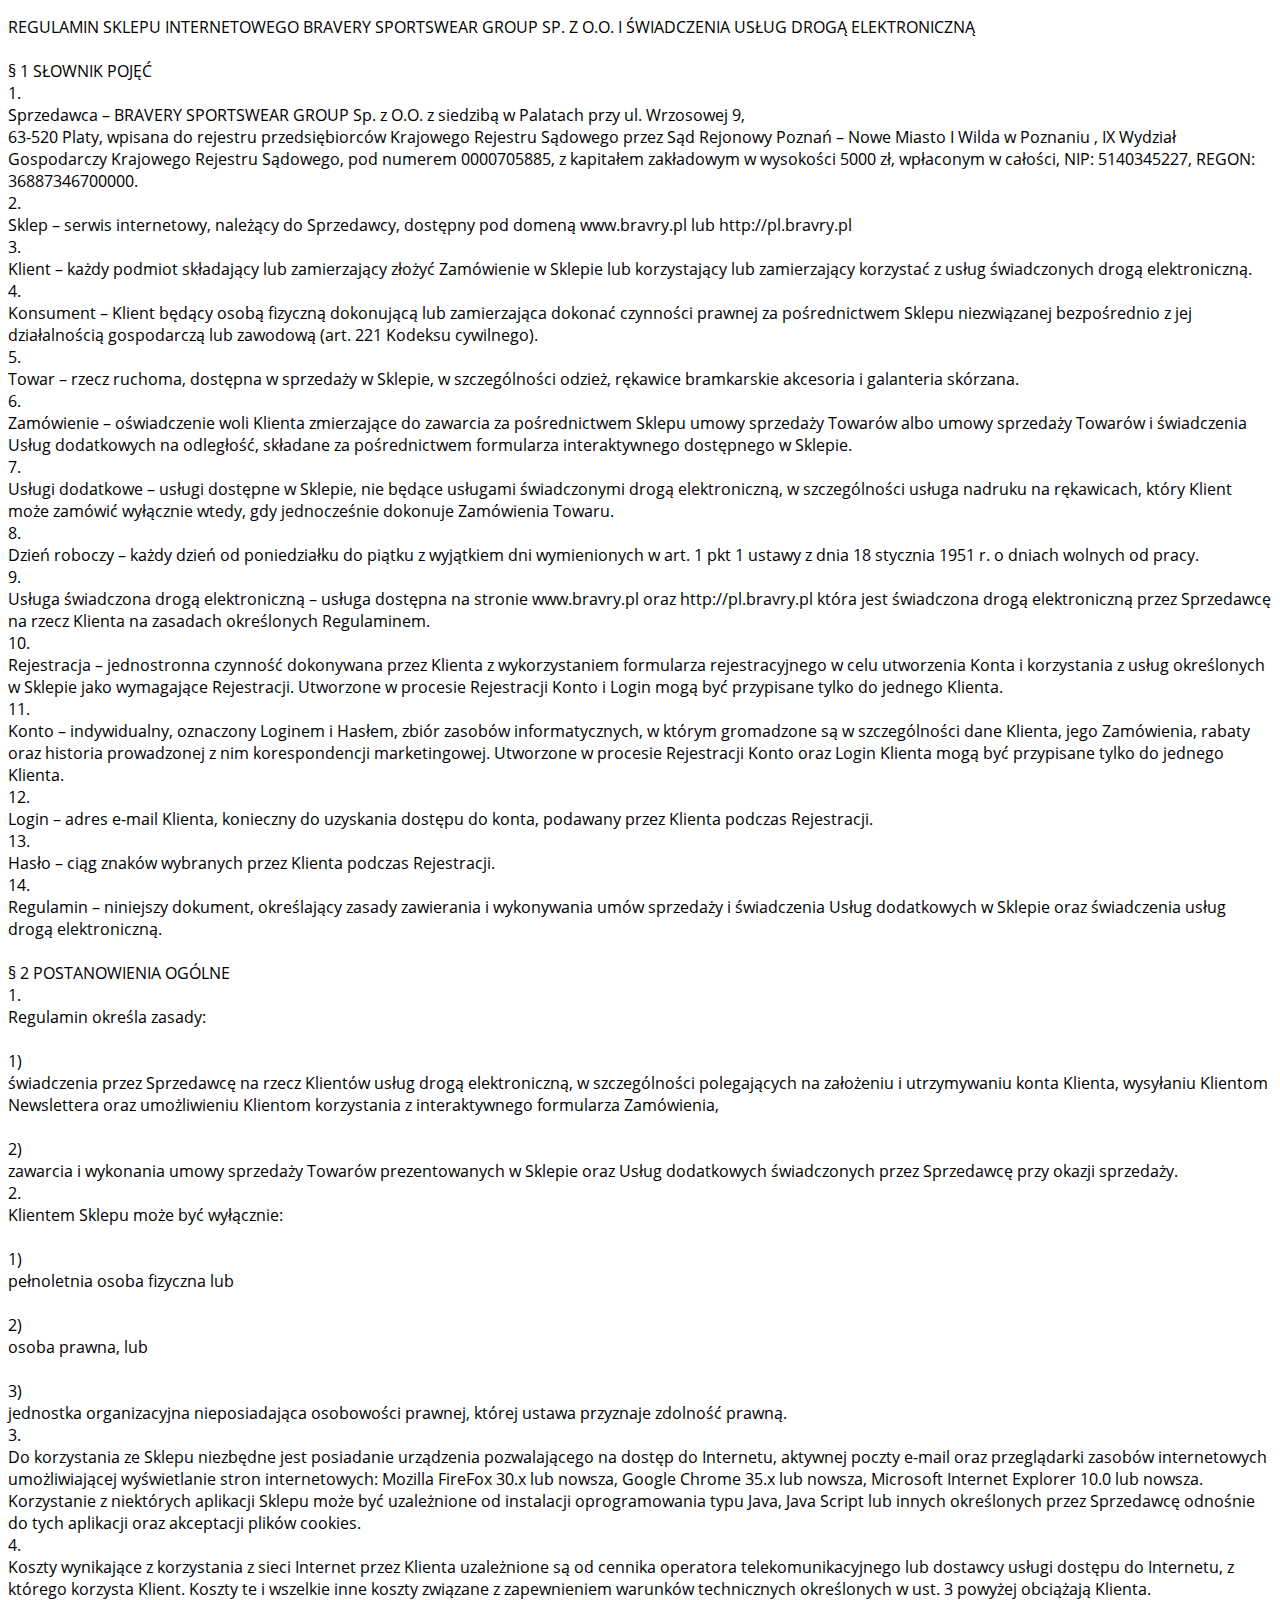
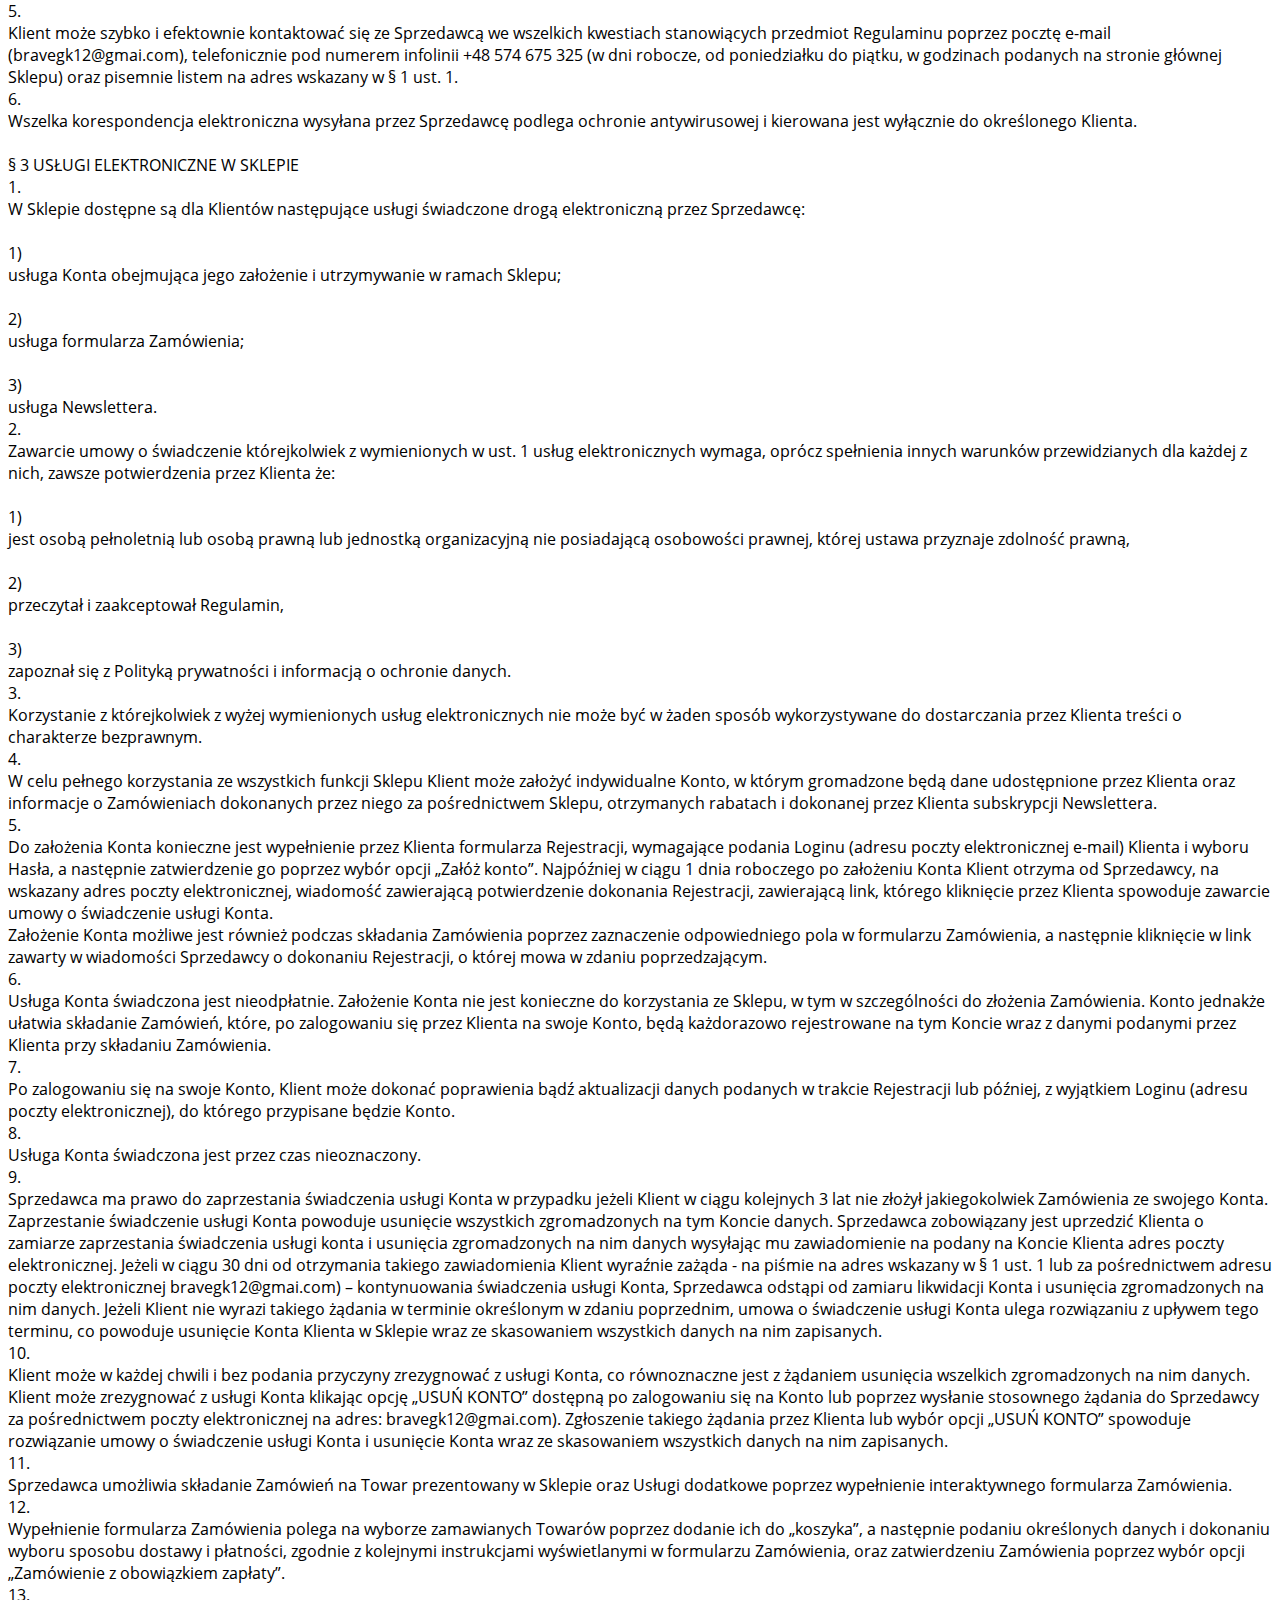
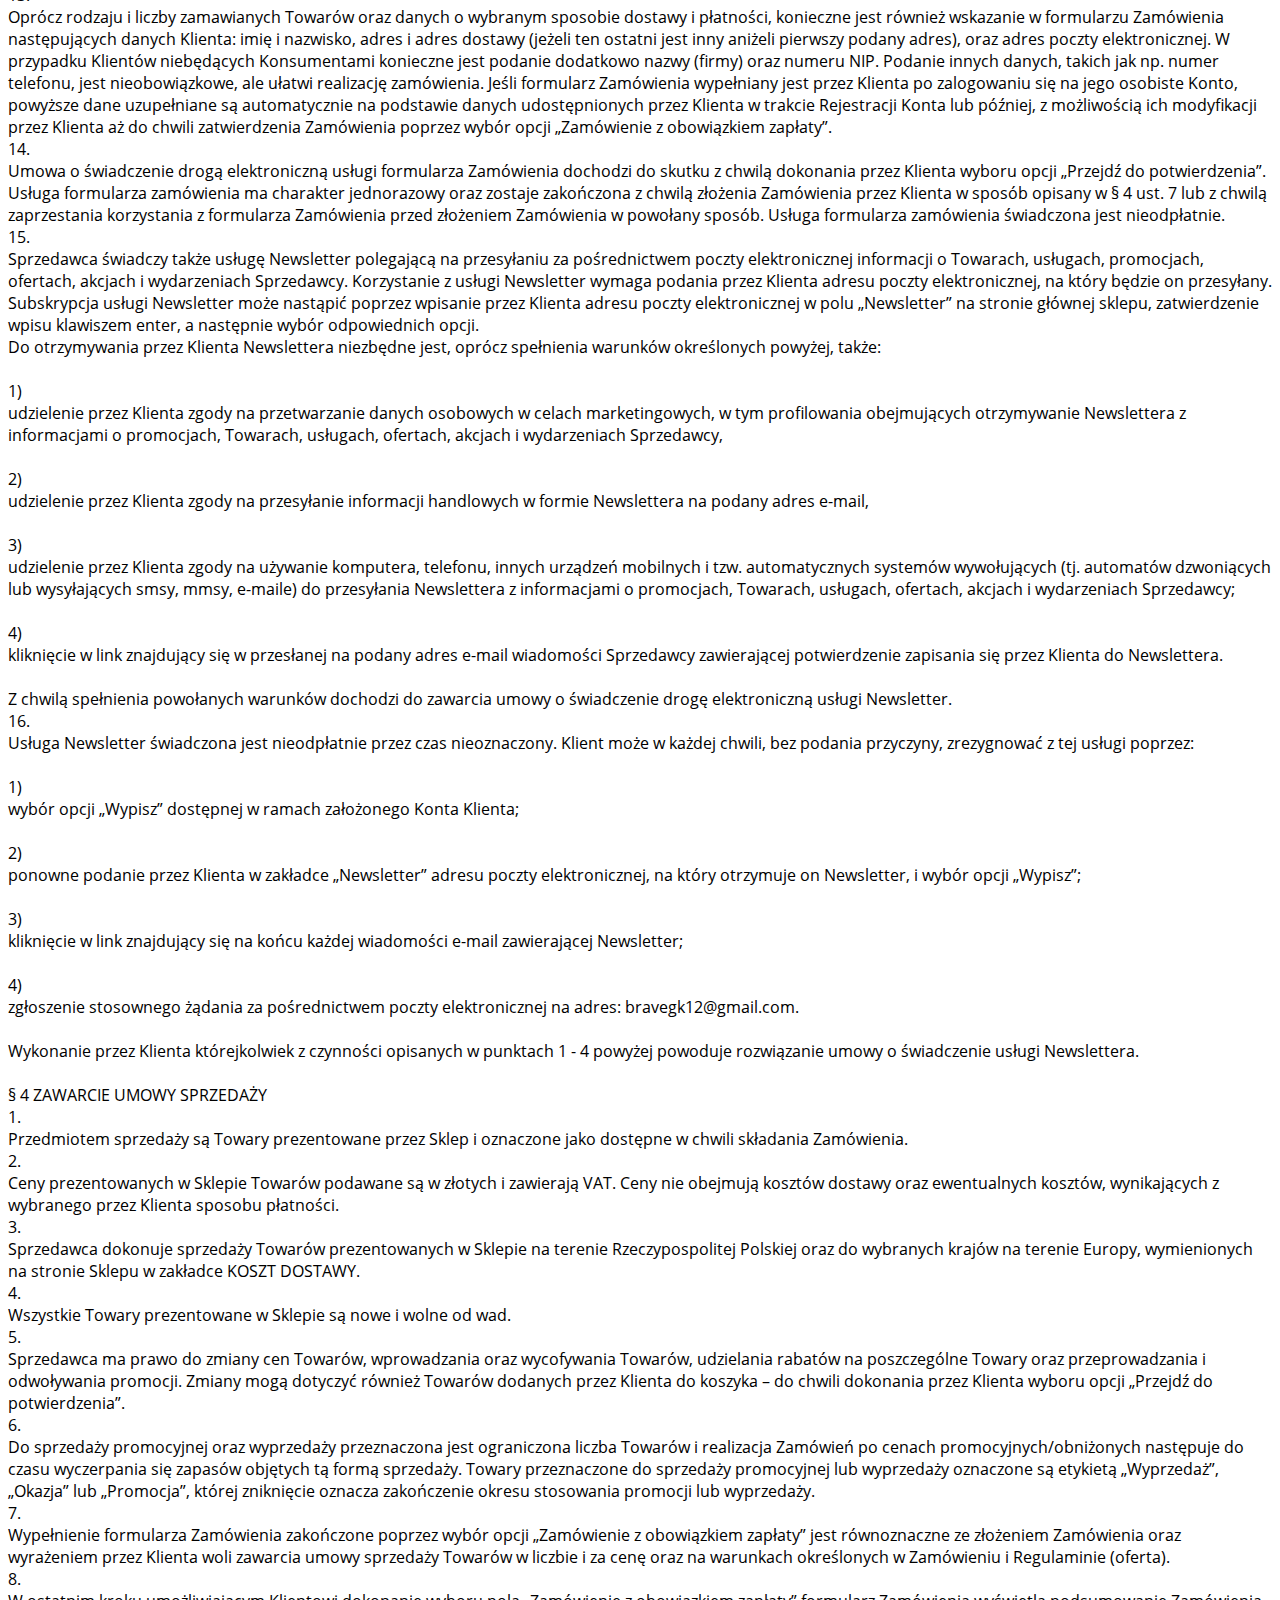
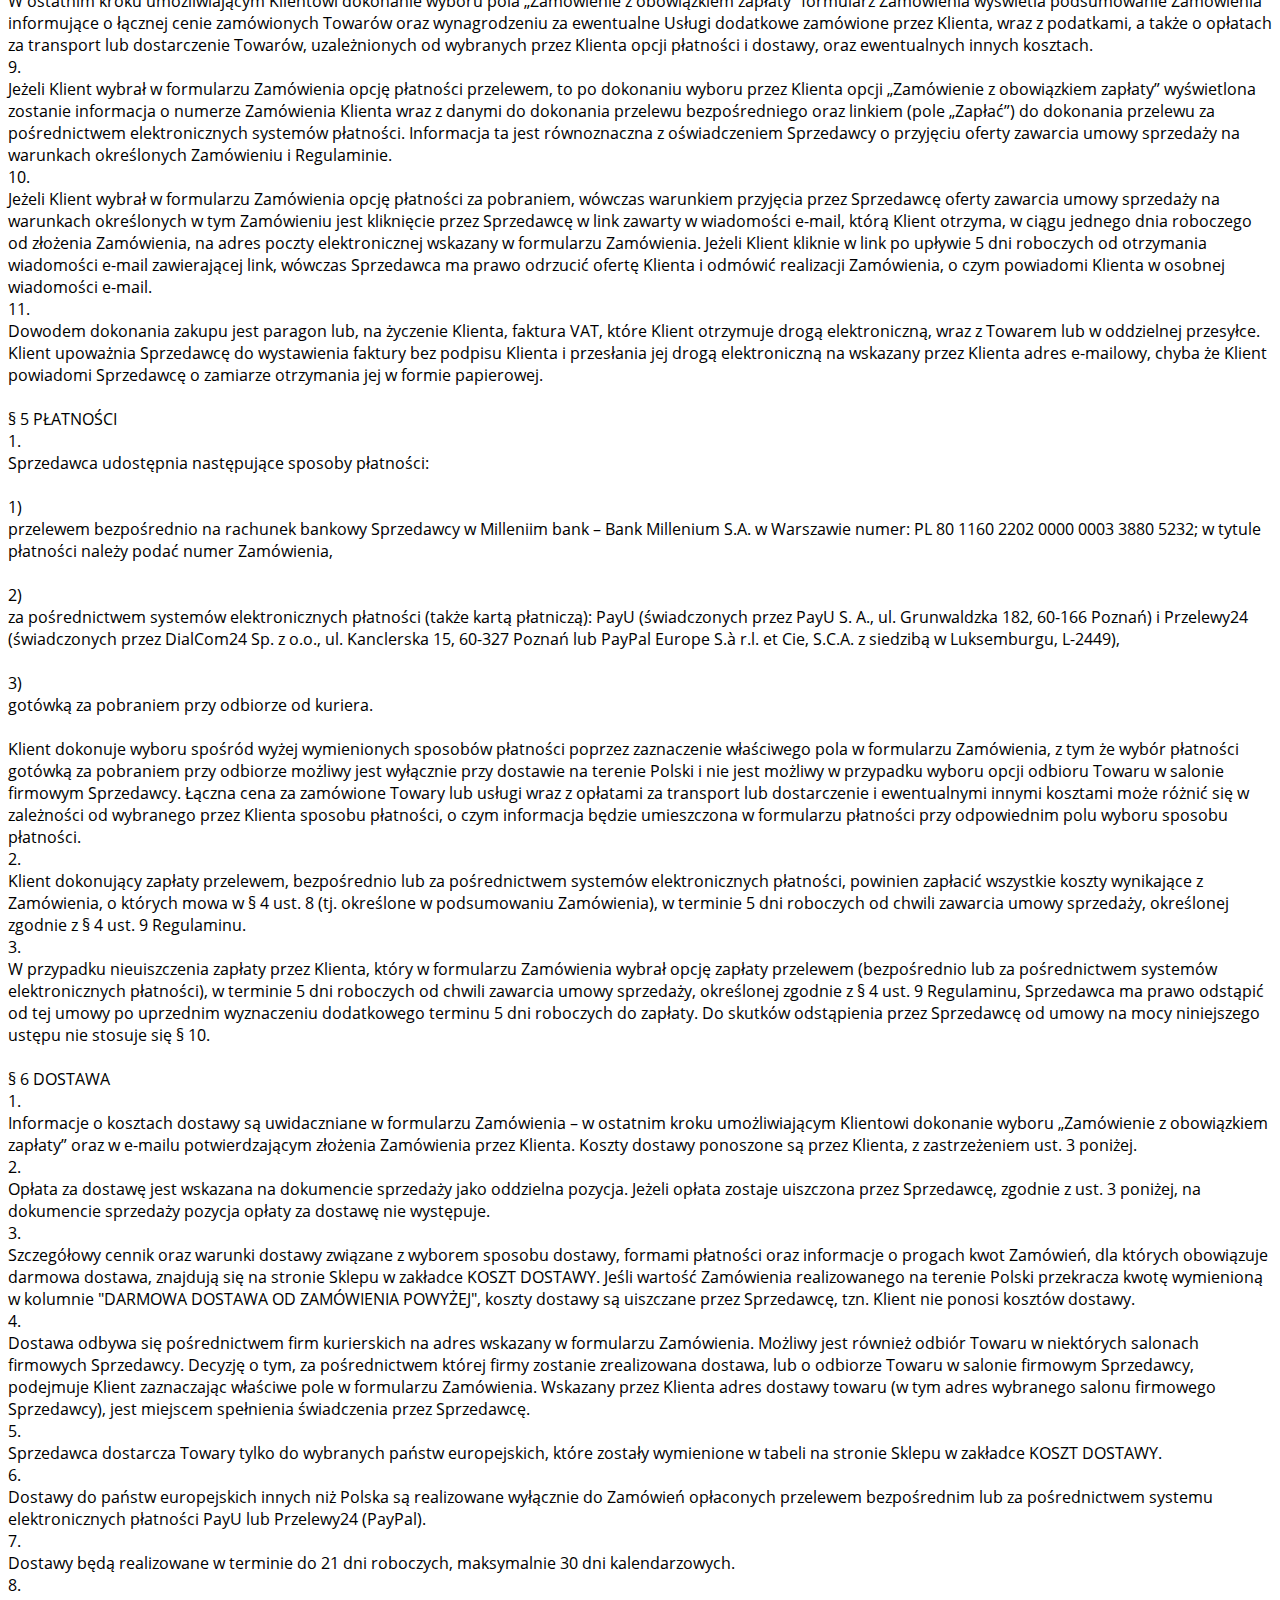
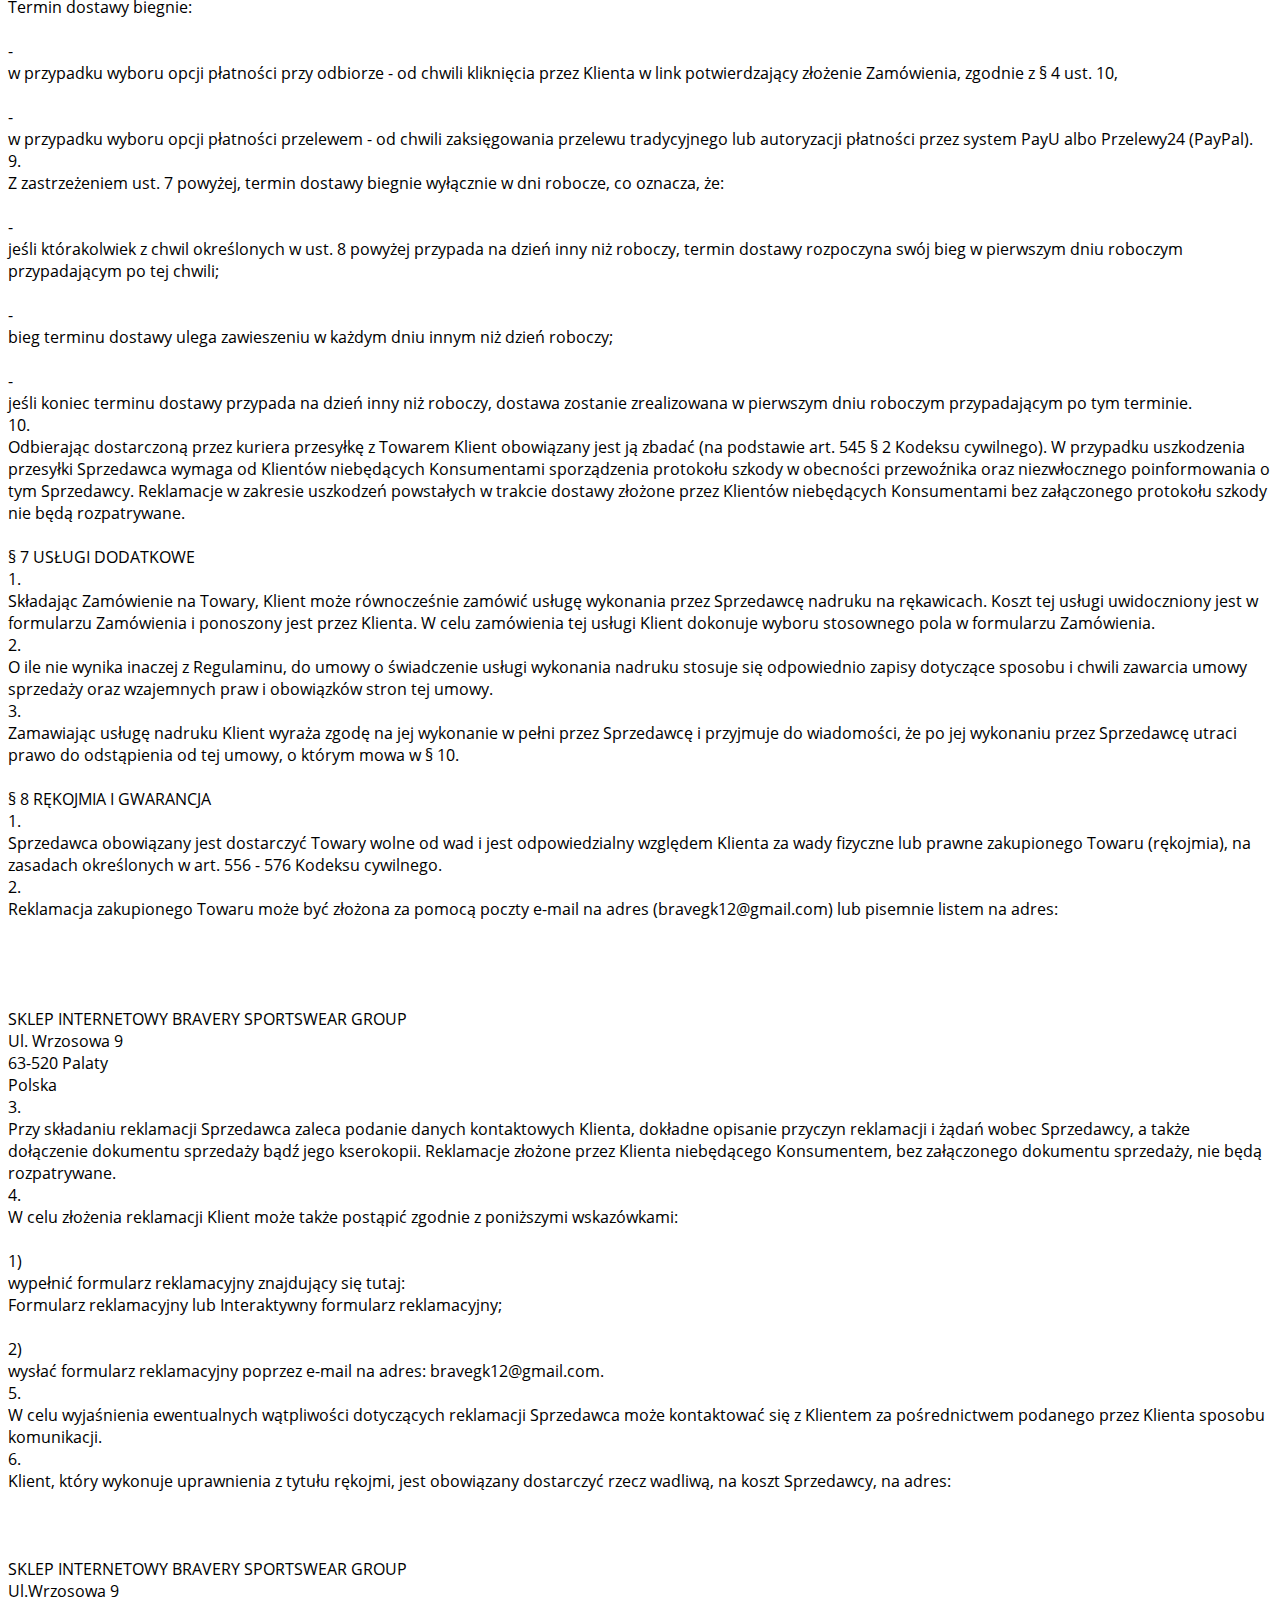
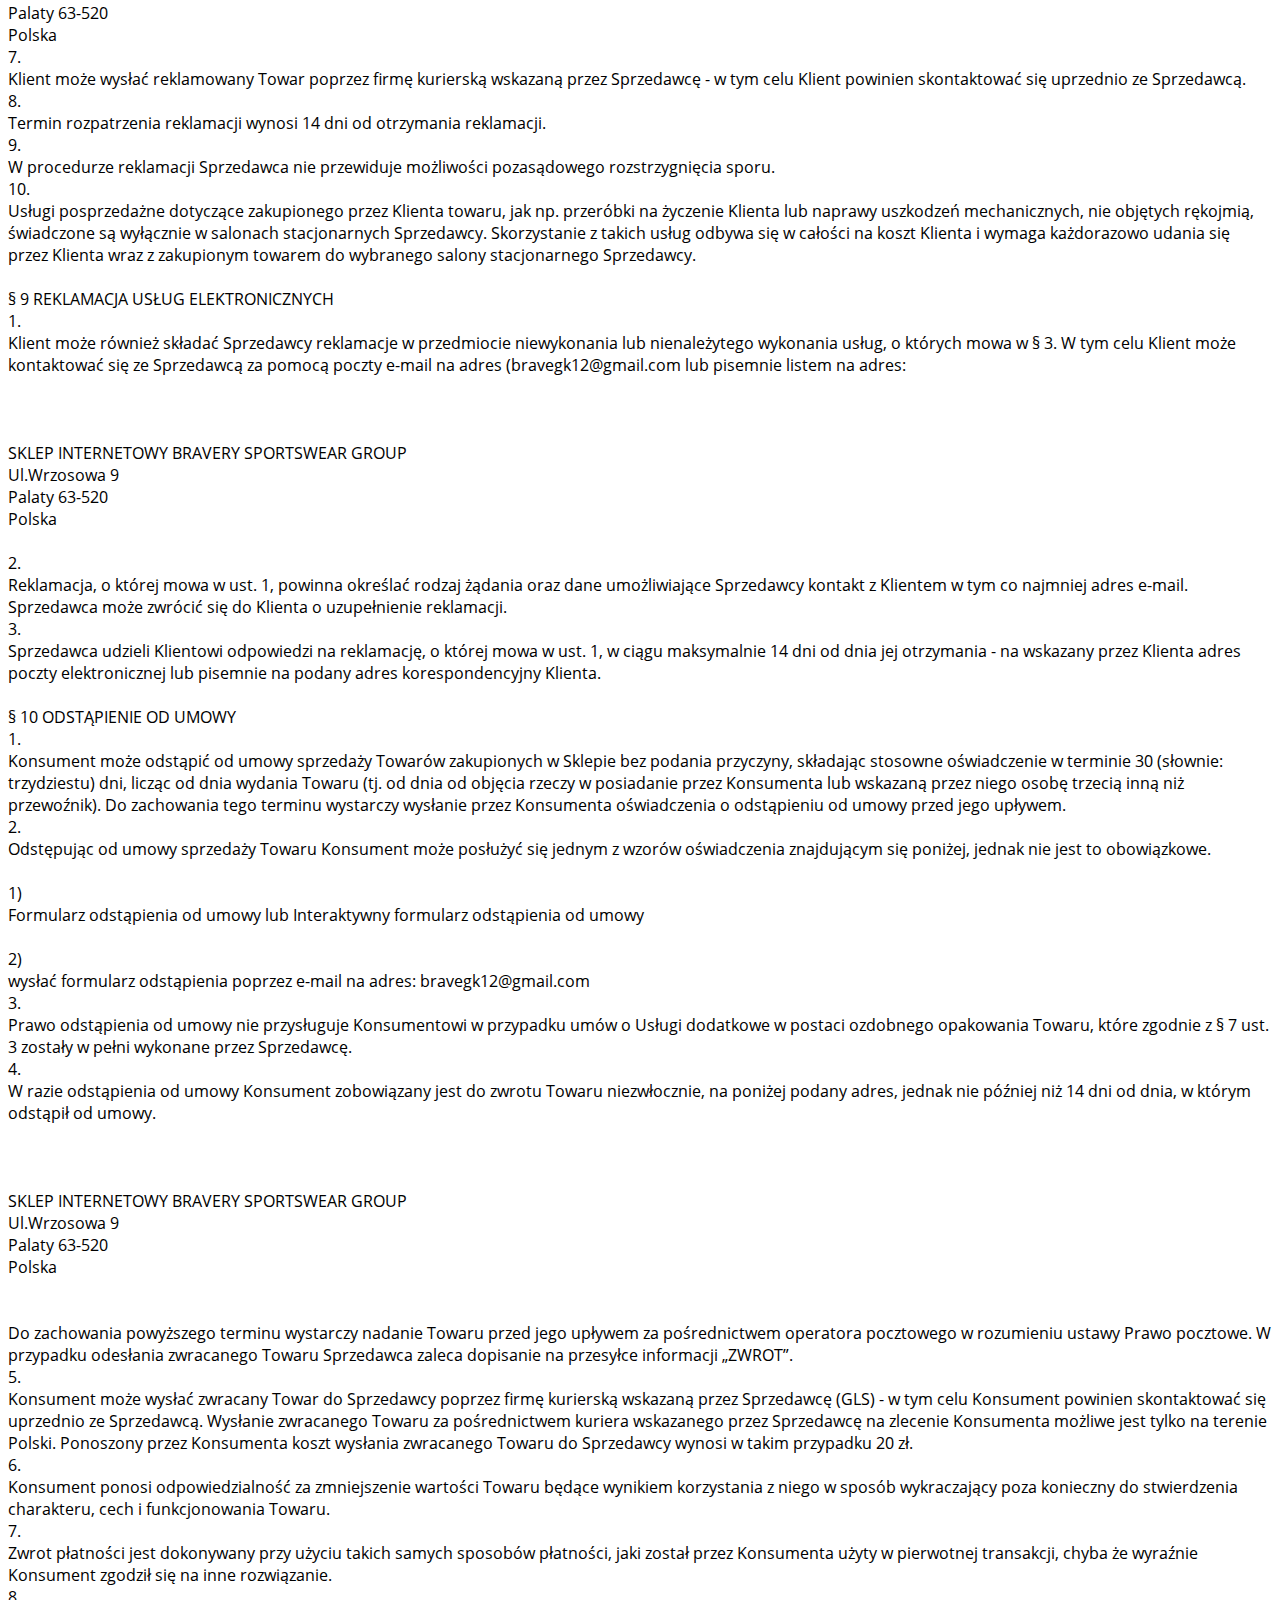
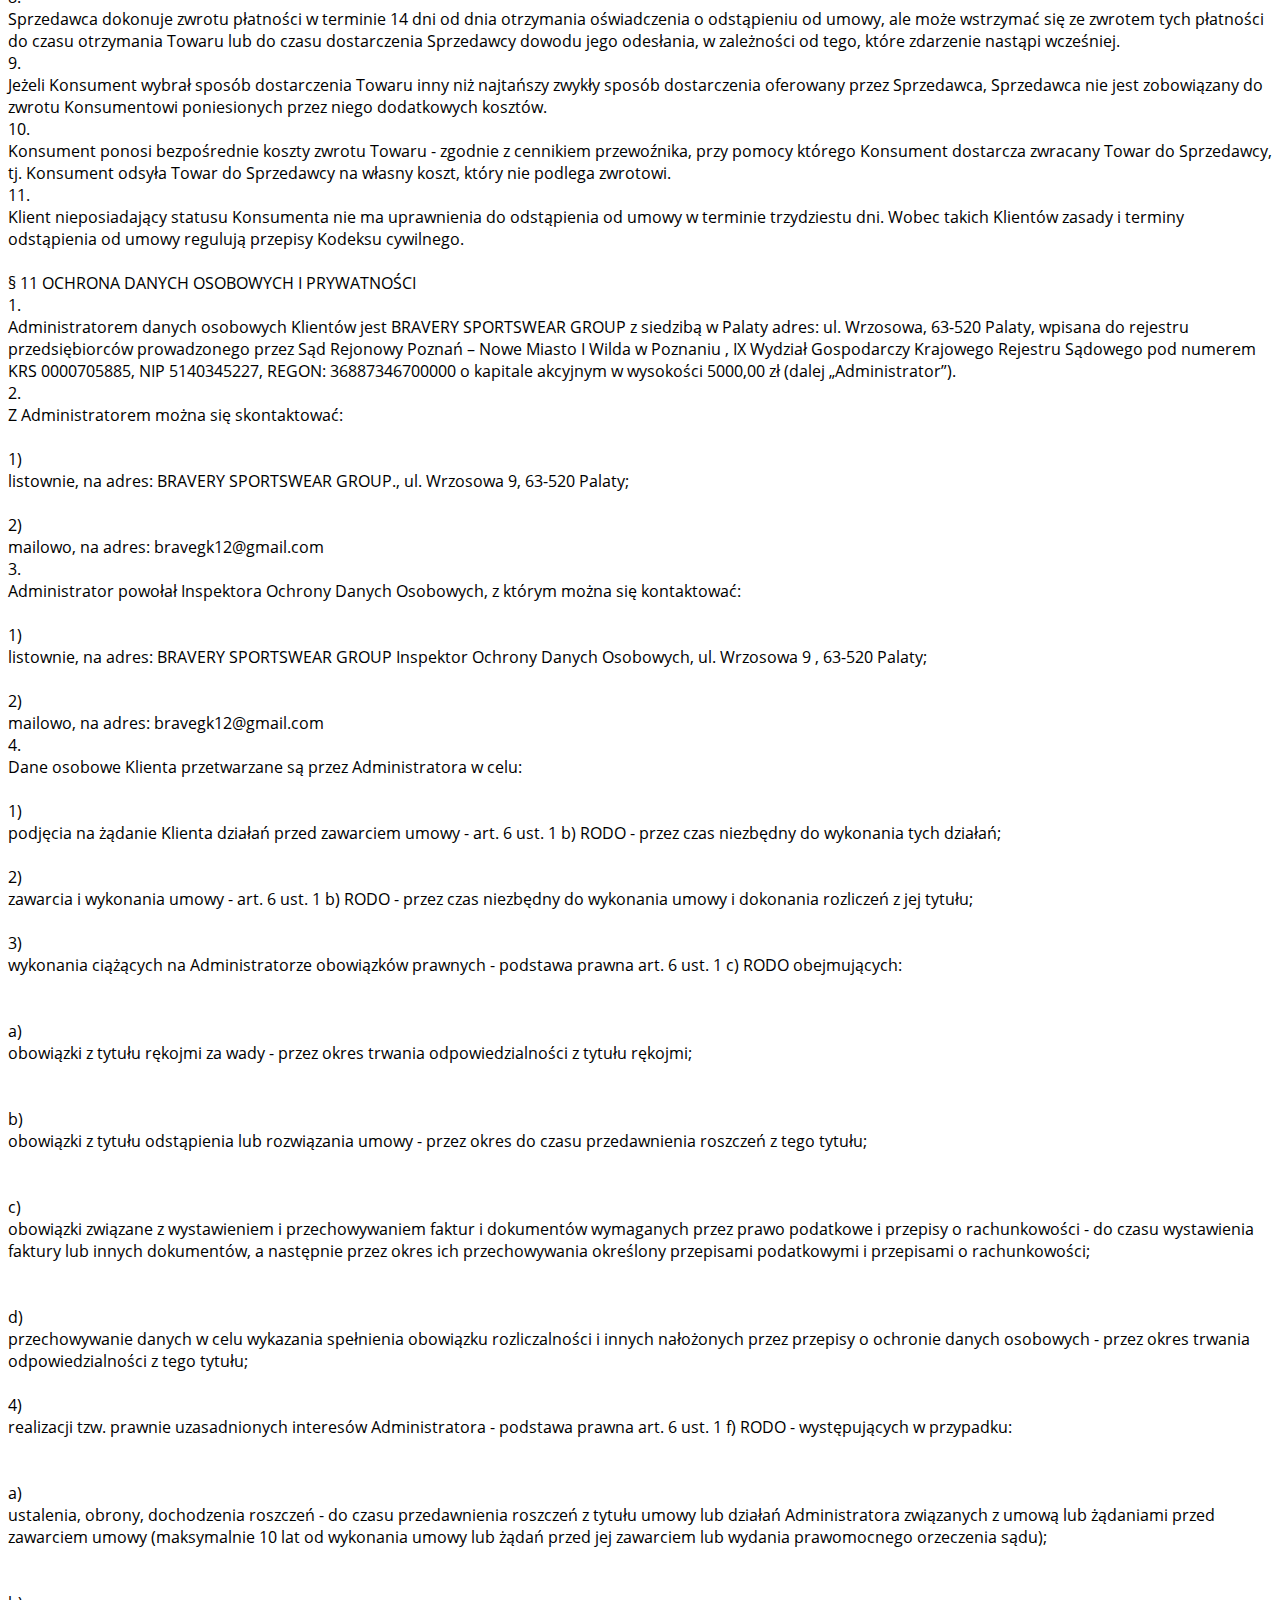
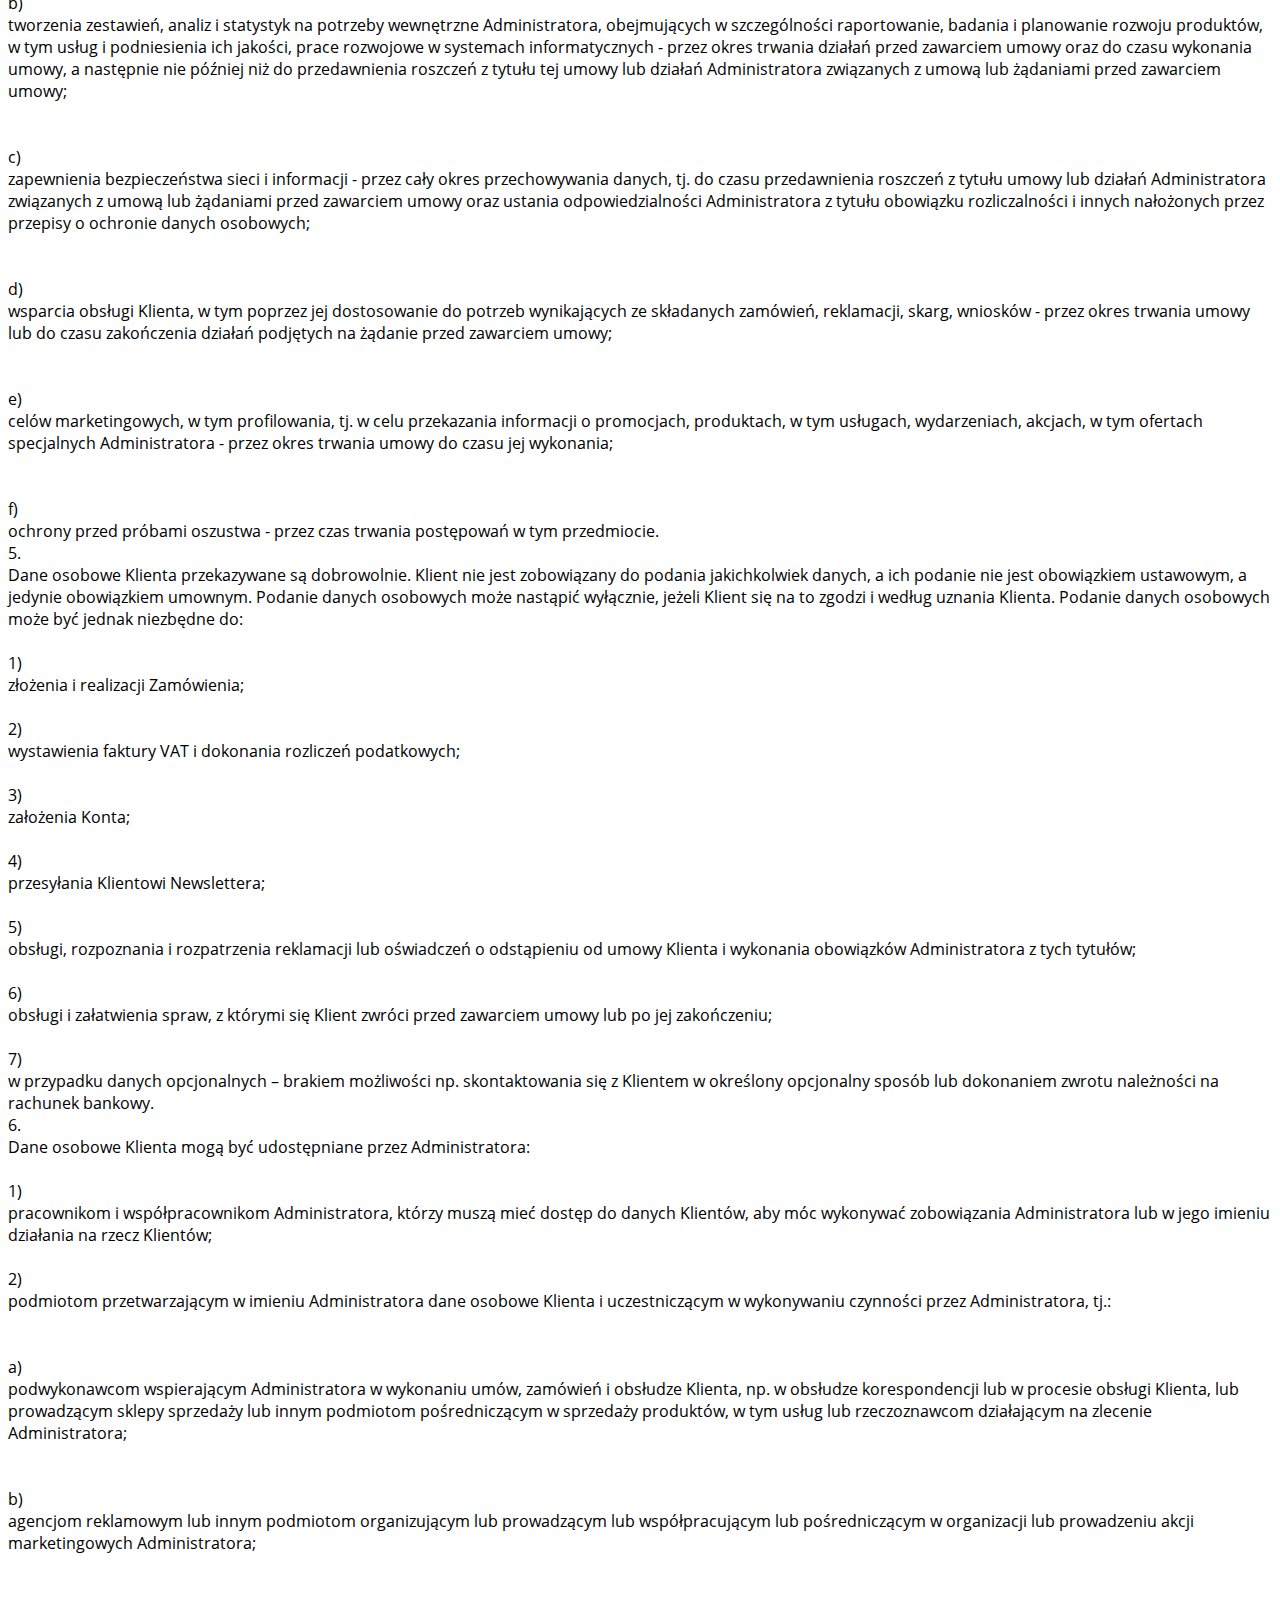
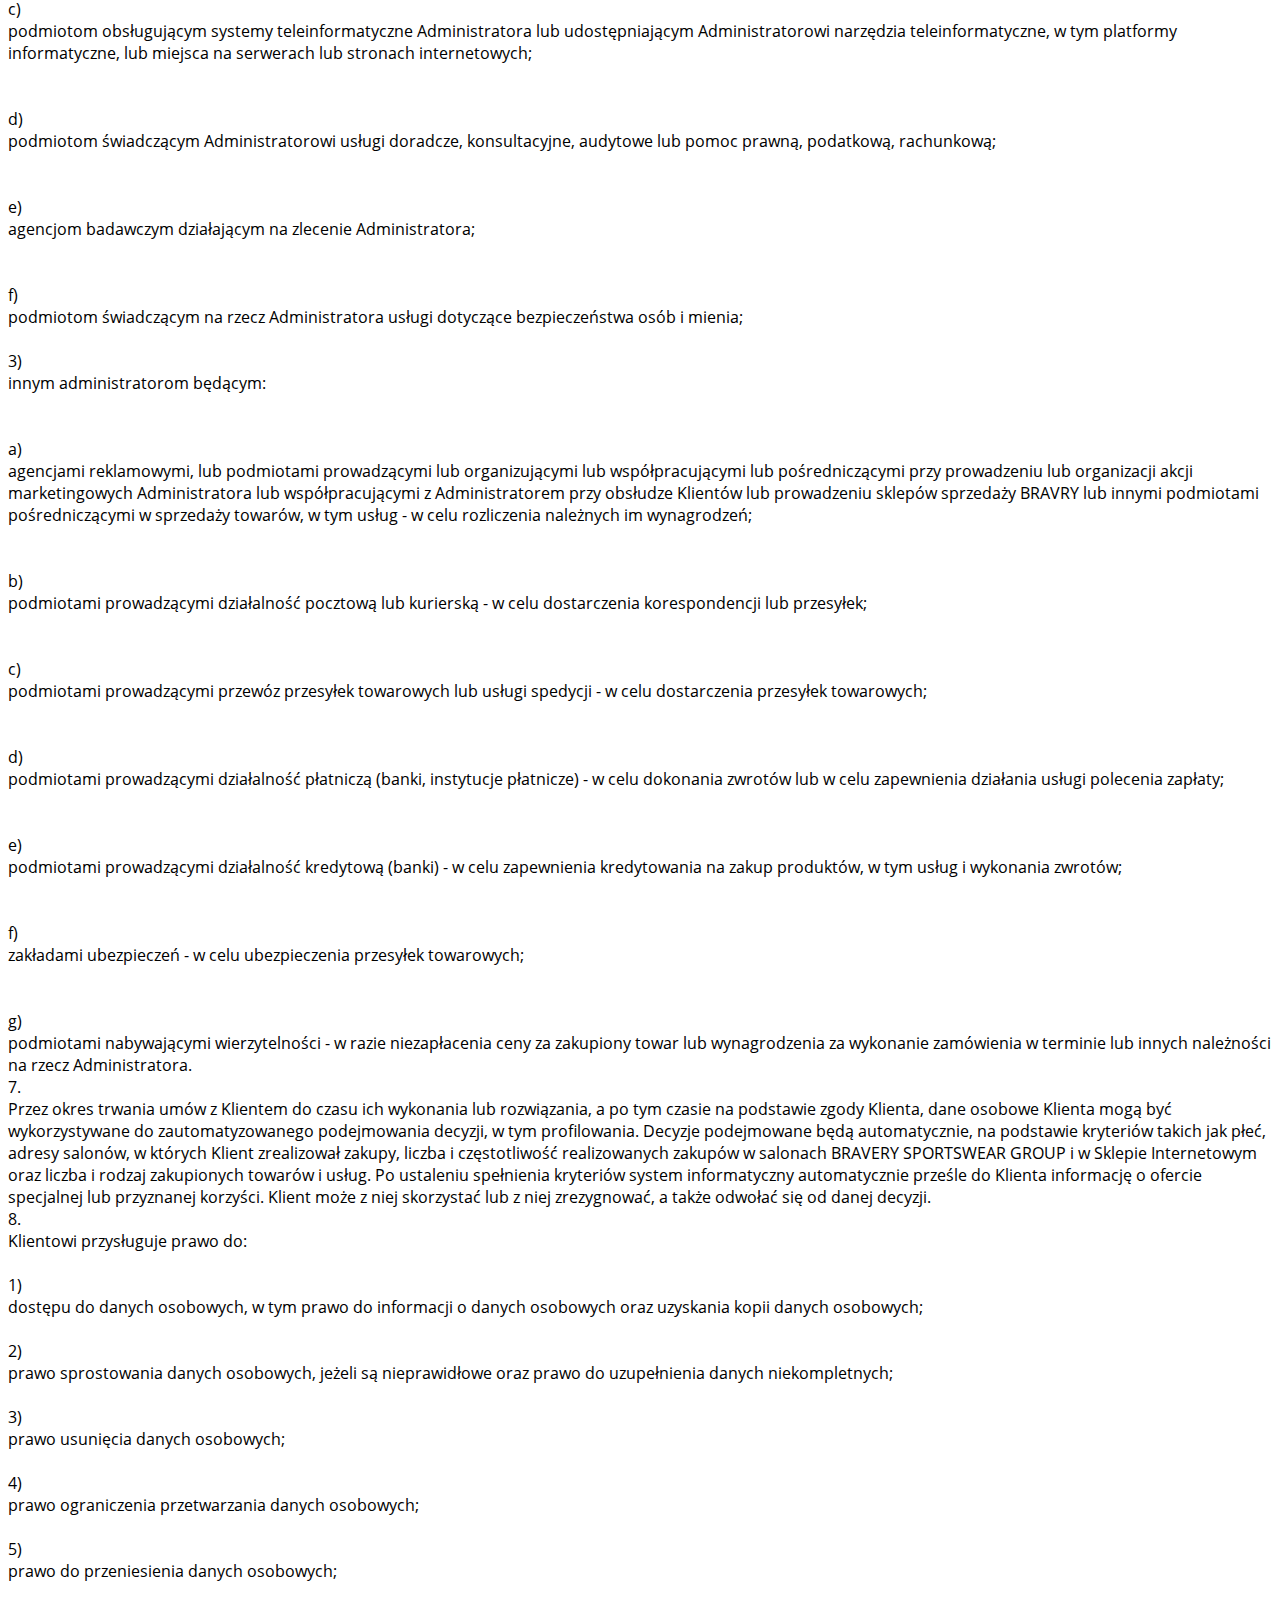
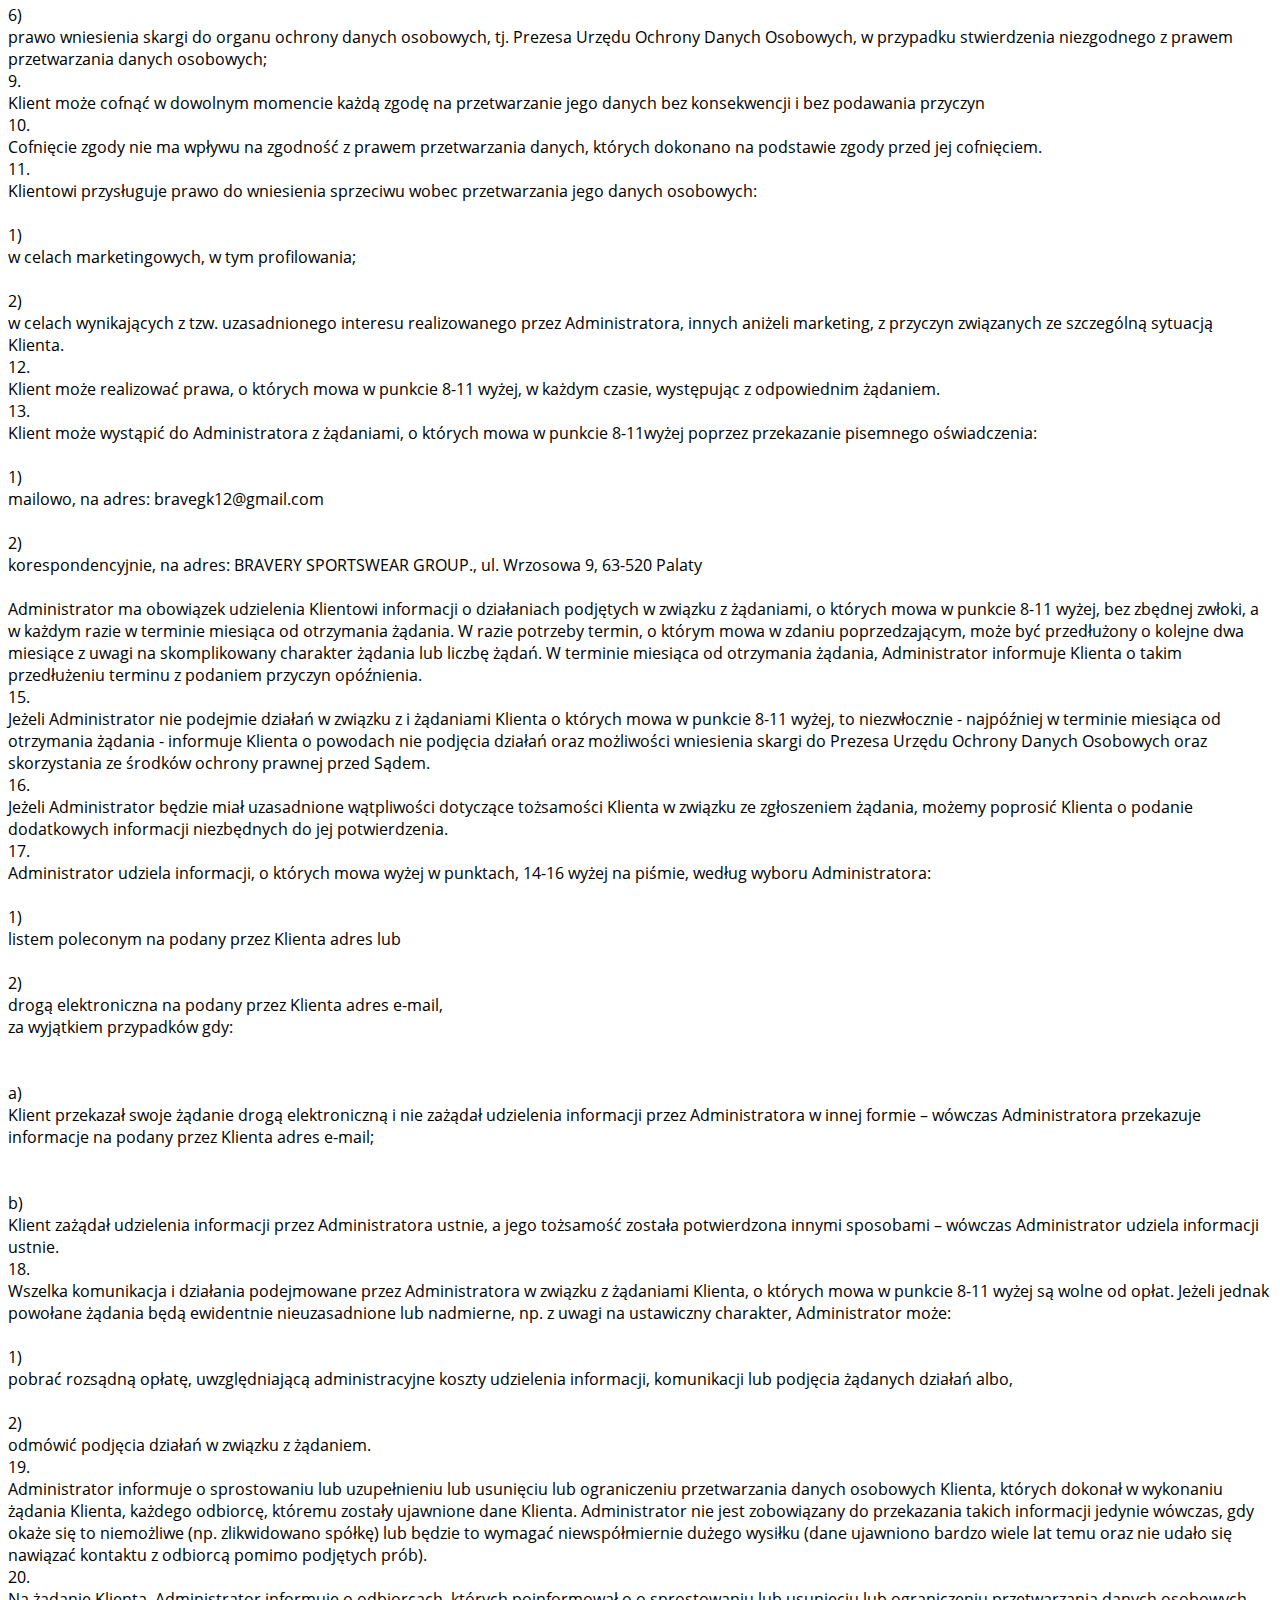
<file: regulamin.html>
<!DOCTYPE html>
<html>
<head>
	<title></title>
	<meta charset="utf-8">
	<meta http-equiv="X-UA-Compatible" content="IE=edge">
	<meta name="viewport" content="width=device-width, user-scalable=no">
	<link rel="icon" type="image/png" href="favicon.png"/>
	<link rel="stylesheet" type="text/css" href="fonts/fonts.css">
</head>
<body>
	<main>
		<p style="white-space: pre-line;font-family: 'OpenSans-Regular';">REGULAMIN SKLEPU INTERNETOWEGO BRAVERY SPORTSWEAR GROUP  SP. Z O.O.  I ŚWIADCZENIA USŁUG DROGĄ ELEKTRONICZNĄ

			§ 1 SŁOWNIK POJĘĆ
			1.
			Sprzedawca – BRAVERY SPORTSWEAR GROUP Sp. z O.O.  z siedzibą w Palatach przy ul. Wrzosowej 9, 
			63-520 Platy, wpisana do rejestru przedsiębiorców Krajowego Rejestru Sądowego przez Sąd Rejonowy Poznań – Nowe Miasto I Wilda w Poznaniu , IX Wydział Gospodarczy Krajowego Rejestru Sądowego, pod numerem 0000705885, z kapitałem zakładowym w wysokości 5000 zł, wpłaconym w całości, NIP: 5140345227, REGON: 36887346700000.
			2.
			Sklep – serwis internetowy, należący do Sprzedawcy, dostępny pod domeną www.bravry.pl lub  http://pl.bravry.pl
			3.
			Klient – każdy podmiot składający lub zamierzający złożyć Zamówienie w Sklepie lub korzystający lub zamierzający korzystać z usług świadczonych drogą elektroniczną.
			4.
			Konsument – Klient będący osobą fizyczną dokonującą lub zamierzająca dokonać czynności prawnej za pośrednictwem Sklepu niezwiązanej bezpośrednio z jej działalnością gospodarczą lub zawodową (art. 221 Kodeksu cywilnego).
			5.
			Towar – rzecz ruchoma, dostępna w sprzedaży w Sklepie, w szczególności odzież, rękawice bramkarskie akcesoria i galanteria skórzana.
			6.
			Zamówienie – oświadczenie woli Klienta zmierzające do zawarcia za pośrednictwem Sklepu umowy sprzedaży Towarów albo umowy sprzedaży Towarów i świadczenia Usług dodatkowych na odległość, składane za pośrednictwem formularza interaktywnego dostępnego w Sklepie.
			7.
			Usługi dodatkowe – usługi dostępne w Sklepie, nie będące usługami świadczonymi drogą elektroniczną, w szczególności usługa nadruku na rękawicach, który Klient może zamówić wyłącznie wtedy, gdy jednocześnie dokonuje Zamówienia Towaru.
			8.
			Dzień roboczy – każdy dzień od poniedziałku do piątku z wyjątkiem dni wymienionych w art. 1 pkt 1 ustawy z dnia 18 stycznia 1951 r. o dniach wolnych od pracy.
			9.
			Usługa świadczona drogą elektroniczną – usługa dostępna na stronie www.bravry.pl oraz http://pl.bravry.pl która jest świadczona drogą elektroniczną przez Sprzedawcę na rzecz Klienta na zasadach określonych Regulaminem.
			10.
			Rejestracja –  jednostronna czynność dokonywana przez Klienta z wykorzystaniem formularza rejestracyjnego w celu utworzenia Konta i korzystania z usług określonych w Sklepie jako wymagające Rejestracji. Utworzone w procesie Rejestracji Konto i Login mogą być przypisane tylko do jednego Klienta.
			11.
			Konto – indywidualny, oznaczony Loginem i Hasłem, zbiór zasobów informatycznych, w którym gromadzone są w szczególności dane Klienta, jego Zamówienia, rabaty oraz historia prowadzonej z nim korespondencji marketingowej. Utworzone w procesie Rejestracji Konto oraz Login Klienta mogą być przypisane tylko do jednego Klienta.
			12.
			Login – adres e-mail Klienta, konieczny do uzyskania dostępu do konta, podawany przez Klienta podczas Rejestracji.
			13.
			Hasło – ciąg znaków wybranych przez Klienta podczas Rejestracji.
			14.
			Regulamin – niniejszy dokument, określający zasady zawierania i wykonywania umów sprzedaży i świadczenia Usług dodatkowych w Sklepie oraz świadczenia usług drogą elektroniczną.

			§ 2 POSTANOWIENIA OGÓLNE
			1.
			Regulamin określa zasady:

			1)
			świadczenia przez Sprzedawcę na rzecz Klientów usług drogą elektroniczną, w szczególności polegających na założeniu i utrzymywaniu konta Klienta, wysyłaniu Klientom Newslettera oraz umożliwieniu Klientom korzystania z interaktywnego formularza Zamówienia,

			2)
			zawarcia i wykonania umowy sprzedaży Towarów prezentowanych w Sklepie oraz Usług dodatkowych świadczonych przez Sprzedawcę przy okazji sprzedaży.
			2.
			Klientem Sklepu może być wyłącznie:

			1)
			pełnoletnia osoba fizyczna lub

			2)
			osoba prawna, lub

			3)
			jednostka organizacyjna nieposiadająca osobowości prawnej, której ustawa przyznaje zdolność prawną.
			3.
			Do korzystania ze Sklepu niezbędne jest posiadanie urządzenia pozwalającego na dostęp do Internetu, aktywnej poczty e-mail oraz przeglądarki zasobów internetowych umożliwiającej wyświetlanie stron internetowych: Mozilla FireFox 30.x lub nowsza, Google Chrome 35.x lub nowsza, Microsoft Internet Explorer 10.0 lub nowsza. Korzystanie z niektórych aplikacji Sklepu może być uzależnione od instalacji oprogramowania typu Java, Java Script lub innych określonych przez Sprzedawcę odnośnie do tych aplikacji oraz akceptacji plików cookies.
			4.
			Koszty wynikające z korzystania z sieci Internet przez Klienta uzależnione są od cennika operatora telekomunikacyjnego lub dostawcy usługi dostępu do Internetu, z którego korzysta Klient. Koszty te i wszelkie inne koszty związane z zapewnieniem warunków technicznych określonych w ust. 3 powyżej obciążają Klienta.
			5.
			Klient może szybko i efektownie kontaktować się ze Sprzedawcą we wszelkich kwestiach stanowiących przedmiot Regulaminu poprzez pocztę e-mail (bravegk12@gmai.com), telefonicznie pod numerem infolinii +48 574 675 325 (w dni robocze, od poniedziałku do piątku, w godzinach podanych na stronie głównej Sklepu) oraz pisemnie listem na adres wskazany w § 1 ust. 1.
			6.
			Wszelka korespondencja elektroniczna wysyłana przez Sprzedawcę podlega ochronie antywirusowej i kierowana jest wyłącznie do określonego Klienta.

			§ 3 USŁUGI ELEKTRONICZNE W SKLEPIE
			1.
			W Sklepie dostępne są dla Klientów następujące usługi świadczone drogą elektroniczną przez Sprzedawcę:

			1)
			usługa Konta obejmująca jego założenie i utrzymywanie w ramach Sklepu;

			2)
			usługa formularza Zamówienia;

			3)
			usługa Newslettera.
			2.
			Zawarcie umowy o świadczenie którejkolwiek z wymienionych w ust. 1 usług elektronicznych wymaga, oprócz spełnienia innych warunków przewidzianych dla każdej z nich, zawsze potwierdzenia przez Klienta że:

			1)
			jest osobą pełnoletnią lub osobą prawną lub jednostką organizacyjną nie posiadającą osobowości prawnej, której ustawa przyznaje zdolność prawną,

			2)
			przeczytał i zaakceptował Regulamin,

			3)
			zapoznał się z Polityką prywatności i informacją o ochronie danych.
			3.
			Korzystanie z którejkolwiek z wyżej wymienionych usług elektronicznych nie może być w żaden sposób wykorzystywane do dostarczania przez Klienta treści o charakterze bezprawnym.
			4.
			W celu pełnego korzystania ze wszystkich funkcji Sklepu Klient może założyć indywidualne Konto, w którym gromadzone będą dane udostępnione przez Klienta oraz informacje o Zamówieniach dokonanych przez niego za pośrednictwem Sklepu, otrzymanych rabatach i dokonanej przez Klienta subskrypcji Newslettera.
			5.
			Do założenia Konta konieczne jest wypełnienie przez Klienta formularza Rejestracji, wymagające podania Loginu (adresu poczty elektronicznej e-mail) Klienta i wyboru Hasła, a następnie zatwierdzenie go poprzez wybór opcji „Załóż konto”. Najpóźniej w ciągu 1 dnia roboczego po założeniu Konta Klient otrzyma od Sprzedawcy, na wskazany adres poczty elektronicznej, wiadomość zawierającą potwierdzenie dokonania Rejestracji, zawierającą link, którego kliknięcie przez Klienta spowoduje zawarcie umowy o świadczenie usługi Konta.
			Założenie Konta możliwe jest również podczas składania Zamówienia poprzez zaznaczenie odpowiedniego pola w formularzu Zamówienia, a następnie kliknięcie w link zawarty w wiadomości Sprzedawcy o dokonaniu Rejestracji, o której mowa w zdaniu poprzedzającym.
			6.
			Usługa Konta świadczona jest nieodpłatnie. Założenie Konta nie jest konieczne do korzystania ze Sklepu, w tym w szczególności do złożenia Zamówienia. Konto jednakże ułatwia składanie Zamówień, które, po zalogowaniu się przez Klienta na swoje Konto, będą każdorazowo rejestrowane na tym Koncie wraz z danymi podanymi przez Klienta przy składaniu Zamówienia.
			7.
			Po zalogowaniu się na swoje Konto, Klient może dokonać poprawienia bądź aktualizacji danych podanych w trakcie Rejestracji lub później, z wyjątkiem Loginu (adresu poczty elektronicznej), do którego przypisane będzie Konto.
			8.
			Usługa Konta świadczona jest przez czas nieoznaczony.
			9.
			Sprzedawca ma prawo do zaprzestania świadczenia usługi Konta w przypadku jeżeli Klient w ciągu kolejnych 3 lat nie złożył jakiegokolwiek Zamówienia ze swojego Konta. Zaprzestanie świadczenie usługi Konta powoduje usunięcie wszystkich zgromadzonych na tym Koncie danych. Sprzedawca zobowiązany jest uprzedzić Klienta o zamiarze zaprzestania świadczenia usługi konta i usunięcia zgromadzonych na nim danych wysyłając mu zawiadomienie na podany na Koncie Klienta adres poczty elektronicznej. Jeżeli w ciągu 30 dni od otrzymania takiego zawiadomienia Klient wyraźnie zażąda - na piśmie na adres wskazany w § 1 ust. 1 lub za pośrednictwem adresu poczty elektronicznej bravegk12@gmai.com) – kontynuowania świadczenia usługi Konta, Sprzedawca odstąpi od zamiaru likwidacji Konta i usunięcia zgromadzonych na nim danych. Jeżeli Klient nie wyrazi takiego żądania w terminie określonym w zdaniu poprzednim, umowa o świadczenie usługi Konta ulega rozwiązaniu z upływem tego terminu, co powoduje usunięcie Konta Klienta w Sklepie wraz ze skasowaniem wszystkich danych na nim zapisanych.
			10.
			Klient może w każdej chwili i bez podania przyczyny zrezygnować z usługi Konta, co równoznaczne jest z żądaniem usunięcia wszelkich zgromadzonych na nim danych. Klient może zrezygnować z usługi Konta klikając opcję „USUŃ KONTO” dostępną po zalogowaniu się na Konto lub poprzez wysłanie stosownego żądania do Sprzedawcy za pośrednictwem poczty elektronicznej na adres: bravegk12@gmai.com). Zgłoszenie takiego żądania przez Klienta lub wybór opcji „USUŃ KONTO” spowoduje rozwiązanie umowy o świadczenie usługi Konta i usunięcie Konta wraz ze skasowaniem wszystkich danych na nim zapisanych.
			11.
			Sprzedawca umożliwia składanie Zamówień na Towar prezentowany w Sklepie oraz Usługi dodatkowe poprzez wypełnienie interaktywnego formularza Zamówienia.
			12.
			Wypełnienie formularza Zamówienia polega na wyborze zamawianych Towarów poprzez dodanie ich do „koszyka”, a następnie podaniu określonych danych i dokonaniu wyboru sposobu dostawy i płatności, zgodnie z kolejnymi instrukcjami wyświetlanymi w formularzu Zamówienia, oraz zatwierdzeniu Zamówienia poprzez wybór opcji „Zamówienie z obowiązkiem zapłaty”.
			13.
			Oprócz rodzaju i liczby zamawianych Towarów oraz danych o wybranym sposobie dostawy i płatności, konieczne jest również wskazanie w formularzu Zamówienia następujących danych Klienta: imię i nazwisko, adres i adres dostawy (jeżeli ten ostatni jest inny aniżeli pierwszy podany adres), oraz adres poczty elektronicznej. W przypadku Klientów niebędących Konsumentami konieczne jest podanie dodatkowo nazwy (firmy) oraz numeru NIP. Podanie innych danych, takich jak np. numer telefonu, jest nieobowiązkowe, ale ułatwi realizację zamówienia. Jeśli formularz Zamówienia wypełniany jest przez Klienta po zalogowaniu się na jego osobiste Konto, powyższe dane uzupełniane są automatycznie na podstawie danych udostępnionych przez Klienta w trakcie Rejestracji Konta lub później, z możliwością ich modyfikacji przez Klienta aż do chwili zatwierdzenia Zamówienia poprzez wybór opcji „Zamówienie z obowiązkiem zapłaty”.
			14.
			Umowa o świadczenie drogą elektroniczną usługi formularza Zamówienia dochodzi do skutku z chwilą dokonania przez Klienta wyboru opcji „Przejdź do potwierdzenia”. Usługa formularza zamówienia ma charakter jednorazowy oraz zostaje zakończona z chwilą złożenia Zamówienia przez Klienta w sposób opisany w § 4 ust. 7 lub z chwilą zaprzestania korzystania z formularza Zamówienia przed złożeniem Zamówienia w powołany sposób. Usługa formularza zamówienia świadczona jest nieodpłatnie.
			15.
			Sprzedawca świadczy także usługę Newsletter polegającą na przesyłaniu za pośrednictwem poczty elektronicznej informacji o Towarach, usługach, promocjach, ofertach, akcjach i wydarzeniach Sprzedawcy. Korzystanie z usługi Newsletter wymaga podania przez Klienta adresu poczty elektronicznej, na który będzie on przesyłany. Subskrypcja usługi Newsletter może nastąpić poprzez wpisanie przez Klienta adresu poczty elektronicznej w polu „Newsletter” na stronie głównej sklepu, zatwierdzenie wpisu klawiszem enter, a następnie wybór odpowiednich opcji.
			Do otrzymywania przez Klienta Newslettera niezbędne jest, oprócz spełnienia warunków określonych powyżej, także:

			1)
			udzielenie przez Klienta zgody na przetwarzanie danych osobowych w celach marketingowych, w tym profilowania obejmujących otrzymywanie Newslettera z informacjami o promocjach, Towarach, usługach, ofertach, akcjach i wydarzeniach Sprzedawcy,

			2)
			udzielenie przez Klienta zgody na przesyłanie informacji handlowych w formie Newslettera na podany adres e-mail,

			3)
			udzielenie przez Klienta zgody na używanie komputera, telefonu, innych urządzeń mobilnych i tzw. automatycznych systemów wywołujących (tj. automatów dzwoniących lub wysyłających smsy, mmsy, e-maile) do przesyłania Newslettera z informacjami o promocjach, Towarach, usługach, ofertach, akcjach i wydarzeniach Sprzedawcy;

			4)
			kliknięcie w link znajdujący się w przesłanej na podany adres e-mail wiadomości Sprzedawcy zawierającej potwierdzenie zapisania się przez Klienta do Newslettera.

			Z chwilą spełnienia powołanych warunków dochodzi do zawarcia umowy o świadczenie drogę elektroniczną usługi Newsletter.
			16.
			Usługa Newsletter świadczona jest nieodpłatnie przez czas nieoznaczony. Klient może w każdej chwili, bez podania przyczyny, zrezygnować z tej usługi poprzez:

			1)
			wybór opcji „Wypisz” dostępnej w ramach założonego Konta Klienta;

			2)
			ponowne podanie przez Klienta w zakładce „Newsletter” adresu poczty elektronicznej, na który otrzymuje on Newsletter, i wybór opcji „Wypisz”;

			3)
			kliknięcie w link znajdujący się na końcu każdej wiadomości e-mail zawierającej Newsletter;

			4)
			zgłoszenie stosownego żądania za pośrednictwem poczty elektronicznej na adres: bravegk12@gmail.com.

			Wykonanie przez Klienta którejkolwiek z czynności opisanych w punktach 1 - 4 powyżej powoduje rozwiązanie umowy o świadczenie usługi Newslettera.

			§ 4 ZAWARCIE UMOWY SPRZEDAŻY
			1.
			Przedmiotem sprzedaży są Towary prezentowane przez Sklep i oznaczone jako dostępne w chwili składania Zamówienia.
			2.
			Ceny prezentowanych w Sklepie Towarów podawane są w złotych i zawierają VAT. Ceny nie obejmują kosztów dostawy oraz ewentualnych kosztów, wynikających z wybranego przez Klienta sposobu płatności.
			3.
			Sprzedawca dokonuje sprzedaży Towarów prezentowanych w Sklepie na terenie Rzeczypospolitej Polskiej oraz do wybranych krajów na terenie Europy, wymienionych na stronie Sklepu w zakładce KOSZT DOSTAWY.
			4.
			Wszystkie Towary prezentowane w Sklepie są nowe i wolne od wad.
			5.
			Sprzedawca ma prawo do zmiany cen Towarów, wprowadzania oraz wycofywania Towarów, udzielania rabatów na poszczególne Towary oraz przeprowadzania i odwoływania promocji. Zmiany mogą dotyczyć również Towarów dodanych przez Klienta do koszyka – do chwili dokonania przez Klienta wyboru opcji „Przejdź do potwierdzenia”.
			6.
			Do sprzedaży promocyjnej oraz wyprzedaży przeznaczona jest ograniczona liczba Towarów i realizacja Zamówień po cenach promocyjnych/obniżonych następuje do czasu wyczerpania się zapasów objętych tą formą sprzedaży. Towary przeznaczone do sprzedaży promocyjnej lub wyprzedaży oznaczone są etykietą „Wyprzedaż”, „Okazja” lub „Promocja”, której zniknięcie oznacza zakończenie okresu stosowania promocji lub wyprzedaży.
			7.
			Wypełnienie formularza Zamówienia zakończone poprzez wybór opcji „Zamówienie z obowiązkiem zapłaty” jest równoznaczne ze złożeniem Zamówienia oraz wyrażeniem przez Klienta woli zawarcia umowy sprzedaży Towarów w liczbie i za cenę oraz na warunkach określonych w Zamówieniu i Regulaminie (oferta).
			8.
			W ostatnim kroku umożliwiającym Klientowi dokonanie wyboru pola „Zamówienie z obowiązkiem zapłaty” formularz Zamówienia wyświetla podsumowanie Zamówienia informujące o łącznej cenie zamówionych Towarów oraz wynagrodzeniu za ewentualne Usługi dodatkowe zamówione przez Klienta, wraz z podatkami, a także o opłatach za transport lub dostarczenie Towarów, uzależnionych od wybranych przez Klienta opcji płatności i dostawy, oraz ewentualnych innych kosztach.
			9.
			Jeżeli Klient wybrał w formularzu Zamówienia opcję płatności przelewem, to po dokonaniu wyboru przez Klienta opcji „Zamówienie z obowiązkiem zapłaty” wyświetlona zostanie informacja o numerze Zamówienia Klienta wraz z danymi do dokonania przelewu bezpośredniego oraz linkiem (pole „Zapłać”) do dokonania przelewu za pośrednictwem elektronicznych systemów płatności. Informacja ta jest równoznaczna z oświadczeniem Sprzedawcy o przyjęciu oferty zawarcia umowy sprzedaży na warunkach określonych Zamówieniu i Regulaminie.
			10.
			Jeżeli Klient wybrał w formularzu Zamówienia opcję płatności za pobraniem, wówczas warunkiem przyjęcia przez Sprzedawcę oferty zawarcia umowy sprzedaży na warunkach określonych w tym Zamówieniu jest kliknięcie przez Sprzedawcę w link zawarty w wiadomości e-mail, którą Klient otrzyma, w ciągu jednego dnia roboczego od złożenia Zamówienia, na adres poczty elektronicznej wskazany w formularzu Zamówienia. Jeżeli Klient kliknie w link po upływie 5 dni roboczych od otrzymania wiadomości e-mail zawierającej link, wówczas Sprzedawca ma prawo odrzucić ofertę Klienta i odmówić realizacji Zamówienia, o czym powiadomi Klienta w osobnej wiadomości e-mail.
			11.
			Dowodem dokonania zakupu jest paragon lub, na życzenie Klienta, faktura VAT, które Klient otrzymuje drogą elektroniczną, wraz z Towarem lub w oddzielnej przesyłce. Klient upoważnia Sprzedawcę do wystawienia faktury bez podpisu Klienta i przesłania jej drogą elektroniczną na wskazany przez Klienta adres e-mailowy, chyba że Klient powiadomi Sprzedawcę o zamiarze otrzymania jej w formie papierowej.

			§ 5 PŁATNOŚCI
			1.
			Sprzedawca udostępnia następujące sposoby płatności:

			1)
			przelewem bezpośrednio na rachunek bankowy Sprzedawcy w Milleniim bank  – Bank Millenium S.A. w Warszawie  numer: PL 80 1160 2202 0000 0003 3880 5232; w tytule płatności należy podać numer Zamówienia,

			2)
			za pośrednictwem systemów elektronicznych płatności (także kartą płatniczą): PayU (świadczonych przez PayU S. A., ul. Grunwaldzka 182, 60-166 Poznań) i Przelewy24 (świadczonych przez DialCom24 Sp. z o.o., ul. Kanclerska 15, 60-327 Poznań lub PayPal Europe S.à r.l. et Cie, S.C.A. z siedzibą w Luksemburgu, L-2449),

			3)
			gotówką za pobraniem przy odbiorze od kuriera.

			Klient dokonuje wyboru spośród wyżej wymienionych sposobów płatności poprzez zaznaczenie właściwego pola w formularzu Zamówienia, z tym że wybór płatności gotówką za pobraniem przy odbiorze możliwy jest wyłącznie przy dostawie na terenie Polski i nie jest możliwy w przypadku wyboru opcji odbioru Towaru w salonie firmowym Sprzedawcy. Łączna cena za zamówione Towary lub usługi wraz z opłatami za transport lub dostarczenie i ewentualnymi innymi kosztami może różnić się w zależności od wybranego przez Klienta sposobu płatności, o czym informacja będzie umieszczona w formularzu płatności przy odpowiednim polu wyboru sposobu płatności.
			2.
			Klient dokonujący zapłaty przelewem, bezpośrednio lub za pośrednictwem systemów elektronicznych płatności, powinien zapłacić wszystkie koszty wynikające z Zamówienia, o których mowa w § 4 ust. 8 (tj. określone w podsumowaniu Zamówienia), w terminie 5 dni roboczych od chwili zawarcia umowy sprzedaży, określonej zgodnie z § 4 ust. 9 Regulaminu.
			3.
			W przypadku nieuiszczenia zapłaty przez Klienta, który w formularzu Zamówienia wybrał opcję zapłaty przelewem (bezpośrednio lub za pośrednictwem systemów elektronicznych płatności), w terminie 5 dni roboczych od chwili zawarcia umowy sprzedaży, określonej zgodnie z § 4 ust. 9 Regulaminu, Sprzedawca ma prawo odstąpić od tej umowy po uprzednim wyznaczeniu dodatkowego terminu 5 dni roboczych do zapłaty. Do skutków odstąpienia przez Sprzedawcę od umowy na mocy niniejszego ustępu nie stosuje się § 10.

			§ 6 DOSTAWA
			1.
			Informacje o kosztach dostawy są uwidaczniane w formularzu Zamówienia – w ostatnim kroku umożliwiającym Klientowi dokonanie wyboru „Zamówienie z obowiązkiem zapłaty” oraz w e-mailu potwierdzającym złożenia Zamówienia przez Klienta. Koszty dostawy ponoszone są przez Klienta, z zastrzeżeniem ust. 3 poniżej.
			2.
			Opłata za dostawę jest wskazana na dokumencie sprzedaży jako oddzielna pozycja. Jeżeli opłata zostaje uiszczona przez Sprzedawcę, zgodnie z ust. 3 poniżej, na dokumencie sprzedaży pozycja opłaty za dostawę nie występuje.
			3.
			Szczegółowy cennik oraz warunki dostawy związane z wyborem sposobu dostawy, formami płatności oraz informacje o progach kwot Zamówień, dla których obowiązuje darmowa dostawa, znajdują się na stronie Sklepu w zakładce KOSZT DOSTAWY. Jeśli wartość Zamówienia realizowanego na terenie Polski przekracza kwotę wymienioną w kolumnie "DARMOWA DOSTAWA OD ZAMÓWIENIA POWYŻEJ", koszty dostawy są uiszczane przez Sprzedawcę, tzn. Klient nie ponosi kosztów dostawy.
			4.
			Dostawa odbywa się pośrednictwem firm kurierskich na adres wskazany w formularzu Zamówienia. Możliwy jest również odbiór Towaru w niektórych salonach firmowych Sprzedawcy. Decyzję o tym, za pośrednictwem której firmy zostanie zrealizowana dostawa, lub o odbiorze Towaru w salonie firmowym Sprzedawcy, podejmuje Klient zaznaczając właściwe pole w formularzu Zamówienia. Wskazany przez Klienta adres dostawy towaru (w tym adres wybranego salonu firmowego Sprzedawcy), jest miejscem spełnienia świadczenia przez Sprzedawcę.
			5.
			Sprzedawca dostarcza Towary tylko do wybranych państw europejskich, które zostały wymienione w tabeli na stronie Sklepu w zakładce KOSZT DOSTAWY.
			6.
			Dostawy do państw europejskich innych niż Polska są realizowane wyłącznie do Zamówień opłaconych przelewem bezpośrednim lub za pośrednictwem systemu elektronicznych płatności PayU lub Przelewy24 (PayPal).
			7.
			Dostawy będą realizowane w terminie do 21 dni roboczych, maksymalnie 30 dni kalendarzowych.
			8.
			Termin dostawy biegnie:

			-
			w przypadku wyboru opcji płatności przy odbiorze - od chwili kliknięcia przez Klienta w link potwierdzający złożenie Zamówienia, zgodnie z § 4 ust. 10,

			-
			w przypadku wyboru opcji płatności przelewem - od chwili zaksięgowania przelewu tradycyjnego lub autoryzacji płatności przez system PayU albo Przelewy24 (PayPal).
			9.
			Z zastrzeżeniem ust. 7 powyżej, termin dostawy biegnie wyłącznie w dni robocze, co oznacza, że:

			-
			jeśli którakolwiek z chwil określonych w ust. 8 powyżej przypada na dzień inny niż roboczy, termin dostawy rozpoczyna swój bieg w pierwszym dniu roboczym przypadającym po tej chwili;

			-
			bieg terminu dostawy ulega zawieszeniu w każdym dniu innym niż dzień roboczy;

			-
			jeśli koniec terminu dostawy przypada na dzień inny niż roboczy, dostawa zostanie zrealizowana w pierwszym dniu roboczym przypadającym po tym terminie.
			10.
			Odbierając dostarczoną przez kuriera przesyłkę z Towarem Klient obowiązany jest ją zbadać (na podstawie art. 545 § 2 Kodeksu cywilnego). W przypadku uszkodzenia przesyłki Sprzedawca wymaga od Klientów niebędących Konsumentami sporządzenia protokołu szkody w obecności przewoźnika oraz niezwłocznego poinformowania o tym Sprzedawcy. Reklamacje w zakresie uszkodzeń powstałych w trakcie dostawy złożone przez Klientów niebędących Konsumentami bez załączonego protokołu szkody nie będą rozpatrywane.

			§ 7 USŁUGI DODATKOWE
			1. 
			Składając Zamówienie na Towary, Klient może równocześnie zamówić usługę wykonania przez Sprzedawcę nadruku na rękawicach. Koszt tej usługi uwidoczniony jest w formularzu Zamówienia i ponoszony jest przez Klienta. W celu zamówienia tej usługi Klient dokonuje wyboru stosownego pola w formularzu Zamówienia.
			2.
			O ile nie wynika inaczej z Regulaminu, do umowy o świadczenie usługi wykonania nadruku stosuje się odpowiednio zapisy dotyczące sposobu i chwili zawarcia umowy sprzedaży oraz wzajemnych praw i obowiązków stron tej umowy.
			3.
			Zamawiając usługę nadruku Klient wyraża zgodę na jej wykonanie w pełni przez Sprzedawcę i przyjmuje do wiadomości, że po jej wykonaniu przez Sprzedawcę utraci prawo do odstąpienia od tej umowy, o którym mowa w § 10.

			§ 8 RĘKOJMIA I GWARANCJA
			1.
			Sprzedawca obowiązany jest dostarczyć Towary wolne od wad i jest odpowiedzialny względem Klienta za wady fizyczne lub prawne zakupionego Towaru (rękojmia), na zasadach określonych w art. 556 - 576 Kodeksu cywilnego.
			2.
			Reklamacja zakupionego Towaru może być złożona za pomocą poczty e-mail na adres (bravegk12@gmail.com) lub pisemnie listem na adres:




			SKLEP INTERNETOWY BRAVERY SPORTSWEAR GROUP
			Ul. Wrzosowa 9
			63-520 Palaty
			Polska
			3.
			Przy składaniu reklamacji Sprzedawca zaleca podanie danych kontaktowych Klienta, dokładne opisanie przyczyn reklamacji i żądań wobec Sprzedawcy, a także dołączenie dokumentu sprzedaży bądź jego kserokopii. Reklamacje złożone przez Klienta niebędącego Konsumentem, bez załączonego dokumentu sprzedaży, nie będą rozpatrywane.
			4.
			W celu złożenia reklamacji Klient może także postąpić zgodnie z poniższymi wskazówkami:

			1)
			wypełnić formularz reklamacyjny znajdujący się tutaj:
			Formularz reklamacyjny lub  Interaktywny formularz reklamacyjny;

			2)
			wysłać formularz reklamacyjny poprzez e-mail na adres: bravegk12@gmail.com.
			5.
			W celu wyjaśnienia ewentualnych wątpliwości dotyczących reklamacji Sprzedawca może kontaktować się z Klientem za pośrednictwem podanego przez Klienta sposobu komunikacji.
			6.
			Klient, który wykonuje uprawnienia z tytułu rękojmi, jest obowiązany dostarczyć rzecz wadliwą, na koszt Sprzedawcy, na adres:



			SKLEP INTERNETOWY BRAVERY SPORTSWEAR GROUP
			Ul.Wrzosowa 9
			Palaty 63-520
			Polska
			7.
			Klient może wysłać reklamowany Towar poprzez firmę kurierską wskazaną przez Sprzedawcę - w tym celu Klient powinien skontaktować się uprzednio ze Sprzedawcą.
			8.
			Termin rozpatrzenia reklamacji wynosi 14 dni od otrzymania reklamacji.
			9.
			W procedurze reklamacji Sprzedawca nie przewiduje możliwości pozasądowego rozstrzygnięcia sporu.
			10.
			Usługi posprzedażne dotyczące zakupionego przez Klienta towaru, jak np. przeróbki na życzenie Klienta lub naprawy uszkodzeń mechanicznych, nie objętych rękojmią, świadczone są wyłącznie w salonach stacjonarnych Sprzedawcy. Skorzystanie z takich usług odbywa się w całości na koszt Klienta i wymaga każdorazowo udania się przez Klienta wraz z zakupionym towarem do wybranego salony stacjonarnego Sprzedawcy.

			§ 9 REKLAMACJA USŁUG ELEKTRONICZNYCH
			1.
			Klient może również składać Sprzedawcy reklamacje w przedmiocie niewykonania lub nienależytego wykonania usług, o których mowa w § 3. W tym celu Klient może kontaktować się ze Sprzedawcą za pomocą poczty e-mail na adres (bravegk12@gmail.com lub pisemnie listem na adres:



			SKLEP INTERNETOWY BRAVERY SPORTSWEAR GROUP
			Ul.Wrzosowa 9
			Palaty 63-520
			Polska

			2.
			Reklamacja, o której mowa w ust. 1, powinna określać rodzaj żądania oraz dane umożliwiające Sprzedawcy kontakt z Klientem w tym co najmniej adres e-mail.
			Sprzedawca może zwrócić się do Klienta o uzupełnienie reklamacji.
			3.
			Sprzedawca udzieli Klientowi odpowiedzi na reklamację, o której mowa w ust. 1, w ciągu maksymalnie 14 dni od dnia jej otrzymania - na wskazany przez Klienta adres poczty elektronicznej lub pisemnie na podany adres korespondencyjny Klienta.

			§ 10 ODSTĄPIENIE OD UMOWY
			1.
			Konsument może odstąpić od umowy sprzedaży Towarów zakupionych w Sklepie bez podania przyczyny, składając stosowne oświadczenie w terminie 30 (słownie: trzydziestu) dni, licząc od dnia wydania Towaru (tj. od dnia od objęcia rzeczy w posiadanie przez Konsumenta lub wskazaną przez niego osobę trzecią inną niż przewoźnik). Do zachowania tego terminu wystarczy wysłanie przez Konsumenta oświadczenia o odstąpieniu od umowy przed jego upływem.
			2.
			Odstępując od umowy sprzedaży Towaru Konsument może posłużyć się jednym z wzorów oświadczenia znajdującym się poniżej, jednak nie jest to obowiązkowe.

			1)
			Formularz odstąpienia od umowy lub  Interaktywny formularz odstąpienia od umowy

			2)
			wysłać formularz odstąpienia poprzez e-mail na adres: bravegk12@gmail.com
			3.
			Prawo odstąpienia od umowy nie przysługuje Konsumentowi w przypadku umów o Usługi dodatkowe w postaci ozdobnego opakowania Towaru, które zgodnie z § 7 ust. 3 zostały w pełni wykonane przez Sprzedawcę.
			4.
			W razie odstąpienia od umowy Konsument zobowiązany jest do zwrotu Towaru niezwłocznie, na poniżej podany adres, jednak nie później niż 14 dni od dnia, w którym odstąpił od umowy.



			SKLEP INTERNETOWY BRAVERY SPORTSWEAR GROUP
			Ul.Wrzosowa 9
			Palaty 63-520
			Polska


			Do zachowania powyższego terminu wystarczy nadanie Towaru przed jego upływem za pośrednictwem operatora pocztowego w rozumieniu ustawy Prawo pocztowe. W przypadku odesłania zwracanego Towaru Sprzedawca zaleca dopisanie na przesyłce informacji „ZWROT”.
			5.
			Konsument może wysłać zwracany Towar do Sprzedawcy poprzez firmę kurierską wskazaną przez Sprzedawcę (GLS) - w tym celu Konsument powinien skontaktować się uprzednio ze Sprzedawcą. Wysłanie zwracanego Towaru za pośrednictwem kuriera wskazanego przez Sprzedawcę na zlecenie Konsumenta możliwe jest tylko na terenie Polski. Ponoszony przez Konsumenta koszt wysłania zwracanego Towaru do Sprzedawcy wynosi w takim przypadku 20 zł.
			6.
			Konsument ponosi odpowiedzialność za zmniejszenie wartości Towaru będące wynikiem korzystania z niego w sposób wykraczający poza konieczny do stwierdzenia charakteru, cech i funkcjonowania Towaru.
			7.
			Zwrot płatności jest dokonywany przy użyciu takich samych sposobów płatności, jaki został przez Konsumenta użyty w pierwotnej transakcji, chyba że wyraźnie Konsument zgodził się na inne rozwiązanie.
			8.
			Sprzedawca dokonuje zwrotu płatności w terminie 14 dni od dnia otrzymania oświadczenia o odstąpieniu od umowy, ale może wstrzymać się ze zwrotem tych płatności do czasu otrzymania Towaru lub do czasu dostarczenia Sprzedawcy dowodu jego odesłania, w zależności od tego, które zdarzenie nastąpi wcześniej.
			9.
			Jeżeli Konsument wybrał sposób dostarczenia Towaru inny niż najtańszy zwykły sposób dostarczenia oferowany przez Sprzedawca, Sprzedawca nie jest zobowiązany do zwrotu Konsumentowi poniesionych przez niego dodatkowych kosztów.
			10.
			Konsument ponosi bezpośrednie koszty zwrotu Towaru - zgodnie z cennikiem przewoźnika, przy pomocy którego Konsument dostarcza zwracany Towar do Sprzedawcy, tj. Konsument odsyła Towar do Sprzedawcy na własny koszt, który nie podlega zwrotowi.
			11.
			Klient nieposiadający statusu Konsumenta nie ma uprawnienia do odstąpienia od umowy w terminie trzydziestu dni. Wobec takich Klientów zasady i terminy odstąpienia od umowy regulują przepisy Kodeksu cywilnego.

			§ 11 OCHRONA DANYCH OSOBOWYCH I PRYWATNOŚCI
			1.
			Administratorem danych osobowych Klientów jest BRAVERY SPORTSWEAR GROUP z siedzibą w Palaty adres: ul. Wrzosowa, 63-520 Palaty, wpisana do rejestru przedsiębiorców prowadzonego przez Sąd Rejonowy Poznań – Nowe Miasto I Wilda w Poznaniu , IX Wydział Gospodarczy Krajowego Rejestru Sądowego pod numerem KRS 0000705885, NIP 5140345227, REGON: 36887346700000 o kapitale akcyjnym w wysokości 5000,00 zł (dalej „Administrator”).
			2.
			Z Administratorem można się skontaktować:

			1)
			listownie, na adres: BRAVERY SPORTSWEAR GROUP., ul. Wrzosowa 9, 63-520 Palaty;

			2)
			mailowo, na adres: bravegk12@gmail.com
			3.
			Administrator powołał Inspektora Ochrony Danych Osobowych, z którym można się kontaktować:

			1)
			listownie, na adres: BRAVERY SPORTSWEAR GROUP  Inspektor Ochrony Danych Osobowych, ul. Wrzosowa 9 , 63-520 Palaty;

			2)
			mailowo, na adres: bravegk12@gmail.com
			4.
			Dane osobowe Klienta przetwarzane są przez Administratora w celu:

			1)
			podjęcia na żądanie Klienta działań przed zawarciem umowy - art. 6 ust. 1 b) RODO - przez czas niezbędny do wykonania tych działań;

			2)
			zawarcia i wykonania umowy - art. 6 ust. 1 b) RODO - przez czas niezbędny do wykonania umowy i dokonania rozliczeń z jej tytułu;

			3)
			wykonania ciążących na Administratorze obowiązków prawnych - podstawa prawna art. 6 ust. 1 c) RODO obejmujących:


			a)
			obowiązki z tytułu rękojmi za wady - przez okres trwania odpowiedzialności z tytułu rękojmi;


			b)
			obowiązki z tytułu odstąpienia lub rozwiązania umowy - przez okres do czasu przedawnienia roszczeń z tego tytułu;


			c)
			obowiązki związane z wystawieniem i przechowywaniem faktur i dokumentów wymaganych przez prawo podatkowe i przepisy o rachunkowości - do czasu wystawienia faktury lub innych dokumentów, a następnie przez okres ich przechowywania określony przepisami podatkowymi i przepisami o rachunkowości;


			d)
			przechowywanie danych w celu wykazania spełnienia obowiązku rozliczalności i innych nałożonych przez przepisy o ochronie danych osobowych - przez okres trwania odpowiedzialności z tego tytułu;

			4)
			realizacji tzw. prawnie uzasadnionych interesów Administratora - podstawa prawna art. 6 ust. 1 f) RODO - występujących w przypadku:


			a)
			ustalenia, obrony, dochodzenia roszczeń - do czasu przedawnienia roszczeń z tytułu umowy lub działań Administratora związanych z umową lub żądaniami przed zawarciem umowy (maksymalnie 10 lat od wykonania umowy lub żądań przed jej zawarciem lub wydania prawomocnego orzeczenia sądu);


			b)
			tworzenia zestawień, analiz i statystyk na potrzeby wewnętrzne Administratora, obejmujących w szczególności raportowanie, badania i planowanie rozwoju produktów, w tym usług i podniesienia ich jakości, prace rozwojowe w systemach informatycznych - przez okres trwania działań przed zawarciem umowy oraz do czasu wykonania umowy, a następnie nie później niż do przedawnienia roszczeń z tytułu tej umowy lub działań Administratora związanych z umową lub żądaniami przed zawarciem umowy;


			c)
			zapewnienia bezpieczeństwa sieci i informacji - przez cały okres przechowywania danych, tj. do czasu przedawnienia roszczeń z tytułu umowy lub działań Administratora związanych z umową lub żądaniami przed zawarciem umowy oraz ustania odpowiedzialności Administratora z tytułu obowiązku rozliczalności i innych nałożonych przez przepisy o ochronie danych osobowych;


			d)
			wsparcia obsługi Klienta, w tym poprzez jej dostosowanie do potrzeb wynikających ze składanych zamówień, reklamacji, skarg, wniosków - przez okres trwania umowy lub do czasu zakończenia działań podjętych na żądanie przed zawarciem umowy;


			e)
			celów marketingowych, w tym profilowania, tj. w celu przekazania informacji o promocjach, produktach, w tym usługach, wydarzeniach, akcjach, w tym ofertach specjalnych Administratora - przez okres trwania umowy do czasu jej wykonania;


			f)
			ochrony przed próbami oszustwa - przez czas trwania postępowań w tym przedmiocie.
			5.
			Dane osobowe Klienta przekazywane są dobrowolnie. Klient nie jest zobowiązany do podania jakichkolwiek danych, a ich podanie nie jest obowiązkiem ustawowym, a jedynie obowiązkiem umownym. Podanie danych osobowych może nastąpić wyłącznie, jeżeli Klient się na to zgodzi i według uznania Klienta. Podanie danych osobowych może być jednak niezbędne do:

			1)
			złożenia i realizacji Zamówienia;

			2)
			wystawienia faktury VAT i dokonania rozliczeń podatkowych;

			3)
			założenia Konta;

			4)
			przesyłania Klientowi Newslettera;

			5)
			obsługi, rozpoznania i rozpatrzenia reklamacji lub oświadczeń o odstąpieniu od umowy Klienta i wykonania obowiązków Administratora z tych tytułów;

			6)
			obsługi i załatwienia spraw, z którymi się Klient zwróci przed zawarciem umowy lub po jej zakończeniu;

			7)
			w przypadku danych opcjonalnych – brakiem możliwości np. skontaktowania się z Klientem w określony opcjonalny sposób lub dokonaniem zwrotu należności na rachunek bankowy.
			6.
			Dane osobowe Klienta mogą być udostępniane przez Administratora:

			1)
			pracownikom i współpracownikom Administratora, którzy muszą mieć dostęp do danych Klientów, aby móc wykonywać zobowiązania Administratora lub w jego imieniu działania na rzecz Klientów;

			2)
			podmiotom przetwarzającym w imieniu Administratora dane osobowe Klienta i uczestniczącym w wykonywaniu czynności przez Administratora, tj.:


			a)
			podwykonawcom wspierającym Administratora w wykonaniu umów, zamówień i obsłudze Klienta, np. w obsłudze korespondencji lub w procesie obsługi Klienta, lub prowadzącym sklepy sprzedaży lub innym podmiotom pośredniczącym w sprzedaży produktów, w tym usług lub rzeczoznawcom działającym na zlecenie Administratora;


			b)
			agencjom reklamowym lub innym podmiotom organizującym lub prowadzącym lub współpracującym lub pośredniczącym w organizacji lub prowadzeniu akcji marketingowych Administratora;


			c)
			podmiotom obsługującym systemy teleinformatyczne Administratora lub udostępniającym Administratorowi narzędzia teleinformatyczne, w tym platformy informatyczne, lub miejsca na serwerach lub stronach internetowych;


			d)
			podmiotom świadczącym Administratorowi usługi doradcze, konsultacyjne, audytowe lub pomoc prawną, podatkową, rachunkową;


			e)
			agencjom badawczym działającym na zlecenie Administratora;


			f)
			podmiotom świadczącym na rzecz Administratora usługi dotyczące bezpieczeństwa osób i mienia;

			3)
			innym administratorom będącym:


			a)
			agencjami reklamowymi, lub podmiotami prowadzącymi lub organizującymi lub współpracującymi lub pośredniczącymi przy prowadzeniu lub organizacji akcji marketingowych Administratora lub współpracującymi z Administratorem przy obsłudze Klientów lub prowadzeniu sklepów sprzedaży BRAVRY lub innymi podmiotami pośredniczącymi w sprzedaży towarów, w tym usług - w celu rozliczenia należnych im wynagrodzeń;


			b)
			podmiotami prowadzącymi działalność pocztową lub kurierską - w celu dostarczenia korespondencji lub przesyłek;


			c)
			podmiotami prowadzącymi przewóz przesyłek towarowych lub usługi spedycji - w celu dostarczenia przesyłek towarowych;


			d)
			podmiotami prowadzącymi działalność płatniczą (banki, instytucje płatnicze) - w celu dokonania zwrotów lub w celu zapewnienia działania usługi polecenia zapłaty;


			e)
			podmiotami prowadzącymi działalność kredytową (banki) - w celu zapewnienia kredytowania na zakup produktów, w tym usług i wykonania zwrotów;


			f)
			zakładami ubezpieczeń - w celu ubezpieczenia przesyłek towarowych;


			g)
			podmiotami nabywającymi wierzytelności - w razie niezapłacenia ceny za zakupiony towar lub wynagrodzenia za wykonanie zamówienia w terminie lub innych należności na rzecz Administratora.
			7.
			Przez okres trwania umów z Klientem do czasu ich wykonania lub rozwiązania, a po tym czasie na podstawie zgody Klienta, dane osobowe Klienta mogą być wykorzystywane do zautomatyzowanego podejmowania decyzji, w tym profilowania. Decyzje podejmowane będą automatycznie, na podstawie kryteriów takich jak płeć, adresy salonów, w których Klient zrealizował zakupy, liczba i częstotliwość realizowanych zakupów w salonach BRAVERY SPORTSWEAR GROUP i w Sklepie Internetowym oraz liczba i rodzaj zakupionych towarów i usług. Po ustaleniu spełnienia kryteriów system informatyczny automatycznie prześle do Klienta informację o ofercie specjalnej lub przyznanej korzyści. Klient może z niej skorzystać lub z niej zrezygnować, a także odwołać się od danej decyzji.
			8.
			Klientowi przysługuje prawo do:

			1)
			dostępu do danych osobowych, w tym prawo do informacji o danych osobowych oraz uzyskania kopii danych osobowych;

			2)
			prawo sprostowania danych osobowych, jeżeli są nieprawidłowe oraz prawo do uzupełnienia danych niekompletnych;

			3)
			prawo usunięcia danych osobowych;

			4)
			prawo ograniczenia przetwarzania danych osobowych;

			5)
			prawo do przeniesienia danych osobowych;

			6)
			prawo wniesienia skargi do organu ochrony danych osobowych, tj. Prezesa Urzędu Ochrony Danych Osobowych, w przypadku stwierdzenia niezgodnego z prawem przetwarzania danych osobowych;
			9.
			Klient może cofnąć w dowolnym momencie każdą zgodę na przetwarzanie jego danych bez konsekwencji i bez podawania przyczyn
			10.
			Cofnięcie zgody nie ma wpływu na zgodność z prawem przetwarzania danych, których dokonano na podstawie zgody przed jej cofnięciem.
			11.
			Klientowi przysługuje prawo do wniesienia sprzeciwu wobec przetwarzania jego danych osobowych:

			1)
			w celach marketingowych, w tym profilowania;

			2)
			w celach wynikających z tzw. uzasadnionego interesu realizowanego przez Administratora, innych aniżeli marketing, z przyczyn związanych ze szczególną sytuacją Klienta.
			12.
			Klient może realizować prawa, o których mowa w punkcie 8-11 wyżej, w każdym czasie, występując z odpowiednim żądaniem.
			13.
			Klient może wystąpić do Administratora z żądaniami, o których mowa w punkcie 8-11wyżej poprzez przekazanie pisemnego oświadczenia:

			1)
			mailowo, na adres: bravegk12@gmail.com 

			2)
			korespondencyjnie, na adres: BRAVERY SPORTSWEAR GROUP., ul. Wrzosowa  9, 63-520 Palaty

			Administrator ma obowiązek udzielenia Klientowi informacji o działaniach podjętych w związku z żądaniami, o których mowa w punkcie 8-11 wyżej, bez zbędnej zwłoki, a w każdym razie w terminie miesiąca od otrzymania żądania. W razie potrzeby termin, o którym mowa w zdaniu poprzedzającym, może być przedłużony o kolejne dwa miesiące z uwagi na skomplikowany charakter żądania lub liczbę żądań. W terminie miesiąca od otrzymania żądania, Administrator informuje Klienta o takim przedłużeniu terminu z podaniem przyczyn opóźnienia.
			15.
			Jeżeli Administrator nie podejmie działań w związku z i żądaniami Klienta o których mowa w punkcie 8-11 wyżej, to niezwłocznie - najpóźniej w terminie miesiąca od otrzymania żądania - informuje Klienta o powodach nie podjęcia działań oraz możliwości wniesienia skargi do Prezesa Urzędu Ochrony Danych Osobowych oraz skorzystania ze środków ochrony prawnej przed Sądem.
			16.
			Jeżeli Administrator będzie miał uzasadnione wątpliwości dotyczące tożsamości Klienta w związku ze zgłoszeniem żądania, możemy poprosić Klienta o podanie dodatkowych informacji niezbędnych do jej potwierdzenia.
			17.
			Administrator udziela informacji, o których mowa wyżej w punktach, 14-16 wyżej na piśmie, według wyboru Administratora:

			1)
			listem poleconym na podany przez Klienta adres lub

			2)
			drogą elektroniczna na podany przez Klienta adres e-mail,
			za wyjątkiem przypadków gdy:


			a)
			Klient przekazał swoje żądanie drogą elektroniczną i nie zażądał udzielenia informacji przez Administratora w innej formie – wówczas Administratora przekazuje informacje na podany przez Klienta adres e-mail;


			b)
			Klient zażądał udzielenia informacji przez Administratora ustnie, a jego tożsamość została potwierdzona innymi sposobami – wówczas Administrator udziela informacji ustnie.
			18.
			Wszelka komunikacja i działania podejmowane przez Administratora w związku z żądaniami Klienta, o których mowa w punkcie 8-11 wyżej są wolne od opłat. Jeżeli jednak powołane żądania będą ewidentnie nieuzasadnione lub nadmierne, np. z uwagi na ustawiczny charakter, Administrator może:

			1)
			pobrać rozsądną opłatę, uwzględniającą administracyjne koszty udzielenia informacji, komunikacji lub podjęcia żądanych działań albo,

			2)
			odmówić podjęcia działań w związku z żądaniem.
			19.
			Administrator informuje o sprostowaniu lub uzupełnieniu lub usunięciu lub ograniczeniu przetwarzania danych osobowych Klienta, których dokonał w wykonaniu żądania Klienta, każdego odbiorcę, któremu zostały ujawnione dane Klienta. Administrator nie jest zobowiązany do przekazania takich informacji jedynie wówczas, gdy okaże się to niemożliwe (np. zlikwidowano spółkę) lub będzie to wymagać niewspółmiernie dużego wysiłku (dane ujawniono bardzo wiele lat temu oraz nie udało się nawiązać kontaktu z odbiorcą pomimo podjętych prób).
			20.
			Na żądanie Klienta, Administrator informuje o odbiorcach, których poinformował o o sprostowaniu lub usunięciu lub ograniczeniu przetwarzania danych osobowych Klienta, a także o odbiorcach których nie udało się powiadomić Administratora.

			§ 12 POSTANOWIENIA KOŃCOWE
			1.
			Sprzedawca zastrzega sobie prawo do zmian Regulaminu w następujących przypadkach:

			1)
			zmiany przepisów prawa lub

			2)
			zmiany sposobów płatności lub dostaw - w zakresie, w jakim zmiany te odnoszą się do realizacji postanowień Regulaminu.

			W przypadku umów o charakterze ciągłym, np. świadczenia usługi Konta, zmieniony Regulamin wiąże Klienta, jeżeli Klient został powiadomiony o zmianie Regulaminu i nie wypowiedział umowy w terminie 14 dni kalendarzowych od powiadomienia.
			W przypadku umów o charakterze innym niż ciągły, zmiany Regulaminu nie naruszają w żaden sposób praw nabytych przez Klientów przed dniem wejścia w życie Regulaminu, w tym zmiany Regulaminu nie mają wpływu na już złożone Zamówienia lub Zamówienia w trakcie składania.
			2.
			W sprawach nieuregulowanych Regulaminem obowiązują przepisy powszechnie obowiązującego prawa, w tym w szczególności postanowienia Kodeksu cywilnego oraz ustawy z dnia 30 maja 2014 r. o prawach konsumenta.
			3.
			Regulamin nie wyłącza oraz nie ogranicza żadnych uprawnień Konsumenta, które przysługują mu na mocy bezwzględnie obowiązujących przepisów prawa. W przypadku sprzeczności pomiędzy postanowieniami Regulaminu a bezwzględnie obowiązującymi przepisami prawa pierwszeństwo mają te przepisy. Postanowienia umów mniej korzystne dla Konsumenta niż postanowienia ustawy o prawach konsumenta są nieważne, a w ich miejsce stosuje się przepisy tej ustawy.
			4.
			Regulamin dostępny jest dla Klientów w wersji elektronicznej na stronach Sklepu www.bravry.pl lub  http://pl.bravry.pl  (zakładka „Regulamin”).
			5.
			Utrwalenie, zabezpieczenie oraz udostępnienie Klientowi treści zawieranej umowy następuje poprzez:

			1)
			udostępnienie Regulaminu na zasadach określonych w § 12 ust. 4 Regulaminu,

			2)
			przesłanie Klientowi wiadomości e-mail,

			3)
			przesłanie Klientowi dokumentu sprzedaży.
			6.
			Niniejszy Regulamin obowiązuje od dnia 25 maja 2018 roku.
			7.
			Regulaminy obowiązujące przed dniem wejścia w życie niniejszego Regulaminu są do wglądu tutaj.
		</p>
	</main>
</body>
</html>
</file>
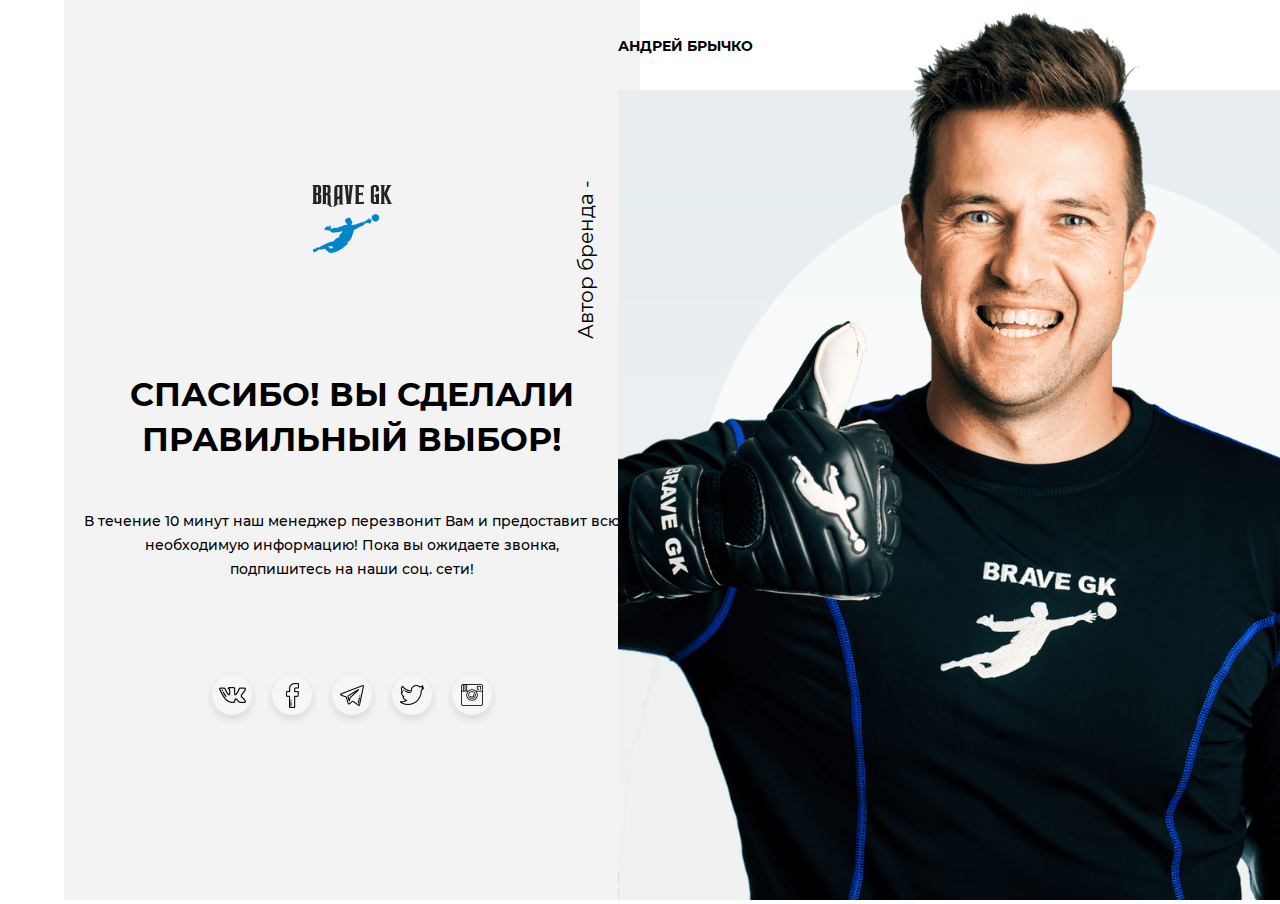
<file: thanks.html>
<!DOCTYPE html>
<html>
<head>
	<title>Brave</title>
	<meta charset="utf-8">
	<meta http-equiv="X-UA-Compatible" content="IE=edge">
	<meta name="viewport" content="width=device-width, user-scalable=no">
	<link rel="icon" type="image/png" href="favicon.png"/>
	<link rel="stylesheet" type="text/css" href="css/thanks.css">
	<link rel="stylesheet" type="text/css" href="fonts/fonts.css">
	<link rel="stylesheet" type="text/css" href="css/animate.css">
	<link rel="stylesheet" type="text/css" href="css/jquery.fancybox.min.css">
	<link rel="stylesheet" type="text/css" href="css/libs.min.css">
</head>
<body>
	<div class="thanks_holder">
		<div class="left">
			<img class="logo" src="img/logo .png" alt="" />
			<p class="thanks">Спасибо! Вы сделали <br />
			правильный выбор!</p>
			<p class="text">						
				В течение 10 минут наш менеджер перезвонит
				Вам и предоставит всю <br /> необходимую
				информацию! Пока вы ожидаете звонка,<br />
				подпишитесь на наши соц. сети!
			</p>
			<div class="ico">
				<a href="#"><img src="img/social/vk.png" alt="" /></a>
				<a href="#"><img src="img/social/fb.png" alt="" /></a>
				<a href="#"><img src="img/social/tlg.png" alt="" /></a>
				<a href="#"><img src="img/social/tw.png" alt="" /></a>
				<a href="#"><img src="img/social/inst.png" alt="" /></a>
			</div>
		</div>
		<div class="right">
			<div class="img">
				<img src="img/man.png" alt="" />
				<p class="name">Андрей Брычко</p>
				<p class="aftor">Автор бренда - </p>
			</div>
		</div>
	</div>
	

	<script src="js/jquery.min.js" type="text/javascript"></script>
	<script src="js/script.js" type="text/javascript"></script>
	<script src="js/jquery.fancybox.min.js" type="text/javascript"></script>
	<script src="js/jquery.parallax-scroll.js" type="text/javascript"></script>
	<script src="js/wow.js" type="text/javascript"></script>
	<script src="js/slick.min.js" type="text/javascript"></script>
	<script src="js/libs.min.js" type="text/javascript"></script>

	<script>
	    $("#Phone_popup").intlTelInput(
            {
              utilsScript       : 'js/utils.js',
              defaultCountry    : 'auto',
              separateDialCode  : false,
              nationalMode      : false,
              initialCountry    : 'auto',
              geoIpLookup       : function (callback) {
                $.get("https://ipinfo.io", function () {
                }, "jsonp").always(function (resp) {
                  var countryCode = (resp && resp.country) ? resp.country : "";
                  callback(countryCode);
                });
              },
              preferredCountries: ['ru', 'ua', 'by', 'kz']
            });
	</script>
</body>
</html>
</file>
<file: fonts/fonts.css>
@font-face {
    font-family: 'Montserrat-Medium';
    src: url('Montserrat/Montserrat-Medium.ttf') format('truetype');
    font-weight: normal;
    font-style: normal;
}

@font-face {
    font-family: 'Montserrat-ExtraBold';
    src: url('Montserrat/Montserrat-ExtraBold.ttf') format('truetype');
    font-weight: normal;
    font-style: normal;
}

@font-face {
    font-family: 'Montserrat-Bold';
    src: url('Montserrat/Montserrat-Bold.ttf') format('truetype');
    font-weight: normal;
    font-style: normal;
}

@font-face {
    font-family: 'Montserrat-Black';
    src: url('Montserrat/Montserrat-Black.ttf') format('truetype');
    font-weight: normal;
    font-style: normal;
}

@font-face {
    font-family: 'Montserrat-MediumItalic';
    src: url('Montserrat/Montserrat-MediumItalic.ttf') format('truetype');
    font-weight: normal;
    font-style: normal;
}

@font-face {
    font-family: 'Montserrat-SemiBold';
    src: url('Montserrat/Montserrat-SemiBold.ttf') format('truetype');
    font-weight: normal;
    font-style: normal;
}

@font-face {
    font-family: 'Montserrat-Regular';
    src: url('Montserrat/Montserrat-Regular.ttf') format('truetype');
    font-weight: normal;
    font-style: normal;
}

@font-face {
    font-family: 'Montserrat-Light';
    src: url('Montserrat/Montserrat-Light.ttf') format('truetype');
    font-weight: normal;
    font-style: normal;
}

@font-face {
    font-family: 'OpenSans-Bold';
    src: url('Open_Sans/OpenSans-Bold.ttf') format('truetype');
    font-weight: normal;
    font-style: normal;
}

@font-face {
    font-family: 'OpenSans-SemiBold';
    src: url('Open_Sans/OpenSans-SemiBold.ttf') format('truetype');
    font-weight: normal;
    font-style: normal;
}

@font-face {
    font-family: 'OpenSans-Regular';
    src: url('Open_Sans/OpenSans-Regular.ttf') format('truetype');
    font-weight: normal;
    font-style: normal;
}

@font-face {
    font-family: 'OpenSans-Light';
    src: url('Open_Sans/OpenSans-Light.ttf') format('truetype');
    font-weight: normal;
    font-style: normal;
}

@font-face {
    font-family: 'OpenSans-ExtraBold';
    src: url('Open_Sans/OpenSans-ExtraBold.ttf') format('truetype');
    font-weight: normal;
    font-style: normal;
}


@font-face {
    font-family: 'rubens';
    src: url('rubens.ttf') format('truetype');
    font-weight: normal;
    font-style: normal;
}
</file>
<file: css/thanks.css>
body{margin:0}.thanks_holder{width:100%;display:flex;justify-content:flex-end;height:100vh}.thanks_holder .left{width:45%;height:100%;background-color:#f3f3f3;display:flex;flex-direction:column;align-items:center;justify-content:center}.thanks_holder .left .logo{margin-bottom:86px}.thanks_holder .left .thanks{text-transform:uppercase;font-family:"Montserrat-Bold";font-size:33px;line-height:45px;text-align:center}.thanks_holder .left .text{font-family:"Montserrat-Medium";font-size:14px;line-height:24px;text-align:center;padding-bottom:80px}.thanks_holder .left .ico{display:flex}.thanks_holder .left .ico a{border-radius:50%;background-color:#f6f6f6;box-shadow:0 4px 8px 0 rgba(0,1,5,.11);width:40px;height:40px;will-change:contents;display:flex;justify-content:center;align-items:center;margin:0 10px;transition:all .5s}.thanks_holder .left .ico a:hover{filter:invert(1)}.thanks_holder .right{width:50%;display:flex;justify-content:center;align-items:center;height:100%}.thanks_holder .right .img{position:relative;height:100%}.thanks_holder .right .img .name{position:absolute;padding-bottom:118%;height:100%;box-sizing:border-box;display:flex;align-items:center;left:0;top:0;font-size:14px;font-family:"Montserrat-Bold";line-height:100%;text-transform:uppercase;margin:0}.thanks_holder .right .img .aftor{position:absolute;top:20%;right:calc(100% + 20px);font-family:"Montserrat-Regular";font-size:20px;writing-mode:vertical-rl;transform:rotate(180deg);margin:0}.thanks_holder .right .img img{height:100%;background:url(../img/bg_thanks.png) no-repeat;background-size:100% 90%;background-position:0 100%}@media screen and (max-width: 1200px){.thanks_holder{flex-direction:column;height:auto}.thanks_holder .left,.thanks_holder .right{width:100%;height:auto}.thanks_holder .right .img{height:auto;width:100%}.thanks_holder .right .img img{height:auto;width:100%}.thanks_holder .right .img .aftor{padding-bottom:118%;height:100%;box-sizing:border-box;display:flex;align-items:center;left:20px;top:0;right:auto;writing-mode:lr-tb;transform:rotate(0)}.thanks_holder .right .img .name{left:auto;right:20px}.thanks_holder .left{padding:100px 20px;box-sizing:border-box}}@media screen and (max-width: 1200px){.thanks_holder .right .img{padding-top:70px}.thanks_holder .right .img p{font-size:14px !important}.thanks_holder .left{padding:50px 10px;box-sizing:border-box;height:100vh}.thanks_holder .left .thanks{margin:0;font-size:20px;line-height:30px}.thanks_holder .left .text{font-size:12px}.thanks_holder .left .text br{display:none}}/*# sourceMappingURL=data:application/json,%7B%22version%22:3,%22sourceRoot%22:%22%22,%22sources%22:%5B%22../scss/thanks.scss%22%5D,%22names%22:%5B%5D,%22mappings%22:%22AAAA,KACE,SAGF,eACE,WACA,aACA,yBACA,aACA,qBACE,UACA,YACA,yBACA,aACA,sBACA,mBACA,uBACA,2BACE,mBAEF,6BACE,yBACA,8BACA,eACA,iBACA,kBAEF,2BACE,gCACA,eACA,iBACA,kBACA,oBAEF,0BACE,aACA,4BACE,kBACA,yBACA,uCACA,WACA,YACA,qBACA,aACA,uBACA,mBACA,cACA,mBACA,kCACE,iBAKR,sBACE,UACA,aACA,uBACA,mBACA,YACA,2BACE,kBACA,YACA,iCACE,kBACA,oBACA,YACA,sBACA,aACA,mBACA,OACA,MACA,eACA,8BACA,iBACA,yBACA,SAEF,kCACE,kBACA,QACA,wBACA,iCACA,eACA,yBACA,yBACA,SAEF,+BACE,YACA,+CACA,yBACA,2BAOR,sCACE,eACE,sBACA,YACA,2CACE,WACA,YAGA,2BACE,YACA,WACA,+BACE,YACA,WAEF,kCACE,oBACA,YACA,sBACA,aACA,mBACA,UACA,MACA,WACA,mBACA,oBAEF,iCACE,UACA,WAIN,qBACE,mBACA,uBAKN,sCAGM,2BACE,iBACA,6BACE,0BAIN,qBACE,kBACA,sBACA,aACA,6BACE,SACA,eACA,iBAEF,2BACE,eACA,8BACE%22,%22file%22:%22thanks.css%22%7D */
</file>
<file: css/libs.min.css>
@charset "UTF-8";
/*.animated{-webkit-animation-duration:1s;animation-duration:1s;-webkit-animation-fill-mode:both;animation-fill-mode:both}
.animated.infinite{-webkit-animation-iteration-count:infinite;
	animation-iteration-count:infinite}
	.animated.hinge{-webkit-animation-duration:2s;animation-duration:2s}
	.animated.bounceIn,.animated.bounceOut,.animated.flipOutX,.animated.flipOutY{-webkit-animation-duration:.75s;animation-duration:.75s}
	@-webkit-keyframes bounce{0%,20%,53%,80%,to{-webkit-animation-timing-function:cubic-bezier(.215,.61,.355,1);animation-timing-function:cubic-bezier(.215,.61,.355,1);-webkit-transform:translate3d(0,0,0);transform:translate3d(0,0,0)}40%,43%{-webkit-animation-timing-function:cubic-bezier(.755,.05,.855,.06);animation-timing-function:cubic-bezier(.755,.05,.855,.06);-webkit-transform:translate3d(0,-30px,0);transform:translate3d(0,-30px,0)}70%{-webkit-animation-timing-function:cubic-bezier(.755,.05,.855,.06);animation-timing-function:cubic-bezier(.755,.05,.855,.06);-webkit-transform:translate3d(0,-15px,0);transform:translate3d(0,-15px,0)}90%{-webkit-transform:translate3d(0,-4px,0);transform:translate3d(0,-4px,0)}}@keyframes bounce{0%,20%,53%,80%,to{-webkit-animation-timing-function:cubic-bezier(.215,.61,.355,1);animation-timing-function:cubic-bezier(.215,.61,.355,1);-webkit-transform:translate3d(0,0,0);transform:translate3d(0,0,0)}40%,43%{-webkit-animation-timing-function:cubic-bezier(.755,.05,.855,.06);animation-timing-function:cubic-bezier(.755,.05,.855,.06);-webkit-transform:translate3d(0,-30px,0);transform:translate3d(0,-30px,0)}70%{-webkit-animation-timing-function:cubic-bezier(.755,.05,.855,.06);animation-timing-function:cubic-bezier(.755,.05,.855,.06);-webkit-transform:translate3d(0,-15px,0);transform:translate3d(0,-15px,0)}90%{-webkit-transform:translate3d(0,-4px,0);transform:translate3d(0,-4px,0)}}.bounce{-webkit-animation-name:bounce;animation-name:bounce;-webkit-transform-origin:center bottom;transform-origin:center bottom}@-webkit-keyframes flash{0%,50%,to{opacity:1}25%,75%{opacity:0}}@keyframes flash{0%,50%,to{opacity:1}25%,75%{opacity:0}}.flash{-webkit-animation-name:flash;animation-name:flash}@-webkit-keyframes pulse{0%,to{-webkit-transform:scale3d(1,1,1);transform:scale3d(1,1,1)}50%{-webkit-transform:scale3d(1.05,1.05,1.05);transform:scale3d(1.05,1.05,1.05)}}@keyframes pulse{0%,to{-webkit-transform:scale3d(1,1,1);transform:scale3d(1,1,1)}50%{-webkit-transform:scale3d(1.05,1.05,1.05);transform:scale3d(1.05,1.05,1.05)}}.pulse{-webkit-animation-name:pulse;animation-name:pulse}@-webkit-keyframes rubberBand{0%,to{-webkit-transform:scale3d(1,1,1);transform:scale3d(1,1,1)}30%{-webkit-transform:scale3d(1.25,.75,1);transform:scale3d(1.25,.75,1)}40%{-webkit-transform:scale3d(.75,1.25,1);transform:scale3d(.75,1.25,1)}50%{-webkit-transform:scale3d(1.15,.85,1);transform:scale3d(1.15,.85,1)}65%{-webkit-transform:scale3d(.95,1.05,1);transform:scale3d(.95,1.05,1)}75%{-webkit-transform:scale3d(1.05,.95,1);transform:scale3d(1.05,.95,1)}}@keyframes rubberBand{0%,to{-webkit-transform:scale3d(1,1,1);transform:scale3d(1,1,1)}30%{-webkit-transform:scale3d(1.25,.75,1);transform:scale3d(1.25,.75,1)}40%{-webkit-transform:scale3d(.75,1.25,1);transform:scale3d(.75,1.25,1)}50%{-webkit-transform:scale3d(1.15,.85,1);transform:scale3d(1.15,.85,1)}65%{-webkit-transform:scale3d(.95,1.05,1);transform:scale3d(.95,1.05,1)}75%{-webkit-transform:scale3d(1.05,.95,1);transform:scale3d(1.05,.95,1)}}.rubberBand{-webkit-animation-name:rubberBand;animation-name:rubberBand}@-webkit-keyframes shake{0%,to{-webkit-transform:translate3d(0,0,0);transform:translate3d(0,0,0)}10%,30%,50%,70%,90%{-webkit-transform:translate3d(-10px,0,0);transform:translate3d(-10px,0,0)}20%,40%,60%,80%{-webkit-transform:translate3d(10px,0,0);transform:translate3d(10px,0,0)}}@keyframes shake{0%,to{-webkit-transform:translate3d(0,0,0);transform:translate3d(0,0,0)}10%,30%,50%,70%,90%{-webkit-transform:translate3d(-10px,0,0);transform:translate3d(-10px,0,0)}20%,40%,60%,80%{-webkit-transform:translate3d(10px,0,0);transform:translate3d(10px,0,0)}}.shake{-webkit-animation-name:shake;animation-name:shake}@-webkit-keyframes headShake{0%,50%{-webkit-transform:translateX(0);transform:translateX(0)}6.5%{-webkit-transform:translateX(-6px) rotateY(-9deg);transform:translateX(-6px) rotateY(-9deg)}18.5%{-webkit-transform:translateX(5px) rotateY(7deg);transform:translateX(5px) rotateY(7deg)}31.5%{-webkit-transform:translateX(-3px) rotateY(-5deg);transform:translateX(-3px) rotateY(-5deg)}43.5%{-webkit-transform:translateX(2px) rotateY(3deg);transform:translateX(2px) rotateY(3deg)}}@keyframes headShake{0%,50%{-webkit-transform:translateX(0);transform:translateX(0)}6.5%{-webkit-transform:translateX(-6px) rotateY(-9deg);transform:translateX(-6px) rotateY(-9deg)}18.5%{-webkit-transform:translateX(5px) rotateY(7deg);transform:translateX(5px) rotateY(7deg)}31.5%{-webkit-transform:translateX(-3px) rotateY(-5deg);transform:translateX(-3px) rotateY(-5deg)}43.5%{-webkit-transform:translateX(2px) rotateY(3deg);transform:translateX(2px) rotateY(3deg)}}.headShake{-webkit-animation-timing-function:ease-in-out;animation-timing-function:ease-in-out;-webkit-animation-name:headShake;animation-name:headShake}@-webkit-keyframes swing{20%{-webkit-transform:rotate3d(0,0,1,15deg);transform:rotate3d(0,0,1,15deg)}40%{-webkit-transform:rotate3d(0,0,1,-10deg);transform:rotate3d(0,0,1,-10deg)}60%{-webkit-transform:rotate3d(0,0,1,5deg);transform:rotate3d(0,0,1,5deg)}80%{-webkit-transform:rotate3d(0,0,1,-5deg);transform:rotate3d(0,0,1,-5deg)}to{-webkit-transform:rotate3d(0,0,1,0deg);transform:rotate3d(0,0,1,0deg)}}@keyframes swing{20%{-webkit-transform:rotate3d(0,0,1,15deg);transform:rotate3d(0,0,1,15deg)}40%{-webkit-transform:rotate3d(0,0,1,-10deg);transform:rotate3d(0,0,1,-10deg)}60%{-webkit-transform:rotate3d(0,0,1,5deg);transform:rotate3d(0,0,1,5deg)}80%{-webkit-transform:rotate3d(0,0,1,-5deg);transform:rotate3d(0,0,1,-5deg)}to{-webkit-transform:rotate3d(0,0,1,0deg);transform:rotate3d(0,0,1,0deg)}}.swing{-webkit-transform-origin:top center;transform-origin:top center;-webkit-animation-name:swing;animation-name:swing}@-webkit-keyframes tada{0%,to{-webkit-transform:scale3d(1,1,1);transform:scale3d(1,1,1)}10%,20%{-webkit-transform:scale3d(.9,.9,.9) rotate3d(0,0,1,-3deg);transform:scale3d(.9,.9,.9) rotate3d(0,0,1,-3deg)}30%,50%,70%,90%{-webkit-transform:scale3d(1.1,1.1,1.1) rotate3d(0,0,1,3deg);transform:scale3d(1.1,1.1,1.1) rotate3d(0,0,1,3deg)}40%,60%,80%{-webkit-transform:scale3d(1.1,1.1,1.1) rotate3d(0,0,1,-3deg);transform:scale3d(1.1,1.1,1.1) rotate3d(0,0,1,-3deg)}}@keyframes tada{0%,to{-webkit-transform:scale3d(1,1,1);transform:scale3d(1,1,1)}10%,20%{-webkit-transform:scale3d(.9,.9,.9) rotate3d(0,0,1,-3deg);transform:scale3d(.9,.9,.9) rotate3d(0,0,1,-3deg)}30%,50%,70%,90%{-webkit-transform:scale3d(1.1,1.1,1.1) rotate3d(0,0,1,3deg);transform:scale3d(1.1,1.1,1.1) rotate3d(0,0,1,3deg)}40%,60%,80%{-webkit-transform:scale3d(1.1,1.1,1.1) rotate3d(0,0,1,-3deg);transform:scale3d(1.1,1.1,1.1) rotate3d(0,0,1,-3deg)}}.tada{-webkit-animation-name:tada;animation-name:tada}@-webkit-keyframes wobble{0%,to{-webkit-transform:none;transform:none}15%{-webkit-transform:translate3d(-25%,0,0) rotate3d(0,0,1,-5deg);transform:translate3d(-25%,0,0) rotate3d(0,0,1,-5deg)}30%{-webkit-transform:translate3d(20%,0,0) rotate3d(0,0,1,3deg);transform:translate3d(20%,0,0) rotate3d(0,0,1,3deg)}45%{-webkit-transform:translate3d(-15%,0,0) rotate3d(0,0,1,-3deg);transform:translate3d(-15%,0,0) rotate3d(0,0,1,-3deg)}60%{-webkit-transform:translate3d(10%,0,0) rotate3d(0,0,1,2deg);transform:translate3d(10%,0,0) rotate3d(0,0,1,2deg)}75%{-webkit-transform:translate3d(-5%,0,0) rotate3d(0,0,1,-1deg);transform:translate3d(-5%,0,0) rotate3d(0,0,1,-1deg)}}@keyframes wobble{0%,to{-webkit-transform:none;transform:none}15%{-webkit-transform:translate3d(-25%,0,0) rotate3d(0,0,1,-5deg);transform:translate3d(-25%,0,0) rotate3d(0,0,1,-5deg)}30%{-webkit-transform:translate3d(20%,0,0) rotate3d(0,0,1,3deg);transform:translate3d(20%,0,0) rotate3d(0,0,1,3deg)}45%{-webkit-transform:translate3d(-15%,0,0) rotate3d(0,0,1,-3deg);transform:translate3d(-15%,0,0) rotate3d(0,0,1,-3deg)}60%{-webkit-transform:translate3d(10%,0,0) rotate3d(0,0,1,2deg);transform:translate3d(10%,0,0) rotate3d(0,0,1,2deg)}75%{-webkit-transform:translate3d(-5%,0,0) rotate3d(0,0,1,-1deg);transform:translate3d(-5%,0,0) rotate3d(0,0,1,-1deg)}}.wobble{-webkit-animation-name:wobble;animation-name:wobble}@-webkit-keyframes jello{0%,11.1%,to{-webkit-transform:none;transform:none}22.2%{-webkit-transform:skewX(-12.5deg) skewY(-12.5deg);transform:skewX(-12.5deg) skewY(-12.5deg)}33.3%{-webkit-transform:skewX(6.25deg) skewY(6.25deg);transform:skewX(6.25deg) skewY(6.25deg)}44.4%{-webkit-transform:skewX(-3.125deg) skewY(-3.125deg);transform:skewX(-3.125deg) skewY(-3.125deg)}55.5%{-webkit-transform:skewX(1.5625deg) skewY(1.5625deg);transform:skewX(1.5625deg) skewY(1.5625deg)}66.6%{-webkit-transform:skewX(-.78125deg) skewY(-.78125deg);transform:skewX(-.78125deg) skewY(-.78125deg)}77.7%{-webkit-transform:skewX(.390625deg) skewY(.390625deg);transform:skewX(.390625deg) skewY(.390625deg)}88.8%{-webkit-transform:skewX(-.1953125deg) skewY(-.1953125deg);transform:skewX(-.1953125deg) skewY(-.1953125deg)}}@keyframes jello{0%,11.1%,to{-webkit-transform:none;transform:none}22.2%{-webkit-transform:skewX(-12.5deg) skewY(-12.5deg);transform:skewX(-12.5deg) skewY(-12.5deg)}33.3%{-webkit-transform:skewX(6.25deg) skewY(6.25deg);transform:skewX(6.25deg) skewY(6.25deg)}44.4%{-webkit-transform:skewX(-3.125deg) skewY(-3.125deg);transform:skewX(-3.125deg) skewY(-3.125deg)}55.5%{-webkit-transform:skewX(1.5625deg) skewY(1.5625deg);transform:skewX(1.5625deg) skewY(1.5625deg)}66.6%{-webkit-transform:skewX(-.78125deg) skewY(-.78125deg);transform:skewX(-.78125deg) skewY(-.78125deg)}77.7%{-webkit-transform:skewX(.390625deg) skewY(.390625deg);transform:skewX(.390625deg) skewY(.390625deg)}88.8%{-webkit-transform:skewX(-.1953125deg) skewY(-.1953125deg);transform:skewX(-.1953125deg) skewY(-.1953125deg)}}.jello{-webkit-animation-name:jello;animation-name:jello;-webkit-transform-origin:center;transform-origin:center}@-webkit-keyframes bounceIn{0%,20%,40%,60%,80%,to{-webkit-animation-timing-function:cubic-bezier(.215,.61,.355,1);animation-timing-function:cubic-bezier(.215,.61,.355,1)}0%{opacity:0;-webkit-transform:scale3d(.3,.3,.3);transform:scale3d(.3,.3,.3)}20%{-webkit-transform:scale3d(1.1,1.1,1.1);transform:scale3d(1.1,1.1,1.1)}40%{-webkit-transform:scale3d(.9,.9,.9);transform:scale3d(.9,.9,.9)}60%{opacity:1;-webkit-transform:scale3d(1.03,1.03,1.03);transform:scale3d(1.03,1.03,1.03)}80%{-webkit-transform:scale3d(.97,.97,.97);transform:scale3d(.97,.97,.97)}to{opacity:1;-webkit-transform:scale3d(1,1,1);transform:scale3d(1,1,1)}}@keyframes bounceIn{0%,20%,40%,60%,80%,to{-webkit-animation-timing-function:cubic-bezier(.215,.61,.355,1);animation-timing-function:cubic-bezier(.215,.61,.355,1)}0%{opacity:0;-webkit-transform:scale3d(.3,.3,.3);transform:scale3d(.3,.3,.3)}20%{-webkit-transform:scale3d(1.1,1.1,1.1);transform:scale3d(1.1,1.1,1.1)}40%{-webkit-transform:scale3d(.9,.9,.9);transform:scale3d(.9,.9,.9)}60%{opacity:1;-webkit-transform:scale3d(1.03,1.03,1.03);transform:scale3d(1.03,1.03,1.03)}80%{-webkit-transform:scale3d(.97,.97,.97);transform:scale3d(.97,.97,.97)}to{opacity:1;-webkit-transform:scale3d(1,1,1);transform:scale3d(1,1,1)}}.bounceIn{-webkit-animation-name:bounceIn;animation-name:bounceIn}@-webkit-keyframes bounceInDown{0%,60%,75%,90%,to{-webkit-animation-timing-function:cubic-bezier(.215,.61,.355,1);animation-timing-function:cubic-bezier(.215,.61,.355,1)}0%{opacity:0;-webkit-transform:translate3d(0,-3000px,0);transform:translate3d(0,-3000px,0)}60%{opacity:1;-webkit-transform:translate3d(0,25px,0);transform:translate3d(0,25px,0)}75%{-webkit-transform:translate3d(0,-10px,0);transform:translate3d(0,-10px,0)}90%{-webkit-transform:translate3d(0,5px,0);transform:translate3d(0,5px,0)}to{-webkit-transform:none;transform:none}}@keyframes bounceInDown{0%,60%,75%,90%,to{-webkit-animation-timing-function:cubic-bezier(.215,.61,.355,1);animation-timing-function:cubic-bezier(.215,.61,.355,1)}0%{opacity:0;-webkit-transform:translate3d(0,-3000px,0);transform:translate3d(0,-3000px,0)}60%{opacity:1;-webkit-transform:translate3d(0,25px,0);transform:translate3d(0,25px,0)}75%{-webkit-transform:translate3d(0,-10px,0);transform:translate3d(0,-10px,0)}90%{-webkit-transform:translate3d(0,5px,0);transform:translate3d(0,5px,0)}to{-webkit-transform:none;transform:none}}.bounceInDown{-webkit-animation-name:bounceInDown;animation-name:bounceInDown}@-webkit-keyframes bounceInLeft{0%,60%,75%,90%,to{-webkit-animation-timing-function:cubic-bezier(.215,.61,.355,1);animation-timing-function:cubic-bezier(.215,.61,.355,1)}0%{opacity:0;-webkit-transform:translate3d(-3000px,0,0);transform:translate3d(-3000px,0,0)}60%{opacity:1;-webkit-transform:translate3d(25px,0,0);transform:translate3d(25px,0,0)}75%{-webkit-transform:translate3d(-10px,0,0);transform:translate3d(-10px,0,0)}90%{-webkit-transform:translate3d(5px,0,0);transform:translate3d(5px,0,0)}to{-webkit-transform:none;transform:none}}@keyframes bounceInLeft{0%,60%,75%,90%,to{-webkit-animation-timing-function:cubic-bezier(.215,.61,.355,1);animation-timing-function:cubic-bezier(.215,.61,.355,1)}0%{opacity:0;-webkit-transform:translate3d(-3000px,0,0);transform:translate3d(-3000px,0,0)}60%{opacity:1;-webkit-transform:translate3d(25px,0,0);transform:translate3d(25px,0,0)}75%{-webkit-transform:translate3d(-10px,0,0);transform:translate3d(-10px,0,0)}90%{-webkit-transform:translate3d(5px,0,0);transform:translate3d(5px,0,0)}to{-webkit-transform:none;transform:none}}.bounceInLeft{-webkit-animation-name:bounceInLeft;animation-name:bounceInLeft}@-webkit-keyframes bounceInRight{0%,60%,75%,90%,to{-webkit-animation-timing-function:cubic-bezier(.215,.61,.355,1);animation-timing-function:cubic-bezier(.215,.61,.355,1)}0%{opacity:0;-webkit-transform:translate3d(3000px,0,0);transform:translate3d(3000px,0,0)}60%{opacity:1;-webkit-transform:translate3d(-25px,0,0);transform:translate3d(-25px,0,0)}75%{-webkit-transform:translate3d(10px,0,0);transform:translate3d(10px,0,0)}90%{-webkit-transform:translate3d(-5px,0,0);transform:translate3d(-5px,0,0)}to{-webkit-transform:none;transform:none}}@keyframes bounceInRight{0%,60%,75%,90%,to{-webkit-animation-timing-function:cubic-bezier(.215,.61,.355,1);animation-timing-function:cubic-bezier(.215,.61,.355,1)}0%{opacity:0;-webkit-transform:translate3d(3000px,0,0);transform:translate3d(3000px,0,0)}60%{opacity:1;-webkit-transform:translate3d(-25px,0,0);transform:translate3d(-25px,0,0)}75%{-webkit-transform:translate3d(10px,0,0);transform:translate3d(10px,0,0)}90%{-webkit-transform:translate3d(-5px,0,0);transform:translate3d(-5px,0,0)}to{-webkit-transform:none;transform:none}}.bounceInRight{-webkit-animation-name:bounceInRight;animation-name:bounceInRight}@-webkit-keyframes bounceInUp{0%,60%,75%,90%,to{-webkit-animation-timing-function:cubic-bezier(.215,.61,.355,1);animation-timing-function:cubic-bezier(.215,.61,.355,1)}0%{opacity:0;-webkit-transform:translate3d(0,3000px,0);transform:translate3d(0,3000px,0)}60%{opacity:1;-webkit-transform:translate3d(0,-20px,0);transform:translate3d(0,-20px,0)}75%{-webkit-transform:translate3d(0,10px,0);transform:translate3d(0,10px,0)}90%{-webkit-transform:translate3d(0,-5px,0);transform:translate3d(0,-5px,0)}to{-webkit-transform:translate3d(0,0,0);transform:translate3d(0,0,0)}}@keyframes bounceInUp{0%,60%,75%,90%,to{-webkit-animation-timing-function:cubic-bezier(.215,.61,.355,1);animation-timing-function:cubic-bezier(.215,.61,.355,1)}0%{opacity:0;-webkit-transform:translate3d(0,3000px,0);transform:translate3d(0,3000px,0)}60%{opacity:1;-webkit-transform:translate3d(0,-20px,0);transform:translate3d(0,-20px,0)}75%{-webkit-transform:translate3d(0,10px,0);transform:translate3d(0,10px,0)}90%{-webkit-transform:translate3d(0,-5px,0);transform:translate3d(0,-5px,0)}to{-webkit-transform:translate3d(0,0,0);transform:translate3d(0,0,0)}}.bounceInUp{-webkit-animation-name:bounceInUp;animation-name:bounceInUp}@-webkit-keyframes bounceOut{20%{-webkit-transform:scale3d(.9,.9,.9);transform:scale3d(.9,.9,.9)}50%,55%{opacity:1;-webkit-transform:scale3d(1.1,1.1,1.1);transform:scale3d(1.1,1.1,1.1)}to{opacity:0;-webkit-transform:scale3d(.3,.3,.3);transform:scale3d(.3,.3,.3)}}@keyframes bounceOut{20%{-webkit-transform:scale3d(.9,.9,.9);transform:scale3d(.9,.9,.9)}50%,55%{opacity:1;-webkit-transform:scale3d(1.1,1.1,1.1);transform:scale3d(1.1,1.1,1.1)}to{opacity:0;-webkit-transform:scale3d(.3,.3,.3);transform:scale3d(.3,.3,.3)}}.bounceOut{-webkit-animation-name:bounceOut;animation-name:bounceOut}@-webkit-keyframes bounceOutDown{20%{-webkit-transform:translate3d(0,10px,0);transform:translate3d(0,10px,0)}40%,45%{opacity:1;-webkit-transform:translate3d(0,-20px,0);transform:translate3d(0,-20px,0)}to{opacity:0;-webkit-transform:translate3d(0,2000px,0);transform:translate3d(0,2000px,0)}}@keyframes bounceOutDown{20%{-webkit-transform:translate3d(0,10px,0);transform:translate3d(0,10px,0)}40%,45%{opacity:1;-webkit-transform:translate3d(0,-20px,0);transform:translate3d(0,-20px,0)}to{opacity:0;-webkit-transform:translate3d(0,2000px,0);transform:translate3d(0,2000px,0)}}.bounceOutDown{-webkit-animation-name:bounceOutDown;animation-name:bounceOutDown}@-webkit-keyframes bounceOutLeft{20%{opacity:1;-webkit-transform:translate3d(20px,0,0);transform:translate3d(20px,0,0)}to{opacity:0;-webkit-transform:translate3d(-2000px,0,0);transform:translate3d(-2000px,0,0)}}@keyframes bounceOutLeft{20%{opacity:1;-webkit-transform:translate3d(20px,0,0);transform:translate3d(20px,0,0)}to{opacity:0;-webkit-transform:translate3d(-2000px,0,0);transform:translate3d(-2000px,0,0)}}.bounceOutLeft{-webkit-animation-name:bounceOutLeft;animation-name:bounceOutLeft}@-webkit-keyframes bounceOutRight{20%{opacity:1;-webkit-transform:translate3d(-20px,0,0);transform:translate3d(-20px,0,0)}to{opacity:0;-webkit-transform:translate3d(2000px,0,0);transform:translate3d(2000px,0,0)}}@keyframes bounceOutRight{20%{opacity:1;-webkit-transform:translate3d(-20px,0,0);transform:translate3d(-20px,0,0)}to{opacity:0;-webkit-transform:translate3d(2000px,0,0);transform:translate3d(2000px,0,0)}}.bounceOutRight{-webkit-animation-name:bounceOutRight;animation-name:bounceOutRight}@-webkit-keyframes bounceOutUp{20%{-webkit-transform:translate3d(0,-10px,0);transform:translate3d(0,-10px,0)}40%,45%{opacity:1;-webkit-transform:translate3d(0,20px,0);transform:translate3d(0,20px,0)}to{opacity:0;-webkit-transform:translate3d(0,-2000px,0);transform:translate3d(0,-2000px,0)}}@keyframes bounceOutUp{20%{-webkit-transform:translate3d(0,-10px,0);transform:translate3d(0,-10px,0)}40%,45%{opacity:1;-webkit-transform:translate3d(0,20px,0);transform:translate3d(0,20px,0)}to{opacity:0;-webkit-transform:translate3d(0,-2000px,0);transform:translate3d(0,-2000px,0)}}.bounceOutUp{-webkit-animation-name:bounceOutUp;animation-name:bounceOutUp}@-webkit-keyframes fadeIn{0%{opacity:0}to{opacity:1}}@keyframes fadeIn{0%{opacity:0}to{opacity:1}}.fadeIn{-webkit-animation-name:fadeIn;animation-name:fadeIn}@-webkit-keyframes fadeInDown{0%{opacity:0;-webkit-transform:translate3d(0,-100%,0);transform:translate3d(0,-100%,0)}to{opacity:1;-webkit-transform:none;transform:none}}@keyframes fadeInDown{0%{opacity:0;-webkit-transform:translate3d(0,-100%,0);transform:translate3d(0,-100%,0)}to{opacity:1;-webkit-transform:none;transform:none}}.fadeInDown{-webkit-animation-name:fadeInDown;animation-name:fadeInDown}@-webkit-keyframes fadeInDownBig{0%{opacity:0;-webkit-transform:translate3d(0,-2000px,0);transform:translate3d(0,-2000px,0)}to{opacity:1;-webkit-transform:none;transform:none}}@keyframes fadeInDownBig{0%{opacity:0;-webkit-transform:translate3d(0,-2000px,0);transform:translate3d(0,-2000px,0)}to{opacity:1;-webkit-transform:none;transform:none}}.fadeInDownBig{-webkit-animation-name:fadeInDownBig;animation-name:fadeInDownBig}@-webkit-keyframes fadeInLeft{0%{opacity:0;-webkit-transform:translate3d(-100%,0,0);transform:translate3d(-100%,0,0)}to{opacity:1;-webkit-transform:none;transform:none}}@keyframes fadeInLeft{0%{opacity:0;-webkit-transform:translate3d(-100%,0,0);transform:translate3d(-100%,0,0)}to{opacity:1;-webkit-transform:none;transform:none}}.fadeInLeft{-webkit-animation-name:fadeInLeft;animation-name:fadeInLeft}@-webkit-keyframes fadeInLeftBig{0%{opacity:0;-webkit-transform:translate3d(-2000px,0,0);transform:translate3d(-2000px,0,0)}to{opacity:1;-webkit-transform:none;transform:none}}@keyframes fadeInLeftBig{0%{opacity:0;-webkit-transform:translate3d(-2000px,0,0);transform:translate3d(-2000px,0,0)}to{opacity:1;-webkit-transform:none;transform:none}}.fadeInLeftBig{-webkit-animation-name:fadeInLeftBig;animation-name:fadeInLeftBig}@-webkit-keyframes fadeInRight{0%{opacity:0;-webkit-transform:translate3d(100%,0,0);transform:translate3d(100%,0,0)}to{opacity:1;-webkit-transform:none;transform:none}}@keyframes fadeInRight{0%{opacity:0;-webkit-transform:translate3d(100%,0,0);transform:translate3d(100%,0,0)}to{opacity:1;-webkit-transform:none;transform:none}}.fadeInRight{-webkit-animation-name:fadeInRight;animation-name:fadeInRight}@-webkit-keyframes fadeInRightBig{0%{opacity:0;-webkit-transform:translate3d(2000px,0,0);transform:translate3d(2000px,0,0)}to{opacity:1;-webkit-transform:none;transform:none}}@keyframes fadeInRightBig{0%{opacity:0;-webkit-transform:translate3d(2000px,0,0);transform:translate3d(2000px,0,0)}to{opacity:1;-webkit-transform:none;transform:none}}.fadeInRightBig{-webkit-animation-name:fadeInRightBig;animation-name:fadeInRightBig}@-webkit-keyframes fadeInUp{0%{opacity:0;-webkit-transform:translate3d(0,100%,0);transform:translate3d(0,100%,0)}to{opacity:1;-webkit-transform:none;transform:none}}@keyframes fadeInUp{0%{opacity:0;-webkit-transform:translate3d(0,100%,0);transform:translate3d(0,100%,0)}to{opacity:1;-webkit-transform:none;transform:none}}.fadeInUp{-webkit-animation-name:fadeInUp;animation-name:fadeInUp}@-webkit-keyframes fadeInUpBig{0%{opacity:0;-webkit-transform:translate3d(0,2000px,0);transform:translate3d(0,2000px,0)}to{opacity:1;-webkit-transform:none;transform:none}}@keyframes fadeInUpBig{0%{opacity:0;-webkit-transform:translate3d(0,2000px,0);transform:translate3d(0,2000px,0)}to{opacity:1;-webkit-transform:none;transform:none}}.fadeInUpBig{-webkit-animation-name:fadeInUpBig;animation-name:fadeInUpBig}@-webkit-keyframes fadeOut{0%{opacity:1}to{opacity:0}}@keyframes fadeOut{0%{opacity:1}to{opacity:0}}.fadeOut{-webkit-animation-name:fadeOut;animation-name:fadeOut}@-webkit-keyframes fadeOutDown{0%{opacity:1}to{opacity:0;-webkit-transform:translate3d(0,100%,0);transform:translate3d(0,100%,0)}}@keyframes fadeOutDown{0%{opacity:1}to{opacity:0;-webkit-transform:translate3d(0,100%,0);transform:translate3d(0,100%,0)}}.fadeOutDown{-webkit-animation-name:fadeOutDown;animation-name:fadeOutDown}@-webkit-keyframes fadeOutDownBig{0%{opacity:1}to{opacity:0;-webkit-transform:translate3d(0,2000px,0);transform:translate3d(0,2000px,0)}}@keyframes fadeOutDownBig{0%{opacity:1}to{opacity:0;-webkit-transform:translate3d(0,2000px,0);transform:translate3d(0,2000px,0)}}.fadeOutDownBig{-webkit-animation-name:fadeOutDownBig;animation-name:fadeOutDownBig}@-webkit-keyframes fadeOutLeft{0%{opacity:1}to{opacity:0;-webkit-transform:translate3d(-100%,0,0);transform:translate3d(-100%,0,0)}}@keyframes fadeOutLeft{0%{opacity:1}to{opacity:0;-webkit-transform:translate3d(-100%,0,0);transform:translate3d(-100%,0,0)}}.fadeOutLeft{-webkit-animation-name:fadeOutLeft;animation-name:fadeOutLeft}@-webkit-keyframes fadeOutLeftBig{0%{opacity:1}to{opacity:0;-webkit-transform:translate3d(-2000px,0,0);transform:translate3d(-2000px,0,0)}}@keyframes fadeOutLeftBig{0%{opacity:1}to{opacity:0;-webkit-transform:translate3d(-2000px,0,0);transform:translate3d(-2000px,0,0)}}.fadeOutLeftBig{-webkit-animation-name:fadeOutLeftBig;animation-name:fadeOutLeftBig}@-webkit-keyframes fadeOutRight{0%{opacity:1}to{opacity:0;-webkit-transform:translate3d(100%,0,0);transform:translate3d(100%,0,0)}}@keyframes fadeOutRight{0%{opacity:1}to{opacity:0;-webkit-transform:translate3d(100%,0,0);transform:translate3d(100%,0,0)}}.fadeOutRight{-webkit-animation-name:fadeOutRight;animation-name:fadeOutRight}@-webkit-keyframes fadeOutRightBig{0%{opacity:1}to{opacity:0;-webkit-transform:translate3d(2000px,0,0);transform:translate3d(2000px,0,0)}}@keyframes fadeOutRightBig{0%{opacity:1}to{opacity:0;-webkit-transform:translate3d(2000px,0,0);transform:translate3d(2000px,0,0)}}.fadeOutRightBig{-webkit-animation-name:fadeOutRightBig;animation-name:fadeOutRightBig}@-webkit-keyframes fadeOutUp{0%{opacity:1}to{opacity:0;-webkit-transform:translate3d(0,-100%,0);transform:translate3d(0,-100%,0)}}@keyframes fadeOutUp{0%{opacity:1}to{opacity:0;-webkit-transform:translate3d(0,-100%,0);transform:translate3d(0,-100%,0)}}.fadeOutUp{-webkit-animation-name:fadeOutUp;animation-name:fadeOutUp}@-webkit-keyframes fadeOutUpBig{0%{opacity:1}to{opacity:0;-webkit-transform:translate3d(0,-2000px,0);transform:translate3d(0,-2000px,0)}}@keyframes fadeOutUpBig{0%{opacity:1}to{opacity:0;-webkit-transform:translate3d(0,-2000px,0);transform:translate3d(0,-2000px,0)}}.fadeOutUpBig{-webkit-animation-name:fadeOutUpBig;animation-name:fadeOutUpBig}@-webkit-keyframes flip{0%{-webkit-transform:perspective(400px) rotate3d(0,1,0,-360deg);transform:perspective(400px) rotate3d(0,1,0,-360deg);-webkit-animation-timing-function:ease-out;animation-timing-function:ease-out}40%{-webkit-transform:perspective(400px) translate3d(0,0,150px) rotate3d(0,1,0,-190deg);transform:perspective(400px) translate3d(0,0,150px) rotate3d(0,1,0,-190deg);-webkit-animation-timing-function:ease-out;animation-timing-function:ease-out}50%{-webkit-transform:perspective(400px) translate3d(0,0,150px) rotate3d(0,1,0,-170deg);transform:perspective(400px) translate3d(0,0,150px) rotate3d(0,1,0,-170deg);-webkit-animation-timing-function:ease-in;animation-timing-function:ease-in}80%{-webkit-transform:perspective(400px) scale3d(.95,.95,.95);transform:perspective(400px) scale3d(.95,.95,.95);-webkit-animation-timing-function:ease-in;animation-timing-function:ease-in}to{-webkit-transform:perspective(400px);transform:perspective(400px);-webkit-animation-timing-function:ease-in;animation-timing-function:ease-in}}@keyframes flip{0%{-webkit-transform:perspective(400px) rotate3d(0,1,0,-360deg);transform:perspective(400px) rotate3d(0,1,0,-360deg);-webkit-animation-timing-function:ease-out;animation-timing-function:ease-out}40%{-webkit-transform:perspective(400px) translate3d(0,0,150px) rotate3d(0,1,0,-190deg);transform:perspective(400px) translate3d(0,0,150px) rotate3d(0,1,0,-190deg);-webkit-animation-timing-function:ease-out;animation-timing-function:ease-out}50%{-webkit-transform:perspective(400px) translate3d(0,0,150px) rotate3d(0,1,0,-170deg);transform:perspective(400px) translate3d(0,0,150px) rotate3d(0,1,0,-170deg);-webkit-animation-timing-function:ease-in;animation-timing-function:ease-in}80%{-webkit-transform:perspective(400px) scale3d(.95,.95,.95);transform:perspective(400px) scale3d(.95,.95,.95);-webkit-animation-timing-function:ease-in;animation-timing-function:ease-in}to{-webkit-transform:perspective(400px);transform:perspective(400px);-webkit-animation-timing-function:ease-in;animation-timing-function:ease-in}}.animated.flip{-webkit-backface-visibility:visible;backface-visibility:visible;-webkit-animation-name:flip;animation-name:flip}@-webkit-keyframes flipInX{0%{-webkit-transform:perspective(400px) rotate3d(1,0,0,90deg);transform:perspective(400px) rotate3d(1,0,0,90deg);-webkit-animation-timing-function:ease-in;animation-timing-function:ease-in;opacity:0}40%{-webkit-transform:perspective(400px) rotate3d(1,0,0,-20deg);transform:perspective(400px) rotate3d(1,0,0,-20deg);-webkit-animation-timing-function:ease-in;animation-timing-function:ease-in}60%{-webkit-transform:perspective(400px) rotate3d(1,0,0,10deg);transform:perspective(400px) rotate3d(1,0,0,10deg);opacity:1}80%{-webkit-transform:perspective(400px) rotate3d(1,0,0,-5deg);transform:perspective(400px) rotate3d(1,0,0,-5deg)}to{-webkit-transform:perspective(400px);transform:perspective(400px)}}@keyframes flipInX{0%{-webkit-transform:perspective(400px) rotate3d(1,0,0,90deg);transform:perspective(400px) rotate3d(1,0,0,90deg);-webkit-animation-timing-function:ease-in;animation-timing-function:ease-in;opacity:0}40%{-webkit-transform:perspective(400px) rotate3d(1,0,0,-20deg);transform:perspective(400px) rotate3d(1,0,0,-20deg);-webkit-animation-timing-function:ease-in;animation-timing-function:ease-in}60%{-webkit-transform:perspective(400px) rotate3d(1,0,0,10deg);transform:perspective(400px) rotate3d(1,0,0,10deg);opacity:1}80%{-webkit-transform:perspective(400px) rotate3d(1,0,0,-5deg);transform:perspective(400px) rotate3d(1,0,0,-5deg)}to{-webkit-transform:perspective(400px);transform:perspective(400px)}}.flipInX,.flipInY,.flipOutX,.flipOutY{-webkit-backface-visibility:visible!important;backface-visibility:visible!important;-webkit-animation-name:flipInX;animation-name:flipInX}@-webkit-keyframes flipInY{0%{-webkit-transform:perspective(400px) rotate3d(0,1,0,90deg);transform:perspective(400px) rotate3d(0,1,0,90deg);-webkit-animation-timing-function:ease-in;animation-timing-function:ease-in;opacity:0}40%{-webkit-transform:perspective(400px) rotate3d(0,1,0,-20deg);transform:perspective(400px) rotate3d(0,1,0,-20deg);-webkit-animation-timing-function:ease-in;animation-timing-function:ease-in}60%{-webkit-transform:perspective(400px) rotate3d(0,1,0,10deg);transform:perspective(400px) rotate3d(0,1,0,10deg);opacity:1}80%{-webkit-transform:perspective(400px) rotate3d(0,1,0,-5deg);transform:perspective(400px) rotate3d(0,1,0,-5deg)}to{-webkit-transform:perspective(400px);transform:perspective(400px)}}@keyframes flipInY{0%{-webkit-transform:perspective(400px) rotate3d(0,1,0,90deg);transform:perspective(400px) rotate3d(0,1,0,90deg);-webkit-animation-timing-function:ease-in;animation-timing-function:ease-in;opacity:0}40%{-webkit-transform:perspective(400px) rotate3d(0,1,0,-20deg);transform:perspective(400px) rotate3d(0,1,0,-20deg);-webkit-animation-timing-function:ease-in;animation-timing-function:ease-in}60%{-webkit-transform:perspective(400px) rotate3d(0,1,0,10deg);transform:perspective(400px) rotate3d(0,1,0,10deg);opacity:1}80%{-webkit-transform:perspective(400px) rotate3d(0,1,0,-5deg);transform:perspective(400px) rotate3d(0,1,0,-5deg)}to{-webkit-transform:perspective(400px);transform:perspective(400px)}}.flipInY,.flipOutX,.flipOutY{-webkit-animation-name:flipInY;animation-name:flipInY}@-webkit-keyframes flipOutX{0%{-webkit-transform:perspective(400px);transform:perspective(400px)}30%{-webkit-transform:perspective(400px) rotate3d(1,0,0,-20deg);transform:perspective(400px) rotate3d(1,0,0,-20deg);opacity:1}to{-webkit-transform:perspective(400px) rotate3d(1,0,0,90deg);transform:perspective(400px) rotate3d(1,0,0,90deg);opacity:0}}@keyframes flipOutX{0%{-webkit-transform:perspective(400px);transform:perspective(400px)}30%{-webkit-transform:perspective(400px) rotate3d(1,0,0,-20deg);transform:perspective(400px) rotate3d(1,0,0,-20deg);opacity:1}to{-webkit-transform:perspective(400px) rotate3d(1,0,0,90deg);transform:perspective(400px) rotate3d(1,0,0,90deg);opacity:0}}.flipOutX,.flipOutY{-webkit-animation-name:flipOutX;animation-name:flipOutX}@-webkit-keyframes flipOutY{0%{-webkit-transform:perspective(400px);transform:perspective(400px)}30%{-webkit-transform:perspective(400px) rotate3d(0,1,0,-15deg);transform:perspective(400px) rotate3d(0,1,0,-15deg);opacity:1}to{-webkit-transform:perspective(400px) rotate3d(0,1,0,90deg);transform:perspective(400px) rotate3d(0,1,0,90deg);opacity:0}}@keyframes flipOutY{0%{-webkit-transform:perspective(400px);transform:perspective(400px)}30%{-webkit-transform:perspective(400px) rotate3d(0,1,0,-15deg);transform:perspective(400px) rotate3d(0,1,0,-15deg);opacity:1}to{-webkit-transform:perspective(400px) rotate3d(0,1,0,90deg);transform:perspective(400px) rotate3d(0,1,0,90deg);opacity:0}}.flipOutY{-webkit-animation-name:flipOutY;animation-name:flipOutY}@-webkit-keyframes lightSpeedIn{0%{-webkit-transform:translate3d(100%,0,0) skewX(-30deg);transform:translate3d(100%,0,0) skewX(-30deg);opacity:0}60%{-webkit-transform:skewX(20deg);transform:skewX(20deg);opacity:1}80%{-webkit-transform:skewX(-5deg);transform:skewX(-5deg);opacity:1}to{-webkit-transform:none;transform:none;opacity:1}}@keyframes lightSpeedIn{0%{-webkit-transform:translate3d(100%,0,0) skewX(-30deg);transform:translate3d(100%,0,0) skewX(-30deg);opacity:0}60%{-webkit-transform:skewX(20deg);transform:skewX(20deg);opacity:1}80%{-webkit-transform:skewX(-5deg);transform:skewX(-5deg);opacity:1}to{-webkit-transform:none;transform:none;opacity:1}}.lightSpeedIn{-webkit-animation-name:lightSpeedIn;animation-name:lightSpeedIn;-webkit-animation-timing-function:ease-out;animation-timing-function:ease-out}@-webkit-keyframes lightSpeedOut{0%{opacity:1}to{-webkit-transform:translate3d(100%,0,0) skewX(30deg);transform:translate3d(100%,0,0) skewX(30deg);opacity:0}}@keyframes lightSpeedOut{0%{opacity:1}to{-webkit-transform:translate3d(100%,0,0) skewX(30deg);transform:translate3d(100%,0,0) skewX(30deg);opacity:0}}.lightSpeedOut{-webkit-animation-name:lightSpeedOut;animation-name:lightSpeedOut;-webkit-animation-timing-function:ease-in;animation-timing-function:ease-in}@-webkit-keyframes rotateIn{0%{-webkit-transform-origin:center;transform-origin:center;-webkit-transform:rotate3d(0,0,1,-200deg);transform:rotate3d(0,0,1,-200deg);opacity:0}to{-webkit-transform-origin:center;transform-origin:center;-webkit-transform:none;transform:none;opacity:1}}@keyframes rotateIn{0%{-webkit-transform-origin:center;transform-origin:center;-webkit-transform:rotate3d(0,0,1,-200deg);transform:rotate3d(0,0,1,-200deg);opacity:0}to{-webkit-transform-origin:center;transform-origin:center;-webkit-transform:none;transform:none;opacity:1}}.rotateIn{-webkit-animation-name:rotateIn;animation-name:rotateIn}@-webkit-keyframes rotateInDownLeft{0%{-webkit-transform-origin:left bottom;transform-origin:left bottom;-webkit-transform:rotate3d(0,0,1,-45deg);transform:rotate3d(0,0,1,-45deg);opacity:0}to{-webkit-transform-origin:left bottom;transform-origin:left bottom;-webkit-transform:none;transform:none;opacity:1}}@keyframes rotateInDownLeft{0%{-webkit-transform-origin:left bottom;transform-origin:left bottom;-webkit-transform:rotate3d(0,0,1,-45deg);transform:rotate3d(0,0,1,-45deg);opacity:0}to{-webkit-transform-origin:left bottom;transform-origin:left bottom;-webkit-transform:none;transform:none;opacity:1}}.rotateInDownLeft{-webkit-animation-name:rotateInDownLeft;animation-name:rotateInDownLeft}@-webkit-keyframes rotateInDownRight{0%{-webkit-transform-origin:right bottom;transform-origin:right bottom;-webkit-transform:rotate3d(0,0,1,45deg);transform:rotate3d(0,0,1,45deg);opacity:0}to{-webkit-transform-origin:right bottom;transform-origin:right bottom;-webkit-transform:none;transform:none;opacity:1}}@keyframes rotateInDownRight{0%{-webkit-transform-origin:right bottom;transform-origin:right bottom;-webkit-transform:rotate3d(0,0,1,45deg);transform:rotate3d(0,0,1,45deg);opacity:0}to{-webkit-transform-origin:right bottom;transform-origin:right bottom;-webkit-transform:none;transform:none;opacity:1}}.rotateInDownRight{-webkit-animation-name:rotateInDownRight;animation-name:rotateInDownRight}@-webkit-keyframes rotateInUpLeft{0%{-webkit-transform-origin:left bottom;transform-origin:left bottom;-webkit-transform:rotate3d(0,0,1,45deg);transform:rotate3d(0,0,1,45deg);opacity:0}to{-webkit-transform-origin:left bottom;transform-origin:left bottom;-webkit-transform:none;transform:none;opacity:1}}@keyframes rotateInUpLeft{0%{-webkit-transform-origin:left bottom;transform-origin:left bottom;-webkit-transform:rotate3d(0,0,1,45deg);transform:rotate3d(0,0,1,45deg);opacity:0}to{-webkit-transform-origin:left bottom;transform-origin:left bottom;-webkit-transform:none;transform:none;opacity:1}}.rotateInUpLeft{-webkit-animation-name:rotateInUpLeft;animation-name:rotateInUpLeft}@-webkit-keyframes rotateInUpRight{0%{-webkit-transform-origin:right bottom;transform-origin:right bottom;-webkit-transform:rotate3d(0,0,1,-90deg);transform:rotate3d(0,0,1,-90deg);opacity:0}to{-webkit-transform-origin:right bottom;transform-origin:right bottom;-webkit-transform:none;transform:none;opacity:1}}@keyframes rotateInUpRight{0%{-webkit-transform-origin:right bottom;transform-origin:right bottom;-webkit-transform:rotate3d(0,0,1,-90deg);transform:rotate3d(0,0,1,-90deg);opacity:0}to{-webkit-transform-origin:right bottom;transform-origin:right bottom;-webkit-transform:none;transform:none;opacity:1}}.rotateInUpRight{-webkit-animation-name:rotateInUpRight;animation-name:rotateInUpRight}@-webkit-keyframes rotateOut{0%{-webkit-transform-origin:center;transform-origin:center;opacity:1}to{-webkit-transform-origin:center;transform-origin:center;-webkit-transform:rotate3d(0,0,1,200deg);transform:rotate3d(0,0,1,200deg);opacity:0}}@keyframes rotateOut{0%{-webkit-transform-origin:center;transform-origin:center;opacity:1}to{-webkit-transform-origin:center;transform-origin:center;-webkit-transform:rotate3d(0,0,1,200deg);transform:rotate3d(0,0,1,200deg);opacity:0}}.rotateOut{-webkit-animation-name:rotateOut;animation-name:rotateOut}@-webkit-keyframes rotateOutDownLeft{0%{-webkit-transform-origin:left bottom;transform-origin:left bottom;opacity:1}to{-webkit-transform-origin:left bottom;transform-origin:left bottom;-webkit-transform:rotate3d(0,0,1,45deg);transform:rotate3d(0,0,1,45deg);opacity:0}}@keyframes rotateOutDownLeft{0%{-webkit-transform-origin:left bottom;transform-origin:left bottom;opacity:1}to{-webkit-transform-origin:left bottom;transform-origin:left bottom;-webkit-transform:rotate3d(0,0,1,45deg);transform:rotate3d(0,0,1,45deg);opacity:0}}.rotateOutDownLeft{-webkit-animation-name:rotateOutDownLeft;animation-name:rotateOutDownLeft}@-webkit-keyframes rotateOutDownRight{0%{-webkit-transform-origin:right bottom;transform-origin:right bottom;opacity:1}to{-webkit-transform-origin:right bottom;transform-origin:right bottom;-webkit-transform:rotate3d(0,0,1,-45deg);transform:rotate3d(0,0,1,-45deg);opacity:0}}@keyframes rotateOutDownRight{0%{-webkit-transform-origin:right bottom;transform-origin:right bottom;opacity:1}to{-webkit-transform-origin:right bottom;transform-origin:right bottom;-webkit-transform:rotate3d(0,0,1,-45deg);transform:rotate3d(0,0,1,-45deg);opacity:0}}.rotateOutDownRight{-webkit-animation-name:rotateOutDownRight;animation-name:rotateOutDownRight}@-webkit-keyframes rotateOutUpLeft{0%{-webkit-transform-origin:left bottom;transform-origin:left bottom;opacity:1}to{-webkit-transform-origin:left bottom;transform-origin:left bottom;-webkit-transform:rotate3d(0,0,1,-45deg);transform:rotate3d(0,0,1,-45deg);opacity:0}}@keyframes rotateOutUpLeft{0%{-webkit-transform-origin:left bottom;transform-origin:left bottom;opacity:1}to{-webkit-transform-origin:left bottom;transform-origin:left bottom;-webkit-transform:rotate3d(0,0,1,-45deg);transform:rotate3d(0,0,1,-45deg);opacity:0}}.rotateOutUpLeft{-webkit-animation-name:rotateOutUpLeft;animation-name:rotateOutUpLeft}@-webkit-keyframes rotateOutUpRight{0%{-webkit-transform-origin:right bottom;transform-origin:right bottom;opacity:1}to{-webkit-transform-origin:right bottom;transform-origin:right bottom;-webkit-transform:rotate3d(0,0,1,90deg);transform:rotate3d(0,0,1,90deg);opacity:0}}@keyframes rotateOutUpRight{0%{-webkit-transform-origin:right bottom;transform-origin:right bottom;opacity:1}to{-webkit-transform-origin:right bottom;transform-origin:right bottom;-webkit-transform:rotate3d(0,0,1,90deg);transform:rotate3d(0,0,1,90deg);opacity:0}}.rotateOutUpRight{-webkit-animation-name:rotateOutUpRight;animation-name:rotateOutUpRight}@-webkit-keyframes hinge{0%{-webkit-transform-origin:top left;transform-origin:top left;-webkit-animation-timing-function:ease-in-out;animation-timing-function:ease-in-out}20%,60%{-webkit-transform:rotate3d(0,0,1,80deg);transform:rotate3d(0,0,1,80deg);-webkit-transform-origin:top left;transform-origin:top left;-webkit-animation-timing-function:ease-in-out;animation-timing-function:ease-in-out}40%,80%{-webkit-transform:rotate3d(0,0,1,60deg);transform:rotate3d(0,0,1,60deg);-webkit-transform-origin:top left;transform-origin:top left;-webkit-animation-timing-function:ease-in-out;animation-timing-function:ease-in-out;opacity:1}to{-webkit-transform:translate3d(0,700px,0);transform:translate3d(0,700px,0);opacity:0}}@keyframes hinge{0%{-webkit-transform-origin:top left;transform-origin:top left;-webkit-animation-timing-function:ease-in-out;animation-timing-function:ease-in-out}20%,60%{-webkit-transform:rotate3d(0,0,1,80deg);transform:rotate3d(0,0,1,80deg);-webkit-transform-origin:top left;transform-origin:top left;-webkit-animation-timing-function:ease-in-out;animation-timing-function:ease-in-out}40%,80%{-webkit-transform:rotate3d(0,0,1,60deg);transform:rotate3d(0,0,1,60deg);-webkit-transform-origin:top left;transform-origin:top left;-webkit-animation-timing-function:ease-in-out;animation-timing-function:ease-in-out;opacity:1}to{-webkit-transform:translate3d(0,700px,0);transform:translate3d(0,700px,0);opacity:0}}.hinge{-webkit-animation-name:hinge;animation-name:hinge}@-webkit-keyframes rollIn{0%{opacity:0;-webkit-transform:translate3d(-100%,0,0) rotate3d(0,0,1,-120deg);transform:translate3d(-100%,0,0) rotate3d(0,0,1,-120deg)}to{opacity:1;-webkit-transform:none;transform:none}}@keyframes rollIn{0%{opacity:0;-webkit-transform:translate3d(-100%,0,0) rotate3d(0,0,1,-120deg);transform:translate3d(-100%,0,0) rotate3d(0,0,1,-120deg)}to{opacity:1;-webkit-transform:none;transform:none}}.rollIn{-webkit-animation-name:rollIn;animation-name:rollIn}@-webkit-keyframes rollOut{0%{opacity:1}to{opacity:0;-webkit-transform:translate3d(100%,0,0) rotate3d(0,0,1,120deg);transform:translate3d(100%,0,0) rotate3d(0,0,1,120deg)}}@keyframes rollOut{0%{opacity:1}to{opacity:0;-webkit-transform:translate3d(100%,0,0) rotate3d(0,0,1,120deg);transform:translate3d(100%,0,0) rotate3d(0,0,1,120deg)}}.rollOut{-webkit-animation-name:rollOut;animation-name:rollOut}@-webkit-keyframes zoomIn{0%{opacity:0;-webkit-transform:scale3d(.3,.3,.3);transform:scale3d(.3,.3,.3)}50%{opacity:1}}@keyframes zoomIn{0%{opacity:0;-webkit-transform:scale3d(.3,.3,.3);transform:scale3d(.3,.3,.3)}50%{opacity:1}}.zoomIn{-webkit-animation-name:zoomIn;animation-name:zoomIn}@-webkit-keyframes zoomInDown{0%{opacity:0;-webkit-transform:scale3d(.1,.1,.1) translate3d(0,-1000px,0);transform:scale3d(.1,.1,.1) translate3d(0,-1000px,0);-webkit-animation-timing-function:cubic-bezier(.55,.055,.675,.19);animation-timing-function:cubic-bezier(.55,.055,.675,.19)}60%{opacity:1;-webkit-transform:scale3d(.475,.475,.475) translate3d(0,60px,0);transform:scale3d(.475,.475,.475) translate3d(0,60px,0);-webkit-animation-timing-function:cubic-bezier(.175,.885,.32,1);animation-timing-function:cubic-bezier(.175,.885,.32,1)}}@keyframes zoomInDown{0%{opacity:0;-webkit-transform:scale3d(.1,.1,.1) translate3d(0,-1000px,0);transform:scale3d(.1,.1,.1) translate3d(0,-1000px,0);-webkit-animation-timing-function:cubic-bezier(.55,.055,.675,.19);animation-timing-function:cubic-bezier(.55,.055,.675,.19)}60%{opacity:1;-webkit-transform:scale3d(.475,.475,.475) translate3d(0,60px,0);transform:scale3d(.475,.475,.475) translate3d(0,60px,0);-webkit-animation-timing-function:cubic-bezier(.175,.885,.32,1);animation-timing-function:cubic-bezier(.175,.885,.32,1)}}.zoomInDown{-webkit-animation-name:zoomInDown;animation-name:zoomInDown}@-webkit-keyframes zoomInLeft{0%{opacity:0;-webkit-transform:scale3d(.1,.1,.1) translate3d(-1000px,0,0);transform:scale3d(.1,.1,.1) translate3d(-1000px,0,0);-webkit-animation-timing-function:cubic-bezier(.55,.055,.675,.19);animation-timing-function:cubic-bezier(.55,.055,.675,.19)}60%{opacity:1;-webkit-transform:scale3d(.475,.475,.475) translate3d(10px,0,0);transform:scale3d(.475,.475,.475) translate3d(10px,0,0);-webkit-animation-timing-function:cubic-bezier(.175,.885,.32,1);animation-timing-function:cubic-bezier(.175,.885,.32,1)}}@keyframes zoomInLeft{0%{opacity:0;-webkit-transform:scale3d(.1,.1,.1) translate3d(-1000px,0,0);transform:scale3d(.1,.1,.1) translate3d(-1000px,0,0);-webkit-animation-timing-function:cubic-bezier(.55,.055,.675,.19);animation-timing-function:cubic-bezier(.55,.055,.675,.19)}60%{opacity:1;-webkit-transform:scale3d(.475,.475,.475) translate3d(10px,0,0);transform:scale3d(.475,.475,.475) translate3d(10px,0,0);-webkit-animation-timing-function:cubic-bezier(.175,.885,.32,1);animation-timing-function:cubic-bezier(.175,.885,.32,1)}}.zoomInLeft{-webkit-animation-name:zoomInLeft;animation-name:zoomInLeft}@-webkit-keyframes zoomInRight{0%{opacity:0;-webkit-transform:scale3d(.1,.1,.1) translate3d(1000px,0,0);transform:scale3d(.1,.1,.1) translate3d(1000px,0,0);-webkit-animation-timing-function:cubic-bezier(.55,.055,.675,.19);animation-timing-function:cubic-bezier(.55,.055,.675,.19)}60%{opacity:1;-webkit-transform:scale3d(.475,.475,.475) translate3d(-10px,0,0);transform:scale3d(.475,.475,.475) translate3d(-10px,0,0);-webkit-animation-timing-function:cubic-bezier(.175,.885,.32,1);animation-timing-function:cubic-bezier(.175,.885,.32,1)}}@keyframes zoomInRight{0%{opacity:0;-webkit-transform:scale3d(.1,.1,.1) translate3d(1000px,0,0);transform:scale3d(.1,.1,.1) translate3d(1000px,0,0);-webkit-animation-timing-function:cubic-bezier(.55,.055,.675,.19);animation-timing-function:cubic-bezier(.55,.055,.675,.19)}60%{opacity:1;-webkit-transform:scale3d(.475,.475,.475) translate3d(-10px,0,0);transform:scale3d(.475,.475,.475) translate3d(-10px,0,0);-webkit-animation-timing-function:cubic-bezier(.175,.885,.32,1);animation-timing-function:cubic-bezier(.175,.885,.32,1)}}.zoomInRight{-webkit-animation-name:zoomInRight;animation-name:zoomInRight}@-webkit-keyframes zoomInUp{0%{opacity:0;-webkit-transform:scale3d(.1,.1,.1) translate3d(0,1000px,0);transform:scale3d(.1,.1,.1) translate3d(0,1000px,0);-webkit-animation-timing-function:cubic-bezier(.55,.055,.675,.19);animation-timing-function:cubic-bezier(.55,.055,.675,.19)}60%{opacity:1;-webkit-transform:scale3d(.475,.475,.475) translate3d(0,-60px,0);transform:scale3d(.475,.475,.475) translate3d(0,-60px,0);-webkit-animation-timing-function:cubic-bezier(.175,.885,.32,1);animation-timing-function:cubic-bezier(.175,.885,.32,1)}}@keyframes zoomInUp{0%{opacity:0;-webkit-transform:scale3d(.1,.1,.1) translate3d(0,1000px,0);transform:scale3d(.1,.1,.1) translate3d(0,1000px,0);-webkit-animation-timing-function:cubic-bezier(.55,.055,.675,.19);animation-timing-function:cubic-bezier(.55,.055,.675,.19)}60%{opacity:1;-webkit-transform:scale3d(.475,.475,.475) translate3d(0,-60px,0);transform:scale3d(.475,.475,.475) translate3d(0,-60px,0);-webkit-animation-timing-function:cubic-bezier(.175,.885,.32,1);animation-timing-function:cubic-bezier(.175,.885,.32,1)}}.zoomInUp{-webkit-animation-name:zoomInUp;animation-name:zoomInUp}@-webkit-keyframes zoomOut{0%{opacity:1}50%{opacity:0;-webkit-transform:scale3d(.3,.3,.3);transform:scale3d(.3,.3,.3)}to{opacity:0}}@keyframes zoomOut{0%{opacity:1}50%{opacity:0;-webkit-transform:scale3d(.3,.3,.3);transform:scale3d(.3,.3,.3)}to{opacity:0}}.zoomOut{-webkit-animation-name:zoomOut;animation-name:zoomOut}@-webkit-keyframes zoomOutDown{40%{opacity:1;-webkit-transform:scale3d(.475,.475,.475) translate3d(0,-60px,0);transform:scale3d(.475,.475,.475) translate3d(0,-60px,0);-webkit-animation-timing-function:cubic-bezier(.55,.055,.675,.19);animation-timing-function:cubic-bezier(.55,.055,.675,.19)}to{opacity:0;-webkit-transform:scale3d(.1,.1,.1) translate3d(0,2000px,0);transform:scale3d(.1,.1,.1) translate3d(0,2000px,0);-webkit-transform-origin:center bottom;transform-origin:center bottom;-webkit-animation-timing-function:cubic-bezier(.175,.885,.32,1);animation-timing-function:cubic-bezier(.175,.885,.32,1)}}@keyframes zoomOutDown{40%{opacity:1;-webkit-transform:scale3d(.475,.475,.475) translate3d(0,-60px,0);transform:scale3d(.475,.475,.475) translate3d(0,-60px,0);-webkit-animation-timing-function:cubic-bezier(.55,.055,.675,.19);animation-timing-function:cubic-bezier(.55,.055,.675,.19)}to{opacity:0;-webkit-transform:scale3d(.1,.1,.1) translate3d(0,2000px,0);transform:scale3d(.1,.1,.1) translate3d(0,2000px,0);-webkit-transform-origin:center bottom;transform-origin:center bottom;-webkit-animation-timing-function:cubic-bezier(.175,.885,.32,1);animation-timing-function:cubic-bezier(.175,.885,.32,1)}}.zoomOutDown{-webkit-animation-name:zoomOutDown;animation-name:zoomOutDown}@-webkit-keyframes zoomOutLeft{40%{opacity:1;-webkit-transform:scale3d(.475,.475,.475) translate3d(42px,0,0);transform:scale3d(.475,.475,.475) translate3d(42px,0,0)}to{opacity:0;-webkit-transform:scale(.1) translate3d(-2000px,0,0);transform:scale(.1) translate3d(-2000px,0,0);-webkit-transform-origin:left center;transform-origin:left center}}@keyframes zoomOutLeft{40%{opacity:1;-webkit-transform:scale3d(.475,.475,.475) translate3d(42px,0,0);transform:scale3d(.475,.475,.475) translate3d(42px,0,0)}to{opacity:0;-webkit-transform:scale(.1) translate3d(-2000px,0,0);transform:scale(.1) translate3d(-2000px,0,0);-webkit-transform-origin:left center;transform-origin:left center}}.zoomOutLeft{-webkit-animation-name:zoomOutLeft;animation-name:zoomOutLeft}@-webkit-keyframes zoomOutRight{40%{opacity:1;-webkit-transform:scale3d(.475,.475,.475) translate3d(-42px,0,0);transform:scale3d(.475,.475,.475) translate3d(-42px,0,0)}to{opacity:0;-webkit-transform:scale(.1) translate3d(2000px,0,0);transform:scale(.1) translate3d(2000px,0,0);-webkit-transform-origin:right center;transform-origin:right center}}@keyframes zoomOutRight{40%{opacity:1;-webkit-transform:scale3d(.475,.475,.475) translate3d(-42px,0,0);transform:scale3d(.475,.475,.475) translate3d(-42px,0,0)}to{opacity:0;-webkit-transform:scale(.1) translate3d(2000px,0,0);transform:scale(.1) translate3d(2000px,0,0);-webkit-transform-origin:right center;transform-origin:right center}}.zoomOutRight{-webkit-animation-name:zoomOutRight;animation-name:zoomOutRight}@-webkit-keyframes zoomOutUp{40%{opacity:1;-webkit-transform:scale3d(.475,.475,.475) translate3d(0,60px,0);transform:scale3d(.475,.475,.475) translate3d(0,60px,0);-webkit-animation-timing-function:cubic-bezier(.55,.055,.675,.19);animation-timing-function:cubic-bezier(.55,.055,.675,.19)}to{opacity:0;-webkit-transform:scale3d(.1,.1,.1) translate3d(0,-2000px,0);transform:scale3d(.1,.1,.1) translate3d(0,-2000px,0);-webkit-transform-origin:center bottom;transform-origin:center bottom;-webkit-animation-timing-function:cubic-bezier(.175,.885,.32,1);animation-timing-function:cubic-bezier(.175,.885,.32,1)}}@keyframes zoomOutUp{40%{opacity:1;-webkit-transform:scale3d(.475,.475,.475) translate3d(0,60px,0);transform:scale3d(.475,.475,.475) translate3d(0,60px,0);-webkit-animation-timing-function:cubic-bezier(.55,.055,.675,.19);animation-timing-function:cubic-bezier(.55,.055,.675,.19)}to{opacity:0;-webkit-transform:scale3d(.1,.1,.1) translate3d(0,-2000px,0);transform:scale3d(.1,.1,.1) translate3d(0,-2000px,0);-webkit-transform-origin:center bottom;transform-origin:center bottom;-webkit-animation-timing-function:cubic-bezier(.175,.885,.32,1);animation-timing-function:cubic-bezier(.175,.885,.32,1)}}.zoomOutUp{-webkit-animation-name:zoomOutUp;animation-name:zoomOutUp}@-webkit-keyframes slideInDown{0%{-webkit-transform:translate3d(0,-100%,0);transform:translate3d(0,-100%,0);visibility:visible}to{-webkit-transform:translate3d(0,0,0);transform:translate3d(0,0,0)}}@keyframes slideInDown{0%{-webkit-transform:translate3d(0,-100%,0);transform:translate3d(0,-100%,0);visibility:visible}to{-webkit-transform:translate3d(0,0,0);transform:translate3d(0,0,0)}}.slideInDown{-webkit-animation-name:slideInDown;animation-name:slideInDown}@-webkit-keyframes slideInLeft{0%{-webkit-transform:translate3d(-100%,0,0);transform:translate3d(-100%,0,0);visibility:visible}to{-webkit-transform:translate3d(0,0,0);transform:translate3d(0,0,0)}}@keyframes slideInLeft{0%{-webkit-transform:translate3d(-100%,0,0);transform:translate3d(-100%,0,0);visibility:visible}to{-webkit-transform:translate3d(0,0,0);transform:translate3d(0,0,0)}}.slideInLeft{-webkit-animation-name:slideInLeft;animation-name:slideInLeft}@-webkit-keyframes slideInRight{0%{-webkit-transform:translate3d(100%,0,0);transform:translate3d(100%,0,0);visibility:visible}to{-webkit-transform:translate3d(0,0,0);transform:translate3d(0,0,0)}}@keyframes slideInRight{0%{-webkit-transform:translate3d(100%,0,0);transform:translate3d(100%,0,0);visibility:visible}to{-webkit-transform:translate3d(0,0,0);transform:translate3d(0,0,0)}}.slideInRight{-webkit-animation-name:slideInRight;animation-name:slideInRight}@-webkit-keyframes slideInUp{0%{-webkit-transform:translate3d(0,100%,0);transform:translate3d(0,100%,0);visibility:visible}to{-webkit-transform:translate3d(0,0,0);transform:translate3d(0,0,0)}}@keyframes slideInUp{0%{-webkit-transform:translate3d(0,100%,0);transform:translate3d(0,100%,0);visibility:visible}to{-webkit-transform:translate3d(0,0,0);transform:translate3d(0,0,0)}}.slideInUp{-webkit-animation-name:slideInUp;animation-name:slideInUp}@-webkit-keyframes slideOutDown{0%{-webkit-transform:translate3d(0,0,0);transform:translate3d(0,0,0)}to{visibility:hidden;-webkit-transform:translate3d(0,100%,0);transform:translate3d(0,100%,0)}}@keyframes slideOutDown{0%{-webkit-transform:translate3d(0,0,0);transform:translate3d(0,0,0)}to{visibility:hidden;-webkit-transform:translate3d(0,100%,0);transform:translate3d(0,100%,0)}}.slideOutDown{-webkit-animation-name:slideOutDown;animation-name:slideOutDown}@-webkit-keyframes slideOutLeft{0%{-webkit-transform:translate3d(0,0,0);transform:translate3d(0,0,0)}to{visibility:hidden;-webkit-transform:translate3d(-100%,0,0);transform:translate3d(-100%,0,0)}}@keyframes slideOutLeft{0%{-webkit-transform:translate3d(0,0,0);transform:translate3d(0,0,0)}to{visibility:hidden;-webkit-transform:translate3d(-100%,0,0);transform:translate3d(-100%,0,0)}}.slideOutLeft{-webkit-animation-name:slideOutLeft;animation-name:slideOutLeft}@-webkit-keyframes slideOutRight{0%{-webkit-transform:translate3d(0,0,0);transform:translate3d(0,0,0)}to{visibility:hidden;-webkit-transform:translate3d(100%,0,0);transform:translate3d(100%,0,0)}}@keyframes slideOutRight{0%{-webkit-transform:translate3d(0,0,0);transform:translate3d(0,0,0)}to{visibility:hidden;-webkit-transform:translate3d(100%,0,0);transform:translate3d(100%,0,0)}}.slideOutRight{-webkit-animation-name:slideOutRight;animation-name:slideOutRight}@-webkit-keyframes slideOutUp{0%{-webkit-transform:translate3d(0,0,0);transform:translate3d(0,0,0)}to{visibility:hidden;-webkit-transform:translate3d(0,-100%,0);transform:translate3d(0,-100%,0)}}@keyframes slideOutUp{0%{-webkit-transform:translate3d(0,0,0);transform:translate3d(0,0,0)}to{visibility:hidden;-webkit-transform:translate3d(0,-100%,0);transform:translate3d(0,-100%,0)}}.slideOutUp{-webkit-animation-name:slideOutUp;animation-name:slideOutUp}html{font-family:sans-serif;-ms-text-size-adjust:100%;-webkit-text-size-adjust:100%;font-size:10px;-webkit-tap-highlight-color:rgba(0,0,0,0)}body{margin:0}article,aside,details,figcaption,figure,footer,header,main,menu,nav,section,summary{display:block}audio,canvas,progress,video{display:inline-block}audio:not([controls]){display:none;height:0}progress,sub,sup{vertical-align:baseline}[hidden],template{display:none}a{background-color:transparent;-webkit-text-decoration-skip:objects;color:#337ab7;text-decoration:none}a:active,a:hover{outline-width:0}abbr[title]{border-bottom:none;text-decoration:underline dotted}b,strong{font-weight:bolder}dfn{font-style:italic}h1{font-size:2em;margin:.67em 0}mark{background-color:#ff0;color:#000}small{font-size:80%}sub,sup{font-size:75%;line-height:0;position:relative}sub{bottom:-.25em}sup{top:-.5em}img{border-style:none;vertical-align:middle}svg:not(:root){overflow:hidden}code,kbd,pre,samp{font-family:monospace,monospace;font-size:1em}figure{margin:0}hr{box-sizing:content-box;height:0;margin-top:20px;margin-bottom:20px;border:0;border-top:1px solid #eee}button,input,select,textarea{font:inherit;margin:0}optgroup{font-weight:700}button,hr,input{overflow:visible}button,select{text-transform:none}[type=reset],[type=submit],button,html [type=button]{-webkit-appearance:button}[type=button]::-moz-focus-inner,[type=reset]::-moz-focus-inner,[type=submit]::-moz-focus-inner,button::-moz-focus-inner{border-style:none;padding:0}[type=button]:-moz-focusring,[type=reset]:-moz-focusring,[type=submit]:-moz-focusring,button:-moz-focusring{outline:1px dotted ButtonText}fieldset{border:1px solid silver;margin:0 2px;padding:.35em .625em .75em}legend{color:inherit;display:table;max-width:100%;white-space:normal}textarea{overflow:auto}[type=checkbox],[type=radio],legend{box-sizing:border-box;padding:0}[type=number]::-webkit-inner-spin-button,[type=number]::-webkit-outer-spin-button{height:auto}[type=search]{-webkit-appearance:textfield;outline-offset:-2px}[type=search]::-webkit-search-cancel-button,[type=search]::-webkit-search-decoration{-webkit-appearance:none}::-webkit-input-placeholder{color:inherit;opacity:.54}::-webkit-file-upload-button{-webkit-appearance:button;font:inherit}*,:after,:before{-webkit-box-sizing:border-box;-moz-box-sizing:border-box;box-sizing:border-box}button,input,select,textarea{font-family:inherit;font-size:inherit;line-height:inherit}a:focus,a:hover{color:#23527c;text-decoration:underline}a:focus{outline:thin dotted;outline:5px auto -webkit-focus-ring-color;outline-offset:-2px}.img-responsive{display:block;max-width:100%;height:auto}.img-rounded{border-radius:6px}.img-thumbnail{padding:4px;line-height:1.42857143;background-color:#fff;border:1px solid #ddd;border-radius:4px;-webkit-transition:all .2s ease-in-out;-o-transition:all .2s ease-in-out;transition:all .2s ease-in-out;display:inline-block;max-width:100%;height:auto}.img-circle{border-radius:50%}.sr-only{position:absolute;width:1px;height:1px;margin:-1px;padding:0;overflow:hidden;clip:rect(0,0,0,0);border:0}.sr-only-focusable:active,.sr-only-focusable:focus{position:static;width:auto;height:auto;margin:0;overflow:visible;clip:auto}[role=button]{cursor:pointer}.container,.container-fluid{margin-right:auto;margin-left:auto;padding-left:10px;padding-right:10px}.row{margin-left:-10px;margin-right:-10px}.col-lg-1,.col-lg-10,.col-lg-11,.col-lg-12,.col-lg-2,.col-lg-3,.col-lg-4,.col-lg-5,.col-lg-6,.col-lg-7,.col-lg-8,.col-lg-9,.col-md-1,.col-md-10,.col-md-11,.col-md-12,.col-md-2,.col-md-3,.col-md-4,.col-md-5,.col-md-6,.col-md-7,.col-md-8,.col-md-9,.col-sm-1,.col-sm-10,.col-sm-11,.col-sm-12,.col-sm-2,.col-sm-3,.col-sm-4,.col-sm-5,.col-sm-6,.col-sm-7,.col-sm-8,.col-sm-9,.col-xs-1,.col-xs-10,.col-xs-11,.col-xs-12,.col-xs-2,.col-xs-3,.col-xs-4,.col-xs-5,.col-xs-6,.col-xs-7,.col-xs-8,.col-xs-9{position:relative;min-height:1px;padding-left:10px;padding-right:10px}.col-xs-1,.col-xs-10,.col-xs-11,.col-xs-12,.col-xs-2,.col-xs-3,.col-xs-4,.col-xs-5,.col-xs-6,.col-xs-7,.col-xs-8,.col-xs-9{float:left}.col-xs-12{width:100%}.col-xs-11{width:91.66666667%}.col-xs-10{width:83.33333333%}.col-xs-9{width:75%}.col-xs-8{width:66.66666667%}.col-xs-7{width:58.33333333%}.col-xs-6{width:50%}.col-xs-5{width:41.66666667%}.col-xs-4{width:33.33333333%}.col-xs-3{width:25%}.col-xs-2{width:16.66666667%}.col-xs-1{width:8.33333333%}.col-xs-pull-12{right:100%}.col-xs-pull-11{right:91.66666667%}.col-xs-pull-10{right:83.33333333%}.col-xs-pull-9{right:75%}.col-xs-pull-8{right:66.66666667%}.col-xs-pull-7{right:58.33333333%}.col-xs-pull-6{right:50%}.col-xs-pull-5{right:41.66666667%}.col-xs-pull-4{right:33.33333333%}.col-xs-pull-3{right:25%}.col-xs-pull-2{right:16.66666667%}.col-xs-pull-1{right:8.33333333%}.col-xs-pull-0{right:auto}.col-xs-push-12{left:100%}.col-xs-push-11{left:91.66666667%}.col-xs-push-10{left:83.33333333%}.col-xs-push-9{left:75%}.col-xs-push-8{left:66.66666667%}.col-xs-push-7{left:58.33333333%}.col-xs-push-6{left:50%}.col-xs-push-5{left:41.66666667%}.col-xs-push-4{left:33.33333333%}.col-xs-push-3{left:25%}.col-xs-push-2{left:16.66666667%}.col-xs-push-1{left:8.33333333%}.col-xs-push-0{left:auto}.col-xs-offset-12{margin-left:100%}.col-xs-offset-11{margin-left:91.66666667%}.col-xs-offset-10{margin-left:83.33333333%}.col-xs-offset-9{margin-left:75%}.col-xs-offset-8{margin-left:66.66666667%}.col-xs-offset-7{margin-left:58.33333333%}.col-xs-offset-6{margin-left:50%}.col-xs-offset-5{margin-left:41.66666667%}.col-xs-offset-4{margin-left:33.33333333%}.col-xs-offset-3{margin-left:25%}.col-xs-offset-2{margin-left:16.66666667%}.col-xs-offset-1{margin-left:8.33333333%}.col-xs-offset-0{margin-left:0%}@media (min-width:720px){.col-sm-1,.col-sm-10,.col-sm-11,.col-sm-12,.col-sm-2,.col-sm-3,.col-sm-4,.col-sm-5,.col-sm-6,.col-sm-7,.col-sm-8,.col-sm-9{float:left}.col-sm-12{width:100%}.col-sm-11{width:91.66666667%}.col-sm-10{width:83.33333333%}.col-sm-9{width:75%}.col-sm-8{width:66.66666667%}.col-sm-7{width:58.33333333%}.col-sm-6{width:50%}.col-sm-5{width:41.66666667%}.col-sm-4{width:33.33333333%}.col-sm-3{width:25%}.col-sm-2{width:16.66666667%}.col-sm-1{width:8.33333333%}.col-sm-pull-12{right:100%}.col-sm-pull-11{right:91.66666667%}.col-sm-pull-10{right:83.33333333%}.col-sm-pull-9{right:75%}.col-sm-pull-8{right:66.66666667%}.col-sm-pull-7{right:58.33333333%}.col-sm-pull-6{right:50%}.col-sm-pull-5{right:41.66666667%}.col-sm-pull-4{right:33.33333333%}.col-sm-pull-3{right:25%}.col-sm-pull-2{right:16.66666667%}.col-sm-pull-1{right:8.33333333%}.col-sm-pull-0{right:auto}.col-sm-push-12{left:100%}.col-sm-push-11{left:91.66666667%}.col-sm-push-10{left:83.33333333%}.col-sm-push-9{left:75%}.col-sm-push-8{left:66.66666667%}.col-sm-push-7{left:58.33333333%}.col-sm-push-6{left:50%}.col-sm-push-5{left:41.66666667%}.col-sm-push-4{left:33.33333333%}.col-sm-push-3{left:25%}.col-sm-push-2{left:16.66666667%}.col-sm-push-1{left:8.33333333%}.col-sm-push-0{left:auto}.col-sm-offset-12{margin-left:100%}.col-sm-offset-11{margin-left:91.66666667%}.col-sm-offset-10{margin-left:83.33333333%}.col-sm-offset-9{margin-left:75%}.col-sm-offset-8{margin-left:66.66666667%}.col-sm-offset-7{margin-left:58.33333333%}.col-sm-offset-6{margin-left:50%}.col-sm-offset-5{margin-left:41.66666667%}.col-sm-offset-4{margin-left:33.33333333%}.col-sm-offset-3{margin-left:25%}.col-sm-offset-2{margin-left:16.66666667%}.col-sm-offset-1{margin-left:8.33333333%}.col-sm-offset-0{margin-left:0%}}@media (min-width:960px){.col-md-1,.col-md-10,.col-md-11,.col-md-12,.col-md-2,.col-md-3,.col-md-4,.col-md-5,.col-md-6,.col-md-7,.col-md-8,.col-md-9{float:left}.col-md-12{width:100%}.col-md-11{width:91.66666667%}.col-md-10{width:83.33333333%}.col-md-9{width:75%}.col-md-8{width:66.66666667%}.col-md-7{width:58.33333333%}.col-md-6{width:50%}.col-md-5{width:41.66666667%}.col-md-4{width:33.33333333%}.col-md-3{width:25%}.col-md-2{width:16.66666667%}.col-md-1{width:8.33333333%}.col-md-pull-12{right:100%}.col-md-pull-11{right:91.66666667%}.col-md-pull-10{right:83.33333333%}.col-md-pull-9{right:75%}.col-md-pull-8{right:66.66666667%}.col-md-pull-7{right:58.33333333%}.col-md-pull-6{right:50%}.col-md-pull-5{right:41.66666667%}.col-md-pull-4{right:33.33333333%}.col-md-pull-3{right:25%}.col-md-pull-2{right:16.66666667%}.col-md-pull-1{right:8.33333333%}.col-md-pull-0{right:auto}.col-md-push-12{left:100%}.col-md-push-11{left:91.66666667%}.col-md-push-10{left:83.33333333%}.col-md-push-9{left:75%}.col-md-push-8{left:66.66666667%}.col-md-push-7{left:58.33333333%}.col-md-push-6{left:50%}.col-md-push-5{left:41.66666667%}.col-md-push-4{left:33.33333333%}.col-md-push-3{left:25%}.col-md-push-2{left:16.66666667%}.col-md-push-1{left:8.33333333%}.col-md-push-0{left:auto}.col-md-offset-12{margin-left:100%}.col-md-offset-11{margin-left:91.66666667%}.col-md-offset-10{margin-left:83.33333333%}.col-md-offset-9{margin-left:75%}.col-md-offset-8{margin-left:66.66666667%}.col-md-offset-7{margin-left:58.33333333%}.col-md-offset-6{margin-left:50%}.col-md-offset-5{margin-left:41.66666667%}.col-md-offset-4{margin-left:33.33333333%}.col-md-offset-3{margin-left:25%}.col-md-offset-2{margin-left:16.66666667%}.col-md-offset-1{margin-left:8.33333333%}.col-md-offset-0{margin-left:0%}}@media (min-width:1130px){.col-lg-1,.col-lg-10,.col-lg-11,.col-lg-12,.col-lg-2,.col-lg-3,.col-lg-4,.col-lg-5,.col-lg-6,.col-lg-7,.col-lg-8,.col-lg-9{float:left}.col-lg-12{width:100%}.col-lg-11{width:91.66666667%}.col-lg-10{width:83.33333333%}.col-lg-9{width:75%}.col-lg-8{width:66.66666667%}.col-lg-7{width:58.33333333%}.col-lg-6{width:50%}.col-lg-5{width:41.66666667%}.col-lg-4{width:33.33333333%}.col-lg-3{width:25%}.col-lg-2{width:16.66666667%}.col-lg-1{width:8.33333333%}.col-lg-pull-12{right:100%}.col-lg-pull-11{right:91.66666667%}.col-lg-pull-10{right:83.33333333%}.col-lg-pull-9{right:75%}.col-lg-pull-8{right:66.66666667%}.col-lg-pull-7{right:58.33333333%}.col-lg-pull-6{right:50%}.col-lg-pull-5{right:41.66666667%}.col-lg-pull-4{right:33.33333333%}.col-lg-pull-3{right:25%}.col-lg-pull-2{right:16.66666667%}.col-lg-pull-1{right:8.33333333%}.col-lg-pull-0{right:auto}.col-lg-push-12{left:100%}.col-lg-push-11{left:91.66666667%}.col-lg-push-10{left:83.33333333%}.col-lg-push-9{left:75%}.col-lg-push-8{left:66.66666667%}.col-lg-push-7{left:58.33333333%}.col-lg-push-6{left:50%}.col-lg-push-5{left:41.66666667%}.col-lg-push-4{left:33.33333333%}.col-lg-push-3{left:25%}.col-lg-push-2{left:16.66666667%}.col-lg-push-1{left:8.33333333%}.col-lg-push-0{left:auto}.col-lg-offset-12{margin-left:100%}.col-lg-offset-11{margin-left:91.66666667%}.col-lg-offset-10{margin-left:83.33333333%}.col-lg-offset-9{margin-left:75%}.col-lg-offset-8{margin-left:66.66666667%}.col-lg-offset-7{margin-left:58.33333333%}.col-lg-offset-6{margin-left:50%}.col-lg-offset-5{margin-left:41.66666667%}.col-lg-offset-4{margin-left:33.33333333%}.col-lg-offset-3{margin-left:25%}.col-lg-offset-2{margin-left:16.66666667%}.col-lg-offset-1{margin-left:8.33333333%}.col-lg-offset-0{margin-left:0%}}.embed-responsive{position:relative;display:block;height:0;padding:0;overflow:hidden}.embed-responsive .embed-responsive-item,.embed-responsive embed,.embed-responsive iframe,.embed-responsive object,.embed-responsive video{position:absolute;top:0;left:0;bottom:0;height:100%;width:100%;border:0}.embed-responsive-16by9{padding-bottom:56.25%}.embed-responsive-4by3{padding-bottom:75%}.container-fluid:after,.container-fluid:before,.container:after,.container:before,.row:after,.row:before{content:" ";display:table}.container-fluid:after,.container:after,.row:after{clear:both}.modal,.modal-open{overflow:hidden}.modal{display:none;position:fixed;top:0;right:0;bottom:0;left:0;z-index:1050;-webkit-overflow-scrolling:touch;outline:0}.modal-body p{margin:10px 0}.clearfix:after,.clearfix:before,.modal-footer:after,.modal-footer:before,.modal-header:after,.modal-header:before{content:" ";display:table}.clearfix:after,.modal-footer:after,.modal-header:after{clear:both}.center-block{display:block;margin-left:auto;margin-right:auto}.tingle-modal *{box-sizing:border-box}.tingle-modal{position:fixed;top:0;right:0;bottom:0;left:0;z-index:1000;visibility:hidden;overflow-y:auto;background:rgba(0,0,0,.8);opacity:0;cursor:url([data-uri]),pointer;-webkit-transition:opacity .2s ease;transition:opacity .2s ease}.tingle-modal__close{position:fixed;top:3%;right:3%;z-index:1000;padding:0;width:40px;height:40px;border:none;border-radius:50%;background:0 0;color:#fff;font-size:40px;line-height:normal;cursor:pointer}.tingle-modal-box{position:absolute;top:20px;right:0;left:0;margin-right:auto;margin-left:auto;width:60%;border-radius:4px;background:#fff;opacity:1;cursor:auto;-webkit-transition:-webkit-transform .3s cubic-bezier(.175,.885,.32,1.275);transition:transform .3s cubic-bezier(.175,.885,.32,1.275);-webkit-transform:scale(.6);-ms-transform:scale(.6);transform:scale(.6)}.tingle-modal-box__content{padding:4rem}.tingle-modal-box__footer{padding:2rem 4rem;width:auto;border-bottom-right-radius:4px;border-bottom-left-radius:4px;background-color:#f1f1f1;cursor:auto}.tingle-modal-box__footer::after{display:table;clear:both;content:""}.tingle-modal-box__footer--sticky{position:fixed;bottom:-100px;z-index:10001;opacity:1;-webkit-transition:bottom .3s ease-in-out .3s;transition:bottom .3s ease-in-out .3s}.tingle-enabled{overflow:hidden;height:100%}.tingle-modal--visible .tingle-modal-box__footer{bottom:0}.tingle-enabled .tingle-content-wrapper{-webkit-filter:blur(15px);filter:blur(15px)}.tingle-modal--visible{visibility:visible;opacity:1}.tingle-modal--visible .tingle-modal-box{-webkit-transform:scale(1);-ms-transform:scale(1);transform:scale(1)}.tingle-btn{display:inline-block;margin:0 .5rem;padding:1rem 2rem;border:none;background-color:gray;box-shadow:none;color:#fff;vertical-align:middle;text-decoration:none;font-size:inherit;font-family:inherit;line-height:normal;cursor:pointer;-webkit-transition:background-color .4s;transition:background-color .4s}.tingle-btn--primary{background-color:#3498db}.tingle-btn--danger{background-color:#e74c3c}.tingle-btn--default{background-color:#34495e}.tingle-btn--pull-left{float:left}.tingle-btn--pull-right{float:right}
*/
/*!
 * Hover.css (http://ianlunn.github.io/Hover/)
 * Version: 2.0.2
 * Author: Ian Lunn @IanLunn
 * Author URL: http://ianlunn.co.uk/
 * Github: https://github.com/IanLunn/Hover

 * Made available under a MIT License:
 * http://www.opensource.org/licenses/mit-license.php

 * Hover.css Copyright Ian Lunn 2014. Generated with Sass.
 */
.hvr-grow,.hvr-shrink{display:inline-block;vertical-align:middle;-webkit-transform:translateZ(0);transform:translateZ(0);box-shadow:0 0 1px rgba(0,0,0,0);-webkit-backface-visibility:hidden;backface-visibility:hidden;-moz-osx-font-smoothing:grayscale;-webkit-transition-duration:.3s;transition-duration:.3s;-webkit-transition-property:transform;transition-property:transform}.hvr-grow:active,.hvr-grow:focus,.hvr-grow:hover{-webkit-transform:scale(1.1);transform:scale(1.1)}.hvr-shrink:active,.hvr-shrink:focus,.hvr-shrink:hover{-webkit-transform:scale(.9);transform:scale(.9)}@-webkit-keyframes hvr-pulse{25%{-webkit-transform:scale(1.1);transform:scale(1.1)}75%{-webkit-transform:scale(.9);transform:scale(.9)}}@keyframes hvr-pulse{25%{-webkit-transform:scale(1.1);transform:scale(1.1)}75%{-webkit-transform:scale(.9);transform:scale(.9)}}.hvr-pop,.hvr-pulse,.hvr-pulse-grow,.hvr-pulse-shrink,.hvr-push{display:inline-block;vertical-align:middle;-webkit-transform:translateZ(0);transform:translateZ(0);box-shadow:0 0 1px rgba(0,0,0,0);-webkit-backface-visibility:hidden;backface-visibility:hidden;-moz-osx-font-smoothing:grayscale}.hvr-pulse-grow:active,.hvr-pulse-grow:focus,.hvr-pulse-grow:hover,.hvr-pulse-shrink:active,.hvr-pulse-shrink:focus,.hvr-pulse-shrink:hover,.hvr-pulse:active,.hvr-pulse:focus,.hvr-pulse:hover{-webkit-animation-name:hvr-pulse;animation-name:hvr-pulse;-webkit-animation-duration:1s;animation-duration:1s;-webkit-animation-timing-function:linear;animation-timing-function:linear;-webkit-animation-iteration-count:infinite;animation-iteration-count:infinite}@-webkit-keyframes hvr-pulse-grow{to{-webkit-transform:scale(1.1);transform:scale(1.1)}}@keyframes hvr-pulse-grow{to{-webkit-transform:scale(1.1);transform:scale(1.1)}}.hvr-pulse-grow:active,.hvr-pulse-grow:focus,.hvr-pulse-grow:hover,.hvr-pulse-shrink:active,.hvr-pulse-shrink:focus,.hvr-pulse-shrink:hover{-webkit-animation-name:hvr-pulse-grow;animation-name:hvr-pulse-grow;-webkit-animation-duration:.3s;animation-duration:.3s;-webkit-animation-direction:alternate;animation-direction:alternate}@-webkit-keyframes hvr-pulse-shrink{to{-webkit-transform:scale(.9);transform:scale(.9)}}@keyframes hvr-pulse-shrink{to{-webkit-transform:scale(.9);transform:scale(.9)}}.hvr-pulse-shrink:active,.hvr-pulse-shrink:focus,.hvr-pulse-shrink:hover{-webkit-animation-name:hvr-pulse-shrink;animation-name:hvr-pulse-shrink}@-webkit-keyframes hvr-push{50%{-webkit-transform:scale(.8);transform:scale(.8)}to{-webkit-transform:scale(1);transform:scale(1)}}@keyframes hvr-push{50%{-webkit-transform:scale(.8);transform:scale(.8)}to{-webkit-transform:scale(1);transform:scale(1)}}.hvr-pop:active,.hvr-pop:focus,.hvr-pop:hover,.hvr-push:active,.hvr-push:focus,.hvr-push:hover{-webkit-animation-name:hvr-push;animation-name:hvr-push;-webkit-animation-duration:.3s;animation-duration:.3s;-webkit-animation-timing-function:linear;animation-timing-function:linear;-webkit-animation-iteration-count:1;animation-iteration-count:1}@-webkit-keyframes hvr-pop{50%{-webkit-transform:scale(1.2);transform:scale(1.2)}}@keyframes hvr-pop{50%{-webkit-transform:scale(1.2);transform:scale(1.2)}}.hvr-pop:active,.hvr-pop:focus,.hvr-pop:hover{-webkit-animation-name:hvr-pop;animation-name:hvr-pop}.hvr-bounce-in,.hvr-bounce-out{display:inline-block;vertical-align:middle;-webkit-transform:translateZ(0);transform:translateZ(0);box-shadow:0 0 1px rgba(0,0,0,0);-webkit-backface-visibility:hidden;backface-visibility:hidden;-moz-osx-font-smoothing:grayscale;-webkit-transition-duration:.5s;transition-duration:.5s}.hvr-bounce-in:active,.hvr-bounce-in:focus,.hvr-bounce-in:hover,.hvr-bounce-out:active,.hvr-bounce-out:focus,.hvr-bounce-out:hover{-webkit-transform:scale(1.2);transform:scale(1.2);-webkit-transition-timing-function:cubic-bezier(.47,2.02,.31,-.36);transition-timing-function:cubic-bezier(.47,2.02,.31,-.36)}.hvr-bounce-out:active,.hvr-bounce-out:focus,.hvr-bounce-out:hover{-webkit-transform:scale(.8);transform:scale(.8)}.hvr-grow-rotate,.hvr-rotate{display:inline-block;vertical-align:middle;-webkit-transform:translateZ(0);transform:translateZ(0);box-shadow:0 0 1px rgba(0,0,0,0);-webkit-backface-visibility:hidden;backface-visibility:hidden;-moz-osx-font-smoothing:grayscale;-webkit-transition-duration:.3s;transition-duration:.3s;-webkit-transition-property:transform;transition-property:transform}.hvr-rotate:active,.hvr-rotate:focus,.hvr-rotate:hover{-webkit-transform:rotate(4deg);transform:rotate(4deg)}.hvr-grow-rotate:active,.hvr-grow-rotate:focus,.hvr-grow-rotate:hover{-webkit-transform:scale(1.1) rotate(4deg);transform:scale(1.1) rotate(4deg)}.hvr-float,.hvr-sink{display:inline-block;vertical-align:middle;-webkit-transform:translateZ(0);transform:translateZ(0);box-shadow:0 0 1px rgba(0,0,0,0);-webkit-backface-visibility:hidden;backface-visibility:hidden;-moz-osx-font-smoothing:grayscale;-webkit-transition-duration:.3s;transition-duration:.3s;-webkit-transition-property:transform;transition-property:transform;-webkit-transition-timing-function:ease-out;transition-timing-function:ease-out}.hvr-float:active,.hvr-float:focus,.hvr-float:hover{-webkit-transform:translateY(-8px);transform:translateY(-8px)}.hvr-sink:active,.hvr-sink:focus,.hvr-sink:hover{-webkit-transform:translateY(8px);transform:translateY(8px)}@-webkit-keyframes hvr-bob{0%,to{-webkit-transform:translateY(-8px);transform:translateY(-8px)}50%{-webkit-transform:translateY(-4px);transform:translateY(-4px)}}@keyframes hvr-bob{0%,to{-webkit-transform:translateY(-8px);transform:translateY(-8px)}50%{-webkit-transform:translateY(-4px);transform:translateY(-4px)}}@-webkit-keyframes hvr-bob-float{to{-webkit-transform:translateY(-8px);transform:translateY(-8px)}}@keyframes hvr-bob-float{to{-webkit-transform:translateY(-8px);transform:translateY(-8px)}}.hvr-bob,.hvr-hang{display:inline-block;vertical-align:middle;-webkit-transform:translateZ(0);transform:translateZ(0);box-shadow:0 0 1px rgba(0,0,0,0);-webkit-backface-visibility:hidden;backface-visibility:hidden;-moz-osx-font-smoothing:grayscale}.hvr-bob:active,.hvr-bob:focus,.hvr-bob:hover,.hvr-hang:active,.hvr-hang:focus,.hvr-hang:hover{-webkit-animation-name:hvr-bob-float,hvr-bob;animation-name:hvr-bob-float,hvr-bob;-webkit-animation-duration:.3s,1.5s;animation-duration:.3s,1.5s;-webkit-animation-delay:0s,.3s;animation-delay:0s,.3s;-webkit-animation-timing-function:ease-out,ease-in-out;animation-timing-function:ease-out,ease-in-out;-webkit-animation-iteration-count:1,infinite;animation-iteration-count:1,infinite;-webkit-animation-fill-mode:forwards;animation-fill-mode:forwards;-webkit-animation-direction:normal,alternate;animation-direction:normal,alternate}@-webkit-keyframes hvr-hang{0%,to{-webkit-transform:translateY(8px);transform:translateY(8px)}50%{-webkit-transform:translateY(4px);transform:translateY(4px)}}@keyframes hvr-hang{0%,to{-webkit-transform:translateY(8px);transform:translateY(8px)}50%{-webkit-transform:translateY(4px);transform:translateY(4px)}}@-webkit-keyframes hvr-hang-sink{to{-webkit-transform:translateY(8px);transform:translateY(8px)}}@keyframes hvr-hang-sink{to{-webkit-transform:translateY(8px);transform:translateY(8px)}}.hvr-hang:active,.hvr-hang:focus,.hvr-hang:hover{-webkit-animation-name:hvr-hang-sink,hvr-hang;animation-name:hvr-hang-sink,hvr-hang}.hvr-skew{display:inline-block;vertical-align:middle;-webkit-transform:translateZ(0);transform:translateZ(0);box-shadow:0 0 1px rgba(0,0,0,0);-webkit-backface-visibility:hidden;backface-visibility:hidden;-moz-osx-font-smoothing:grayscale;-webkit-transition-duration:.3s;transition-duration:.3s;-webkit-transition-property:transform;transition-property:transform}.hvr-skew-forward:active,.hvr-skew-forward:focus,.hvr-skew-forward:hover,.hvr-skew:active,.hvr-skew:focus,.hvr-skew:hover{-webkit-transform:skew(-10deg);transform:skew(-10deg)}.hvr-skew-backward,.hvr-skew-forward{display:inline-block;vertical-align:middle;-webkit-transform:translateZ(0);transform:translateZ(0);box-shadow:0 0 1px rgba(0,0,0,0);-webkit-backface-visibility:hidden;backface-visibility:hidden;-moz-osx-font-smoothing:grayscale;-webkit-transition-duration:.3s;transition-duration:.3s;-webkit-transition-property:transform;transition-property:transform;-webkit-transform-origin:0 100%;transform-origin:0 100%}.hvr-skew-backward:active,.hvr-skew-backward:focus,.hvr-skew-backward:hover{-webkit-transform:skew(10deg);transform:skew(10deg)}@-webkit-keyframes hvr-wobble-vertical{16.65%{-webkit-transform:translateY(8px);transform:translateY(8px)}33.3%{-webkit-transform:translateY(-6px);transform:translateY(-6px)}49.95%{-webkit-transform:translateY(4px);transform:translateY(4px)}66.6%{-webkit-transform:translateY(-2px);transform:translateY(-2px)}83.25%{-webkit-transform:translateY(1px);transform:translateY(1px)}to{-webkit-transform:translateY(0);transform:translateY(0)}}@keyframes hvr-wobble-vertical{16.65%{-webkit-transform:translateY(8px);transform:translateY(8px)}33.3%{-webkit-transform:translateY(-6px);transform:translateY(-6px)}49.95%{-webkit-transform:translateY(4px);transform:translateY(4px)}66.6%{-webkit-transform:translateY(-2px);transform:translateY(-2px)}83.25%{-webkit-transform:translateY(1px);transform:translateY(1px)}to{-webkit-transform:translateY(0);transform:translateY(0)}}.hvr-wobble-horizontal,.hvr-wobble-to-bottom-right,.hvr-wobble-to-top-right,.hvr-wobble-vertical{display:inline-block;vertical-align:middle;-webkit-transform:translateZ(0);transform:translateZ(0);box-shadow:0 0 1px rgba(0,0,0,0);-webkit-backface-visibility:hidden;backface-visibility:hidden;-moz-osx-font-smoothing:grayscale}.hvr-wobble-vertical:active,.hvr-wobble-vertical:focus,.hvr-wobble-vertical:hover{-webkit-animation-name:hvr-wobble-vertical;animation-name:hvr-wobble-vertical;-webkit-animation-duration:1s;animation-duration:1s;-webkit-animation-timing-function:ease-in-out;animation-timing-function:ease-in-out;-webkit-animation-iteration-count:1;animation-iteration-count:1}@-webkit-keyframes hvr-wobble-horizontal{16.65%{-webkit-transform:translateX(8px);transform:translateX(8px)}33.3%{-webkit-transform:translateX(-6px);transform:translateX(-6px)}49.95%{-webkit-transform:translateX(4px);transform:translateX(4px)}66.6%{-webkit-transform:translateX(-2px);transform:translateX(-2px)}83.25%{-webkit-transform:translateX(1px);transform:translateX(1px)}to{-webkit-transform:translateX(0);transform:translateX(0)}}@keyframes hvr-wobble-horizontal{16.65%{-webkit-transform:translateX(8px);transform:translateX(8px)}33.3%{-webkit-transform:translateX(-6px);transform:translateX(-6px)}49.95%{-webkit-transform:translateX(4px);transform:translateX(4px)}66.6%{-webkit-transform:translateX(-2px);transform:translateX(-2px)}83.25%{-webkit-transform:translateX(1px);transform:translateX(1px)}to{-webkit-transform:translateX(0);transform:translateX(0)}}.hvr-wobble-horizontal:active,.hvr-wobble-horizontal:focus,.hvr-wobble-horizontal:hover,.hvr-wobble-to-bottom-right:active,.hvr-wobble-to-bottom-right:focus,.hvr-wobble-to-bottom-right:hover,.hvr-wobble-to-top-right:active,.hvr-wobble-to-top-right:focus,.hvr-wobble-to-top-right:hover{-webkit-animation-name:hvr-wobble-horizontal;animation-name:hvr-wobble-horizontal;-webkit-animation-duration:1s;animation-duration:1s;-webkit-animation-timing-function:ease-in-out;animation-timing-function:ease-in-out;-webkit-animation-iteration-count:1;animation-iteration-count:1}@-webkit-keyframes hvr-wobble-to-bottom-right{16.65%{-webkit-transform:translate(8px,8px);transform:translate(8px,8px)}33.3%{-webkit-transform:translate(-6px,-6px);transform:translate(-6px,-6px)}49.95%{-webkit-transform:translate(4px,4px);transform:translate(4px,4px)}66.6%{-webkit-transform:translate(-2px,-2px);transform:translate(-2px,-2px)}83.25%{-webkit-transform:translate(1px,1px);transform:translate(1px,1px)}to{-webkit-transform:translate(0,0);transform:translate(0,0)}}@keyframes hvr-wobble-to-bottom-right{16.65%{-webkit-transform:translate(8px,8px);transform:translate(8px,8px)}33.3%{-webkit-transform:translate(-6px,-6px);transform:translate(-6px,-6px)}49.95%{-webkit-transform:translate(4px,4px);transform:translate(4px,4px)}66.6%{-webkit-transform:translate(-2px,-2px);transform:translate(-2px,-2px)}83.25%{-webkit-transform:translate(1px,1px);transform:translate(1px,1px)}to{-webkit-transform:translate(0,0);transform:translate(0,0)}}.hvr-wobble-to-bottom-right:active,.hvr-wobble-to-bottom-right:focus,.hvr-wobble-to-bottom-right:hover,.hvr-wobble-to-top-right:active,.hvr-wobble-to-top-right:focus,.hvr-wobble-to-top-right:hover{-webkit-animation-name:hvr-wobble-to-bottom-right;animation-name:hvr-wobble-to-bottom-right}@-webkit-keyframes hvr-wobble-to-top-right{16.65%{-webkit-transform:translate(8px,-8px);transform:translate(8px,-8px)}33.3%{-webkit-transform:translate(-6px,6px);transform:translate(-6px,6px)}49.95%{-webkit-transform:translate(4px,-4px);transform:translate(4px,-4px)}66.6%{-webkit-transform:translate(-2px,2px);transform:translate(-2px,2px)}83.25%{-webkit-transform:translate(1px,-1px);transform:translate(1px,-1px)}to{-webkit-transform:translate(0,0);transform:translate(0,0)}}@keyframes hvr-wobble-to-top-right{16.65%{-webkit-transform:translate(8px,-8px);transform:translate(8px,-8px)}33.3%{-webkit-transform:translate(-6px,6px);transform:translate(-6px,6px)}49.95%{-webkit-transform:translate(4px,-4px);transform:translate(4px,-4px)}66.6%{-webkit-transform:translate(-2px,2px);transform:translate(-2px,2px)}83.25%{-webkit-transform:translate(1px,-1px);transform:translate(1px,-1px)}to{-webkit-transform:translate(0,0);transform:translate(0,0)}}.hvr-wobble-to-top-right:active,.hvr-wobble-to-top-right:focus,.hvr-wobble-to-top-right:hover{-webkit-animation-name:hvr-wobble-to-top-right;animation-name:hvr-wobble-to-top-right}@-webkit-keyframes hvr-wobble-top{16.65%{-webkit-transform:skew(-12deg);transform:skew(-12deg)}33.3%{-webkit-transform:skew(10deg);transform:skew(10deg)}49.95%{-webkit-transform:skew(-6deg);transform:skew(-6deg)}66.6%{-webkit-transform:skew(4deg);transform:skew(4deg)}83.25%{-webkit-transform:skew(-2deg);transform:skew(-2deg)}to{-webkit-transform:skew(0);transform:skew(0)}}@keyframes hvr-wobble-top{16.65%{-webkit-transform:skew(-12deg);transform:skew(-12deg)}33.3%{-webkit-transform:skew(10deg);transform:skew(10deg)}49.95%{-webkit-transform:skew(-6deg);transform:skew(-6deg)}66.6%{-webkit-transform:skew(4deg);transform:skew(4deg)}83.25%{-webkit-transform:skew(-2deg);transform:skew(-2deg)}to{-webkit-transform:skew(0);transform:skew(0)}}.hvr-wobble-top{display:inline-block;vertical-align:middle;-webkit-transform:translateZ(0);transform:translateZ(0);box-shadow:0 0 1px rgba(0,0,0,0);-webkit-backface-visibility:hidden;backface-visibility:hidden;-moz-osx-font-smoothing:grayscale;-webkit-transform-origin:0 100%;transform-origin:0 100%}.hvr-wobble-top:active,.hvr-wobble-top:focus,.hvr-wobble-top:hover{-webkit-animation-name:hvr-wobble-top;animation-name:hvr-wobble-top;-webkit-animation-duration:1s;animation-duration:1s;-webkit-animation-timing-function:ease-in-out;animation-timing-function:ease-in-out;-webkit-animation-iteration-count:1;animation-iteration-count:1}@-webkit-keyframes hvr-wobble-bottom{16.65%{-webkit-transform:skew(-12deg);transform:skew(-12deg)}33.3%{-webkit-transform:skew(10deg);transform:skew(10deg)}49.95%{-webkit-transform:skew(-6deg);transform:skew(-6deg)}66.6%{-webkit-transform:skew(4deg);transform:skew(4deg)}83.25%{-webkit-transform:skew(-2deg);transform:skew(-2deg)}to{-webkit-transform:skew(0);transform:skew(0)}}@keyframes hvr-wobble-bottom{16.65%{-webkit-transform:skew(-12deg);transform:skew(-12deg)}33.3%{-webkit-transform:skew(10deg);transform:skew(10deg)}49.95%{-webkit-transform:skew(-6deg);transform:skew(-6deg)}66.6%{-webkit-transform:skew(4deg);transform:skew(4deg)}83.25%{-webkit-transform:skew(-2deg);transform:skew(-2deg)}to{-webkit-transform:skew(0);transform:skew(0)}}.hvr-wobble-bottom{display:inline-block;vertical-align:middle;-webkit-transform:translateZ(0);transform:translateZ(0);box-shadow:0 0 1px rgba(0,0,0,0);-webkit-backface-visibility:hidden;backface-visibility:hidden;-moz-osx-font-smoothing:grayscale;-webkit-transform-origin:100% 0;transform-origin:100% 0}.hvr-wobble-bottom:active,.hvr-wobble-bottom:focus,.hvr-wobble-bottom:hover{-webkit-animation-name:hvr-wobble-bottom;animation-name:hvr-wobble-bottom;-webkit-animation-duration:1s;animation-duration:1s;-webkit-animation-timing-function:ease-in-out;animation-timing-function:ease-in-out;-webkit-animation-iteration-count:1;animation-iteration-count:1}@-webkit-keyframes hvr-wobble-skew{16.65%{-webkit-transform:skew(-12deg);transform:skew(-12deg)}33.3%{-webkit-transform:skew(10deg);transform:skew(10deg)}49.95%{-webkit-transform:skew(-6deg);transform:skew(-6deg)}66.6%{-webkit-transform:skew(4deg);transform:skew(4deg)}83.25%{-webkit-transform:skew(-2deg);transform:skew(-2deg)}to{-webkit-transform:skew(0);transform:skew(0)}}@keyframes hvr-wobble-skew{16.65%{-webkit-transform:skew(-12deg);transform:skew(-12deg)}33.3%{-webkit-transform:skew(10deg);transform:skew(10deg)}49.95%{-webkit-transform:skew(-6deg);transform:skew(-6deg)}66.6%{-webkit-transform:skew(4deg);transform:skew(4deg)}83.25%{-webkit-transform:skew(-2deg);transform:skew(-2deg)}to{-webkit-transform:skew(0);transform:skew(0)}}.hvr-buzz,.hvr-buzz-out,.hvr-wobble-skew{display:inline-block;vertical-align:middle;-webkit-transform:translateZ(0);transform:translateZ(0);box-shadow:0 0 1px rgba(0,0,0,0);-webkit-backface-visibility:hidden;backface-visibility:hidden;-moz-osx-font-smoothing:grayscale}.hvr-wobble-skew:active,.hvr-wobble-skew:focus,.hvr-wobble-skew:hover{-webkit-animation-name:hvr-wobble-skew;animation-name:hvr-wobble-skew;-webkit-animation-duration:1s;animation-duration:1s;-webkit-animation-timing-function:ease-in-out;animation-timing-function:ease-in-out;-webkit-animation-iteration-count:1;animation-iteration-count:1}@-webkit-keyframes hvr-buzz{50%{-webkit-transform:translateX(3px) rotate(2deg);transform:translateX(3px) rotate(2deg)}to{-webkit-transform:translateX(-3px) rotate(-2deg);transform:translateX(-3px) rotate(-2deg)}}@keyframes hvr-buzz{50%{-webkit-transform:translateX(3px) rotate(2deg);transform:translateX(3px) rotate(2deg)}to{-webkit-transform:translateX(-3px) rotate(-2deg);transform:translateX(-3px) rotate(-2deg)}}.hvr-buzz-out:active,.hvr-buzz-out:focus,.hvr-buzz-out:hover,.hvr-buzz:active,.hvr-buzz:focus,.hvr-buzz:hover{-webkit-animation-name:hvr-buzz;animation-name:hvr-buzz;-webkit-animation-duration:.15s;animation-duration:.15s;-webkit-animation-timing-function:linear;animation-timing-function:linear;-webkit-animation-iteration-count:infinite;animation-iteration-count:infinite}@-webkit-keyframes hvr-buzz-out{10%,30%{-webkit-transform:translateX(3px) rotate(2deg);transform:translateX(3px) rotate(2deg)}20%,40%{-webkit-transform:translateX(-3px) rotate(-2deg);transform:translateX(-3px) rotate(-2deg)}50%,70%{-webkit-transform:translateX(2px) rotate(1deg);transform:translateX(2px) rotate(1deg)}60%,80%{-webkit-transform:translateX(-2px) rotate(-1deg);transform:translateX(-2px) rotate(-1deg)}90%{-webkit-transform:translateX(1px) rotate(0);transform:translateX(1px) rotate(0)}to{-webkit-transform:translateX(-1px) rotate(0);transform:translateX(-1px) rotate(0)}}@keyframes hvr-buzz-out{10%,30%{-webkit-transform:translateX(3px) rotate(2deg);transform:translateX(3px) rotate(2deg)}20%,40%{-webkit-transform:translateX(-3px) rotate(-2deg);transform:translateX(-3px) rotate(-2deg)}50%,70%{-webkit-transform:translateX(2px) rotate(1deg);transform:translateX(2px) rotate(1deg)}60%,80%{-webkit-transform:translateX(-2px) rotate(-1deg);transform:translateX(-2px) rotate(-1deg)}90%{-webkit-transform:translateX(1px) rotate(0);transform:translateX(1px) rotate(0)}to{-webkit-transform:translateX(-1px) rotate(0);transform:translateX(-1px) rotate(0)}}.hvr-buzz-out:active,.hvr-buzz-out:focus,.hvr-buzz-out:hover{-webkit-animation-name:hvr-buzz-out;animation-name:hvr-buzz-out;-webkit-animation-duration:.75s;animation-duration:.75s;-webkit-animation-iteration-count:1;animation-iteration-count:1}.hvr-fade{display:inline-block;vertical-align:middle;-webkit-transform:translateZ(0);transform:translateZ(0);box-shadow:0 0 1px rgba(0,0,0,0);-webkit-backface-visibility:hidden;backface-visibility:hidden;-moz-osx-font-smoothing:grayscale;overflow:hidden;-webkit-transition-duration:.3s;transition-duration:.3s;-webkit-transition-property:color,background-color;transition-property:color,background-color}.hvr-fade:active,.hvr-fade:focus,.hvr-fade:hover{background-color:#2098d1;color:#fff}@-webkit-keyframes hvr-back-pulse{50%{background-color:rgba(32,152,209,.75)}}@keyframes hvr-back-pulse{50%{background-color:rgba(32,152,209,.75)}}.hvr-back-pulse{display:inline-block;vertical-align:middle;-webkit-transform:translateZ(0);transform:translateZ(0);box-shadow:0 0 1px rgba(0,0,0,0);-webkit-backface-visibility:hidden;backface-visibility:hidden;-moz-osx-font-smoothing:grayscale;overflow:hidden;-webkit-transition-duration:.5s;transition-duration:.5s;-webkit-transition-property:color,background-color;transition-property:color,background-color}.hvr-back-pulse:active,.hvr-back-pulse:focus,.hvr-back-pulse:hover{-webkit-animation-name:hvr-back-pulse;animation-name:hvr-back-pulse;-webkit-animation-duration:1s;animation-duration:1s;-webkit-animation-delay:.5s;animation-delay:.5s;-webkit-animation-timing-function:linear;animation-timing-function:linear;-webkit-animation-iteration-count:infinite;animation-iteration-count:infinite;background-color:#2098d1;color:#fff}.hvr-sweep-to-bottom,.hvr-sweep-to-left,.hvr-sweep-to-right,.hvr-sweep-to-top{display:inline-block;vertical-align:middle;-webkit-transform:translateZ(0);transform:translateZ(0);box-shadow:0 0 1px rgba(0,0,0,0);-webkit-backface-visibility:hidden;backface-visibility:hidden;-moz-osx-font-smoothing:grayscale;position:relative;-webkit-transition-property:color;transition-property:color;-webkit-transition-duration:.3s;transition-duration:.3s}.hvr-sweep-to-right:before{content:"";position:absolute;z-index:-1;top:0;left:0;right:0;bottom:0;background:#2098d1;-webkit-transform:scaleX(0);transform:scaleX(0);-webkit-transform-origin:0 50%;transform-origin:0 50%;-webkit-transition-property:transform;transition-property:transform;-webkit-transition-duration:.3s;transition-duration:.3s;-webkit-transition-timing-function:ease-out;transition-timing-function:ease-out}.hvr-bounce-to-bottom:active,.hvr-bounce-to-bottom:focus,.hvr-bounce-to-bottom:hover,.hvr-bounce-to-left:active,.hvr-bounce-to-left:focus,.hvr-bounce-to-left:hover,.hvr-bounce-to-right:active,.hvr-bounce-to-right:focus,.hvr-bounce-to-right:hover,.hvr-bounce-to-top:active,.hvr-bounce-to-top:focus,.hvr-bounce-to-top:hover,.hvr-radial-in:active,.hvr-radial-in:focus,.hvr-radial-in:hover,.hvr-radial-out:active,.hvr-radial-out:focus,.hvr-radial-out:hover,.hvr-rectangle-in:active,.hvr-rectangle-in:focus,.hvr-rectangle-in:hover,.hvr-rectangle-out:active,.hvr-rectangle-out:focus,.hvr-rectangle-out:hover,.hvr-shutter-in-horizontal:active,.hvr-shutter-in-horizontal:focus,.hvr-shutter-in-horizontal:hover,.hvr-shutter-in-vertical:active,.hvr-shutter-in-vertical:focus,.hvr-shutter-in-vertical:hover,.hvr-shutter-out-horizontal:active,.hvr-shutter-out-horizontal:focus,.hvr-shutter-out-horizontal:hover,.hvr-shutter-out-vertical:active,.hvr-shutter-out-vertical:focus,.hvr-shutter-out-vertical:hover,.hvr-sweep-to-bottom:active,.hvr-sweep-to-bottom:focus,.hvr-sweep-to-bottom:hover,.hvr-sweep-to-left:active,.hvr-sweep-to-left:focus,.hvr-sweep-to-left:hover,.hvr-sweep-to-right:active,.hvr-sweep-to-right:focus,.hvr-sweep-to-right:hover,.hvr-sweep-to-top:active,.hvr-sweep-to-top:focus,.hvr-sweep-to-top:hover{color:#fff}.hvr-sweep-to-left:active:before,.hvr-sweep-to-left:focus:before,.hvr-sweep-to-left:hover:before,.hvr-sweep-to-right:active:before,.hvr-sweep-to-right:focus:before,.hvr-sweep-to-right:hover:before{-webkit-transform:scaleX(1);transform:scaleX(1)}.hvr-sweep-to-bottom:before,.hvr-sweep-to-left:before{content:"";position:absolute;z-index:-1;top:0;left:0;right:0;bottom:0;background:#2098d1;-webkit-transition-property:transform;transition-property:transform;-webkit-transition-duration:.3s;transition-duration:.3s;-webkit-transition-timing-function:ease-out;transition-timing-function:ease-out}.hvr-sweep-to-left:before{-webkit-transform:scaleX(0);transform:scaleX(0);-webkit-transform-origin:100% 50%;transform-origin:100% 50%}.hvr-sweep-to-bottom:before{-webkit-transform:scaleY(0);transform:scaleY(0);-webkit-transform-origin:50% 0;transform-origin:50% 0}.hvr-sweep-to-bottom:active:before,.hvr-sweep-to-bottom:focus:before,.hvr-sweep-to-bottom:hover:before,.hvr-sweep-to-top:active:before,.hvr-sweep-to-top:focus:before,.hvr-sweep-to-top:hover:before{-webkit-transform:scaleY(1);transform:scaleY(1)}.hvr-bounce-to-right:before,.hvr-sweep-to-top:before{content:"";position:absolute;z-index:-1;top:0;left:0;right:0;bottom:0;background:#2098d1;-webkit-transition-property:transform;transition-property:transform;-webkit-transition-timing-function:ease-out;transition-timing-function:ease-out}.hvr-sweep-to-top:before{-webkit-transform:scaleY(0);transform:scaleY(0);-webkit-transform-origin:50% 100%;transform-origin:50% 100%;-webkit-transition-duration:.3s;transition-duration:.3s}.hvr-bounce-to-bottom,.hvr-bounce-to-left,.hvr-bounce-to-right,.hvr-bounce-to-top{display:inline-block;vertical-align:middle;-webkit-transform:translateZ(0);transform:translateZ(0);box-shadow:0 0 1px rgba(0,0,0,0);-webkit-backface-visibility:hidden;backface-visibility:hidden;-moz-osx-font-smoothing:grayscale;position:relative;-webkit-transition-property:color;transition-property:color;-webkit-transition-duration:.5s;transition-duration:.5s}.hvr-bounce-to-right:before{-webkit-transform:scaleX(0);transform:scaleX(0);-webkit-transform-origin:0 50%;transform-origin:0 50%;-webkit-transition-duration:.5s;transition-duration:.5s}.hvr-bounce-to-left:active:before,.hvr-bounce-to-left:focus:before,.hvr-bounce-to-left:hover:before,.hvr-bounce-to-right:active:before,.hvr-bounce-to-right:focus:before,.hvr-bounce-to-right:hover:before{-webkit-transform:scaleX(1);transform:scaleX(1);-webkit-transition-timing-function:cubic-bezier(.52,1.64,.37,.66);transition-timing-function:cubic-bezier(.52,1.64,.37,.66)}.hvr-bounce-to-bottom:before,.hvr-bounce-to-left:before{content:"";position:absolute;z-index:-1;top:0;left:0;right:0;bottom:0;background:#2098d1;-webkit-transition-property:transform;transition-property:transform;-webkit-transition-duration:.5s;transition-duration:.5s;-webkit-transition-timing-function:ease-out;transition-timing-function:ease-out}.hvr-bounce-to-left:before{-webkit-transform:scaleX(0);transform:scaleX(0);-webkit-transform-origin:100% 50%;transform-origin:100% 50%}.hvr-bounce-to-bottom:before{-webkit-transform:scaleY(0);transform:scaleY(0);-webkit-transform-origin:50% 0;transform-origin:50% 0}.hvr-bounce-to-bottom:active:before,.hvr-bounce-to-bottom:focus:before,.hvr-bounce-to-bottom:hover:before,.hvr-bounce-to-top:active:before,.hvr-bounce-to-top:focus:before,.hvr-bounce-to-top:hover:before{-webkit-transform:scaleY(1);transform:scaleY(1);-webkit-transition-timing-function:cubic-bezier(.52,1.64,.37,.66);transition-timing-function:cubic-bezier(.52,1.64,.37,.66)}.hvr-bounce-to-top:before{content:"";position:absolute;z-index:-1;top:0;left:0;right:0;bottom:0;background:#2098d1;-webkit-transform:scaleY(0);transform:scaleY(0);-webkit-transform-origin:50% 100%;transform-origin:50% 100%;-webkit-transition-property:transform;transition-property:transform;-webkit-transition-duration:.5s;transition-duration:.5s;-webkit-transition-timing-function:ease-out;transition-timing-function:ease-out}.hvr-radial-out,.hvr-radial-out:before{-webkit-transition-duration:.3s;transition-duration:.3s}.hvr-radial-out{display:inline-block;vertical-align:middle;-webkit-transform:translateZ(0);transform:translateZ(0);box-shadow:0 0 1px rgba(0,0,0,0);-webkit-backface-visibility:hidden;backface-visibility:hidden;-moz-osx-font-smoothing:grayscale;overflow:hidden;background:#e1e1e1;position:relative;-webkit-transition-property:color;transition-property:color}.hvr-radial-out:before{content:"";position:absolute;z-index:-1;top:0;left:0;right:0;bottom:0;background:#2098d1;border-radius:100%;-webkit-transform:scale(0);transform:scale(0);-webkit-transition-property:transform;transition-property:transform;-webkit-transition-timing-function:ease-out;transition-timing-function:ease-out}.hvr-radial-out:active:before,.hvr-radial-out:focus:before,.hvr-radial-out:hover:before{-webkit-transform:scale(2);transform:scale(2)}.hvr-radial-in,.hvr-radial-in:before{-webkit-transition-duration:.3s;transition-duration:.3s}.hvr-radial-in{display:inline-block;vertical-align:middle;-webkit-transform:translateZ(0);transform:translateZ(0);box-shadow:0 0 1px rgba(0,0,0,0);-webkit-backface-visibility:hidden;backface-visibility:hidden;-moz-osx-font-smoothing:grayscale;overflow:hidden;background:#2098d1;position:relative;-webkit-transition-property:color;transition-property:color}.hvr-radial-in:before{content:"";position:absolute;z-index:-1;top:0;left:0;right:0;bottom:0;background:#e1e1e1;border-radius:100%;-webkit-transform:scale(2);transform:scale(2);-webkit-transition-property:transform;transition-property:transform;-webkit-transition-timing-function:ease-out;transition-timing-function:ease-out}.hvr-radial-in:active:before,.hvr-radial-in:focus:before,.hvr-radial-in:hover:before,.hvr-rectangle-in:active:before,.hvr-rectangle-in:focus:before,.hvr-rectangle-in:hover:before{-webkit-transform:scale(0);transform:scale(0)}.hvr-rectangle-in{display:inline-block;vertical-align:middle;-webkit-transform:translateZ(0);transform:translateZ(0);box-shadow:0 0 1px rgba(0,0,0,0);-webkit-backface-visibility:hidden;backface-visibility:hidden;-moz-osx-font-smoothing:grayscale;position:relative;background:#2098d1;-webkit-transition-property:color;transition-property:color}.hvr-rectangle-in:before{content:"";position:absolute;z-index:-1;top:0;left:0;right:0;bottom:0;background:#e1e1e1;-webkit-transform:scale(1);transform:scale(1);-webkit-transition-property:transform;transition-property:transform;-webkit-transition-timing-function:ease-out;transition-timing-function:ease-out}.hvr-rectangle-in,.hvr-rectangle-in:before,.hvr-rectangle-out,.hvr-rectangle-out:before{-webkit-transition-duration:.3s;transition-duration:.3s}.hvr-rectangle-out{display:inline-block;vertical-align:middle;-webkit-transform:translateZ(0);transform:translateZ(0);box-shadow:0 0 1px rgba(0,0,0,0);-webkit-backface-visibility:hidden;backface-visibility:hidden;-moz-osx-font-smoothing:grayscale;background:#e1e1e1;position:relative;-webkit-transition-property:color;transition-property:color}.hvr-rectangle-out:before{content:"";position:absolute;z-index:-1;top:0;left:0;right:0;bottom:0;background:#2098d1;-webkit-transform:scale(0);transform:scale(0);-webkit-transition-property:transform;transition-property:transform;-webkit-transition-timing-function:ease-out;transition-timing-function:ease-out}.hvr-rectangle-out:active:before,.hvr-rectangle-out:focus:before,.hvr-rectangle-out:hover:before{-webkit-transform:scale(1);transform:scale(1)}.hvr-shutter-in-horizontal{display:inline-block;vertical-align:middle;-webkit-transform:translateZ(0);transform:translateZ(0);box-shadow:0 0 1px rgba(0,0,0,0);-webkit-backface-visibility:hidden;backface-visibility:hidden;-moz-osx-font-smoothing:grayscale;position:relative;background:#2098d1;-webkit-transition-property:color;transition-property:color;-webkit-transition-duration:.3s;transition-duration:.3s}.hvr-shutter-in-horizontal:before{content:"";position:absolute;z-index:-1;top:0;bottom:0;left:0;right:0;background:#e1e1e1;-webkit-transform:scaleX(1);transform:scaleX(1);-webkit-transform-origin:50%;transform-origin:50%;-webkit-transition-property:transform;transition-property:transform;-webkit-transition-duration:.3s;transition-duration:.3s;-webkit-transition-timing-function:ease-out;transition-timing-function:ease-out}.hvr-shutter-in-horizontal:active:before,.hvr-shutter-in-horizontal:focus:before,.hvr-shutter-in-horizontal:hover:before{-webkit-transform:scaleX(0);transform:scaleX(0)}.hvr-shutter-out-horizontal{display:inline-block;vertical-align:middle;-webkit-transform:translateZ(0);transform:translateZ(0);box-shadow:0 0 1px rgba(0,0,0,0);-webkit-backface-visibility:hidden;backface-visibility:hidden;-moz-osx-font-smoothing:grayscale;position:relative;background:#e1e1e1;-webkit-transition-property:color;transition-property:color;-webkit-transition-duration:.3s;transition-duration:.3s}.hvr-shutter-out-horizontal:before{content:"";position:absolute;z-index:-1;top:0;bottom:0;left:0;right:0;background:#2098d1;-webkit-transform:scaleX(0);transform:scaleX(0);-webkit-transform-origin:50%;transform-origin:50%;-webkit-transition-property:transform;transition-property:transform;-webkit-transition-duration:.3s;transition-duration:.3s;-webkit-transition-timing-function:ease-out;transition-timing-function:ease-out}.hvr-shutter-out-horizontal:active:before,.hvr-shutter-out-horizontal:focus:before,.hvr-shutter-out-horizontal:hover:before{-webkit-transform:scaleX(1);transform:scaleX(1)}.hvr-shutter-in-vertical{display:inline-block;vertical-align:middle;-webkit-transform:translateZ(0);transform:translateZ(0);box-shadow:0 0 1px rgba(0,0,0,0);-webkit-backface-visibility:hidden;backface-visibility:hidden;-moz-osx-font-smoothing:grayscale;position:relative;background:#2098d1;-webkit-transition-property:color;transition-property:color;-webkit-transition-duration:.3s;transition-duration:.3s}.hvr-shutter-in-vertical:before{content:"";position:absolute;z-index:-1;top:0;bottom:0;left:0;right:0;background:#e1e1e1;-webkit-transform:scaleY(1);transform:scaleY(1);-webkit-transform-origin:50%;transform-origin:50%;-webkit-transition-property:transform;transition-property:transform;-webkit-transition-duration:.3s;transition-duration:.3s;-webkit-transition-timing-function:ease-out;transition-timing-function:ease-out}.hvr-shutter-in-vertical:active:before,.hvr-shutter-in-vertical:focus:before,.hvr-shutter-in-vertical:hover:before{-webkit-transform:scaleY(0);transform:scaleY(0)}.hvr-shutter-out-vertical{display:inline-block;vertical-align:middle;-webkit-transform:translateZ(0);transform:translateZ(0);box-shadow:0 0 1px rgba(0,0,0,0);-webkit-backface-visibility:hidden;backface-visibility:hidden;-moz-osx-font-smoothing:grayscale;position:relative;background:#e1e1e1;-webkit-transition-property:color;transition-property:color;-webkit-transition-duration:.3s;transition-duration:.3s}.hvr-shutter-out-vertical:before{content:"";position:absolute;z-index:-1;top:0;bottom:0;left:0;right:0;background:#2098d1;-webkit-transform:scaleY(0);transform:scaleY(0);-webkit-transform-origin:50%;transform-origin:50%;-webkit-transition-property:transform;transition-property:transform;-webkit-transition-duration:.3s;transition-duration:.3s;-webkit-transition-timing-function:ease-out;transition-timing-function:ease-out}.hvr-shutter-out-vertical:active:before,.hvr-shutter-out-vertical:focus:before,.hvr-shutter-out-vertical:hover:before{-webkit-transform:scaleY(1);transform:scaleY(1)}.hvr-border-fade{display:inline-block;vertical-align:middle;-webkit-transform:translateZ(0);transform:translateZ(0);-webkit-backface-visibility:hidden;backface-visibility:hidden;-moz-osx-font-smoothing:grayscale;-webkit-transition-duration:.3s;transition-duration:.3s;-webkit-transition-property:box-shadow;transition-property:box-shadow;box-shadow:inset 0 0 0 4px #e1e1e1,0 0 1px rgba(0,0,0,0)}.hvr-border-fade:active,.hvr-border-fade:focus,.hvr-border-fade:hover{box-shadow:inset 0 0 0 4px #2098d1,0 0 1px rgba(0,0,0,0)}.hvr-hollow{display:inline-block;vertical-align:middle;-webkit-transform:translateZ(0);transform:translateZ(0);-webkit-backface-visibility:hidden;backface-visibility:hidden;-moz-osx-font-smoothing:grayscale;-webkit-transition-duration:.3s;transition-duration:.3s;-webkit-transition-property:background;transition-property:background;box-shadow:inset 0 0 0 4px #e1e1e1,0 0 1px rgba(0,0,0,0)}.hvr-hollow:active,.hvr-hollow:focus,.hvr-hollow:hover{background:0 0}.hvr-outline-in,.hvr-outline-out,.hvr-ripple-in,.hvr-ripple-out,.hvr-trim{display:inline-block;vertical-align:middle;-webkit-transform:translateZ(0);transform:translateZ(0);box-shadow:0 0 1px rgba(0,0,0,0);-webkit-backface-visibility:hidden;backface-visibility:hidden;-moz-osx-font-smoothing:grayscale;position:relative}.hvr-trim:before{content:'';position:absolute;border:#fff solid 4px;top:4px;left:4px;right:4px;bottom:4px;opacity:0;-webkit-transition-duration:.3s;transition-duration:.3s;-webkit-transition-property:opacity;transition-property:opacity}.hvr-trim:active:before,.hvr-trim:focus:before,.hvr-trim:hover:before{opacity:1}@-webkit-keyframes hvr-ripple-out{to{top:-12px;right:-12px;bottom:-12px;left:-12px;opacity:0}}@keyframes hvr-ripple-out{to{top:-12px;right:-12px;bottom:-12px;left:-12px;opacity:0}}.hvr-ripple-out:before{content:'';position:absolute;border:#e1e1e1 solid 6px;top:0;right:0;bottom:0;left:0;-webkit-animation-duration:1s;animation-duration:1s}.hvr-ripple-out:active:before,.hvr-ripple-out:focus:before,.hvr-ripple-out:hover:before{-webkit-animation-name:hvr-ripple-out;animation-name:hvr-ripple-out}@-webkit-keyframes hvr-ripple-in{to{top:0;right:0;bottom:0;left:0;opacity:1}}@keyframes hvr-ripple-in{to{top:0;right:0;bottom:0;left:0;opacity:1}}.hvr-ripple-in:before{content:'';position:absolute;border:#e1e1e1 solid 4px;top:-12px;right:-12px;bottom:-12px;left:-12px;opacity:0;-webkit-animation-duration:1s;animation-duration:1s}.hvr-ripple-in:active:before,.hvr-ripple-in:focus:before,.hvr-ripple-in:hover:before{-webkit-animation-name:hvr-ripple-in;animation-name:hvr-ripple-in}.hvr-outline-out:before{content:'';position:absolute;border:#e1e1e1 solid 4px;top:0;right:0;bottom:0;left:0;-webkit-transition-duration:.3s;transition-duration:.3s;-webkit-transition-property:top,right,bottom,left;transition-property:top,right,bottom,left}.hvr-outline-out:active:before,.hvr-outline-out:focus:before,.hvr-outline-out:hover:before{top:-8px;right:-8px;bottom:-8px;left:-8px}.hvr-outline-in:before{pointer-events:none;content:'';position:absolute;border:#e1e1e1 solid 4px;top:-16px;right:-16px;bottom:-16px;left:-16px;opacity:0;-webkit-transition-duration:.3s;transition-duration:.3s;-webkit-transition-property:top,right,bottom,left;transition-property:top,right,bottom,left}.hvr-outline-in:active:before,.hvr-outline-in:focus:before,.hvr-outline-in:hover:before{top:-8px;right:-8px;bottom:-8px;left:-8px;opacity:1}.hvr-round-corners{display:inline-block;vertical-align:middle;-webkit-transform:translateZ(0);transform:translateZ(0);box-shadow:0 0 1px rgba(0,0,0,0);-webkit-backface-visibility:hidden;backface-visibility:hidden;-moz-osx-font-smoothing:grayscale;-webkit-transition-duration:.3s;transition-duration:.3s;-webkit-transition-property:border-radius;transition-property:border-radius}.hvr-round-corners:active,.hvr-round-corners:focus,.hvr-round-corners:hover{border-radius:1em}.hvr-overline-from-center,.hvr-overline-from-left,.hvr-overline-from-right,.hvr-overline-reveal,.hvr-reveal,.hvr-underline-from-center,.hvr-underline-from-left,.hvr-underline-from-right,.hvr-underline-reveal{display:inline-block;vertical-align:middle;-webkit-transform:translateZ(0);transform:translateZ(0);box-shadow:0 0 1px rgba(0,0,0,0);-webkit-backface-visibility:hidden;backface-visibility:hidden;-moz-osx-font-smoothing:grayscale;position:relative;overflow:hidden}.hvr-underline-from-left:before{content:"";position:absolute;z-index:-1;left:0;right:100%;bottom:0;background:#2098d1;height:4px;-webkit-transition-property:right;transition-property:right;-webkit-transition-duration:.3s;transition-duration:.3s;-webkit-transition-timing-function:ease-out;transition-timing-function:ease-out}.hvr-underline-from-left:active:before,.hvr-underline-from-left:focus:before,.hvr-underline-from-left:hover:before{right:0}.hvr-underline-from-center:before{content:"";position:absolute;z-index:-1;left:50%;right:50%;bottom:0;background:#2098d1;height:4px;-webkit-transition-property:left,right;transition-property:left,right;-webkit-transition-duration:.3s;transition-duration:.3s;-webkit-transition-timing-function:ease-out;transition-timing-function:ease-out}.hvr-underline-from-center:active:before,.hvr-underline-from-center:focus:before,.hvr-underline-from-center:hover:before{left:0;right:0}.hvr-underline-from-right:before{content:"";position:absolute;z-index:-1;left:100%;right:0;bottom:0;background:#2098d1;height:4px;-webkit-transition-property:left;transition-property:left;-webkit-transition-duration:.3s;transition-duration:.3s;-webkit-transition-timing-function:ease-out;transition-timing-function:ease-out}.hvr-underline-from-right:active:before,.hvr-underline-from-right:focus:before,.hvr-underline-from-right:hover:before{left:0}.hvr-overline-from-left:before{content:"";position:absolute;z-index:-1;left:0;right:100%;top:0;background:#2098d1;height:4px;-webkit-transition-property:right;transition-property:right;-webkit-transition-duration:.3s;transition-duration:.3s;-webkit-transition-timing-function:ease-out;transition-timing-function:ease-out}.hvr-overline-from-left:active:before,.hvr-overline-from-left:focus:before,.hvr-overline-from-left:hover:before{right:0}.hvr-overline-from-center:before{content:"";position:absolute;z-index:-1;left:50%;right:50%;top:0;background:#2098d1;height:4px;-webkit-transition-property:left,right;transition-property:left,right;-webkit-transition-duration:.3s;transition-duration:.3s;-webkit-transition-timing-function:ease-out;transition-timing-function:ease-out}.hvr-overline-from-center:active:before,.hvr-overline-from-center:focus:before,.hvr-overline-from-center:hover:before{left:0;right:0}.hvr-overline-from-right:before{content:"";position:absolute;z-index:-1;left:100%;right:0;top:0;background:#2098d1;height:4px;-webkit-transition-property:left;transition-property:left;-webkit-transition-duration:.3s;transition-duration:.3s;-webkit-transition-timing-function:ease-out;transition-timing-function:ease-out}.hvr-overline-from-right:active:before,.hvr-overline-from-right:focus:before,.hvr-overline-from-right:hover:before{left:0}.hvr-reveal:before{content:"";position:absolute;z-index:-1;left:0;right:0;top:0;bottom:0;border-color:#2098d1;border-style:solid;border-width:0;-webkit-transition-property:border-width;transition-property:border-width;-webkit-transition-duration:.1s;transition-duration:.1s;-webkit-transition-timing-function:ease-out;transition-timing-function:ease-out}.hvr-reveal:active:before,.hvr-reveal:focus:before,.hvr-reveal:hover:before{-webkit-transform:translateY(0);transform:translateY(0);border-width:4px}.hvr-underline-reveal:before{content:"";position:absolute;z-index:-1;left:0;right:0;bottom:0;background:#2098d1;height:4px;-webkit-transform:translateY(4px);transform:translateY(4px);-webkit-transition-property:transform;transition-property:transform;-webkit-transition-duration:.3s;transition-duration:.3s;-webkit-transition-timing-function:ease-out;transition-timing-function:ease-out}.hvr-overline-reveal:active:before,.hvr-overline-reveal:focus:before,.hvr-overline-reveal:hover:before,.hvr-underline-reveal:active:before,.hvr-underline-reveal:focus:before,.hvr-underline-reveal:hover:before{-webkit-transform:translateY(0);transform:translateY(0)}.hvr-glow,.hvr-overline-reveal:before,.hvr-shadow{-webkit-transition-duration:.3s;transition-duration:.3s}.hvr-overline-reveal:before{content:"";position:absolute;z-index:-1;left:0;right:0;top:0;background:#2098d1;height:4px;-webkit-transform:translateY(-4px);transform:translateY(-4px);-webkit-transition-timing-function:ease-out;transition-timing-function:ease-out;-webkit-transition-property:transform;transition-property:transform}.hvr-glow,.hvr-shadow{display:inline-block;vertical-align:middle;-webkit-transform:translateZ(0);transform:translateZ(0);box-shadow:0 0 1px rgba(0,0,0,0);-webkit-backface-visibility:hidden;backface-visibility:hidden;-moz-osx-font-smoothing:grayscale;-webkit-transition-property:box-shadow;transition-property:box-shadow}.hvr-glow:active,.hvr-glow:focus,.hvr-glow:hover{box-shadow:0 0 8px rgba(0,0,0,.6)}.hvr-shadow:active,.hvr-shadow:focus,.hvr-shadow:hover{box-shadow:0 10px 10px -10px rgba(0,0,0,.5)}.hvr-grow-shadow{display:inline-block;vertical-align:middle;-webkit-transform:translateZ(0);transform:translateZ(0);box-shadow:0 0 1px rgba(0,0,0,0);-webkit-backface-visibility:hidden;backface-visibility:hidden;-moz-osx-font-smoothing:grayscale;-webkit-transition-duration:.3s;transition-duration:.3s;-webkit-transition-property:box-shadow,transform;transition-property:box-shadow,transform}.hvr-grow-shadow:active,.hvr-grow-shadow:focus,.hvr-grow-shadow:hover{box-shadow:0 10px 10px -10px rgba(0,0,0,.5);-webkit-transform:scale(1.1);transform:scale(1.1)}.hvr-box-shadow-outset{display:inline-block;vertical-align:middle;-webkit-transform:translateZ(0);transform:translateZ(0);box-shadow:0 0 1px rgba(0,0,0,0);-webkit-backface-visibility:hidden;backface-visibility:hidden;-moz-osx-font-smoothing:grayscale;-webkit-transition-duration:.3s;transition-duration:.3s;-webkit-transition-property:box-shadow;transition-property:box-shadow}.hvr-box-shadow-outset:active,.hvr-box-shadow-outset:focus,.hvr-box-shadow-outset:hover{box-shadow:2px 2px 2px rgba(0,0,0,.6)}.hvr-box-shadow-inset{display:inline-block;vertical-align:middle;-webkit-transform:translateZ(0);transform:translateZ(0);-webkit-backface-visibility:hidden;backface-visibility:hidden;-moz-osx-font-smoothing:grayscale;-webkit-transition-duration:.3s;transition-duration:.3s;-webkit-transition-property:box-shadow;transition-property:box-shadow;box-shadow:inset 0 0 0 rgba(0,0,0,.6),0 0 1px rgba(0,0,0,0)}.hvr-box-shadow-inset:active,.hvr-box-shadow-inset:focus,.hvr-box-shadow-inset:hover{box-shadow:inset 2px 2px 2px rgba(0,0,0,.6),0 0 1px rgba(0,0,0,0)}.hvr-float-shadow,.hvr-float-shadow:before{-webkit-transition-duration:.3s;transition-duration:.3s}.hvr-float-shadow{display:inline-block;vertical-align:middle;-webkit-transform:translateZ(0);transform:translateZ(0);box-shadow:0 0 1px rgba(0,0,0,0);-webkit-backface-visibility:hidden;backface-visibility:hidden;-moz-osx-font-smoothing:grayscale;position:relative;-webkit-transition-property:transform;transition-property:transform}.hvr-float-shadow:before{pointer-events:none;position:absolute;z-index:-1;content:'';top:100%;left:5%;height:10px;width:90%;opacity:0;background:-webkit-radial-gradient(center,ellipse,rgba(0,0,0,.35) 0%,rgba(0,0,0,0) 80%);background:radial-gradient(ellipse at center,rgba(0,0,0,.35) 0%,rgba(0,0,0,0) 80%);-webkit-transition-property:transform,opacity;transition-property:transform,opacity}.hvr-float-shadow:active,.hvr-float-shadow:focus,.hvr-float-shadow:hover{-webkit-transform:translateY(-5px);transform:translateY(-5px)}.hvr-float-shadow:active:before,.hvr-float-shadow:focus:before,.hvr-float-shadow:hover:before{opacity:1;-webkit-transform:translateY(5px);transform:translateY(5px)}.hvr-bubble-bottom,.hvr-bubble-left,.hvr-bubble-right,.hvr-bubble-top,.hvr-shadow-radial{display:inline-block;vertical-align:middle;-webkit-transform:translateZ(0);transform:translateZ(0);box-shadow:0 0 1px rgba(0,0,0,0);-webkit-backface-visibility:hidden;backface-visibility:hidden;-moz-osx-font-smoothing:grayscale;position:relative}.hvr-shadow-radial:after,.hvr-shadow-radial:before{pointer-events:none;position:absolute;content:'';left:0;width:100%;box-sizing:border-box;background-repeat:no-repeat;height:5px;opacity:0;-webkit-transition-duration:.3s;transition-duration:.3s;-webkit-transition-property:opacity;transition-property:opacity}.hvr-shadow-radial:before{bottom:100%;background:-webkit-radial-gradient(50% 150%,ellipse,rgba(0,0,0,.6) 0%,rgba(0,0,0,0) 80%);background:radial-gradient(ellipse at 50% 150%,rgba(0,0,0,.6) 0%,rgba(0,0,0,0) 80%)}.hvr-shadow-radial:after{top:100%;background:-webkit-radial-gradient(50% -50%,ellipse,rgba(0,0,0,.6) 0%,rgba(0,0,0,0) 80%);background:radial-gradient(ellipse at 50% -50%,rgba(0,0,0,.6) 0%,rgba(0,0,0,0) 80%)}.hvr-shadow-radial:active:after,.hvr-shadow-radial:active:before,.hvr-shadow-radial:focus:after,.hvr-shadow-radial:focus:before,.hvr-shadow-radial:hover:after,.hvr-shadow-radial:hover:before{opacity:1}.hvr-bubble-top:before{pointer-events:none;position:absolute;z-index:-1;content:'';border-style:solid;-webkit-transition-duration:.3s;transition-duration:.3s;-webkit-transition-property:transform;transition-property:transform;left:calc(50% - 10px);top:0;border-width:0 10px 10px;border-color:transparent transparent #e1e1e1}.hvr-bubble-top:active:before,.hvr-bubble-top:focus:before,.hvr-bubble-top:hover:before{-webkit-transform:translateY(-10px);transform:translateY(-10px)}.hvr-bubble-right:before{pointer-events:none;position:absolute;z-index:-1;content:'';border-style:solid;-webkit-transition-duration:.3s;transition-duration:.3s;-webkit-transition-property:transform;transition-property:transform;top:calc(50% - 10px);right:0;border-width:10px 0 10px 10px;border-color:transparent transparent transparent #e1e1e1}.hvr-bubble-right:active:before,.hvr-bubble-right:focus:before,.hvr-bubble-right:hover:before{-webkit-transform:translateX(10px);transform:translateX(10px)}.hvr-bubble-bottom:before{pointer-events:none;position:absolute;z-index:-1;content:'';border-style:solid;-webkit-transition-duration:.3s;transition-duration:.3s;-webkit-transition-property:transform;transition-property:transform;left:calc(50% - 10px);bottom:0;border-width:10px 10px 0;border-color:#e1e1e1 transparent transparent}.hvr-bubble-bottom:active:before,.hvr-bubble-bottom:focus:before,.hvr-bubble-bottom:hover:before,.hvr-bubble-float-top:active,.hvr-bubble-float-top:focus,.hvr-bubble-float-top:hover{-webkit-transform:translateY(10px);transform:translateY(10px)}.hvr-bubble-left:before{pointer-events:none;position:absolute;z-index:-1;content:'';border-style:solid;-webkit-transition-duration:.3s;transition-duration:.3s;-webkit-transition-property:transform;transition-property:transform;top:calc(50% - 10px);left:0;border-width:10px 10px 10px 0;border-color:transparent #e1e1e1 transparent transparent}.hvr-bubble-float-right:active,.hvr-bubble-float-right:focus,.hvr-bubble-float-right:hover,.hvr-bubble-left:active:before,.hvr-bubble-left:focus:before,.hvr-bubble-left:hover:before{-webkit-transform:translateX(-10px);transform:translateX(-10px)}.hvr-bubble-float-bottom,.hvr-bubble-float-left,.hvr-bubble-float-right,.hvr-bubble-float-top{display:inline-block;vertical-align:middle;-webkit-transform:translateZ(0);transform:translateZ(0);box-shadow:0 0 1px rgba(0,0,0,0);-webkit-backface-visibility:hidden;backface-visibility:hidden;-moz-osx-font-smoothing:grayscale;position:relative;-webkit-transition-duration:.3s;transition-duration:.3s;-webkit-transition-property:transform;transition-property:transform}.hvr-bubble-float-top:before{position:absolute;z-index:-1;content:'';left:calc(50% - 10px);top:0;border-style:solid;border-width:0 10px 10px;border-color:transparent transparent #e1e1e1;-webkit-transition-duration:.3s;transition-duration:.3s;-webkit-transition-property:transform;transition-property:transform}.hvr-bubble-float-bottom:active,.hvr-bubble-float-bottom:focus,.hvr-bubble-float-bottom:hover,.hvr-bubble-float-top:active:before,.hvr-bubble-float-top:focus:before,.hvr-bubble-float-top:hover:before{-webkit-transform:translateY(-10px);transform:translateY(-10px)}.hvr-bubble-float-right:before{position:absolute;z-index:-1;top:calc(50% - 10px);right:0;content:'';border-style:solid;border-width:10px 0 10px 10px;border-color:transparent transparent transparent #e1e1e1;-webkit-transition-duration:.3s;transition-duration:.3s;-webkit-transition-property:transform;transition-property:transform}.hvr-bubble-float-left:active,.hvr-bubble-float-left:focus,.hvr-bubble-float-left:hover,.hvr-bubble-float-right:active:before,.hvr-bubble-float-right:focus:before,.hvr-bubble-float-right:hover:before{-webkit-transform:translateX(10px);transform:translateX(10px)}.hvr-bubble-float-bottom:before{position:absolute;z-index:-1;content:'';left:calc(50% - 10px);bottom:0;border-style:solid;border-width:10px 10px 0;border-color:#e1e1e1 transparent transparent;-webkit-transition-duration:.3s;transition-duration:.3s;-webkit-transition-property:transform;transition-property:transform}.hvr-bubble-float-bottom:active:before,.hvr-bubble-float-bottom:focus:before,.hvr-bubble-float-bottom:hover:before{-webkit-transform:translateY(10px);transform:translateY(10px)}.hvr-bubble-float-left:before{position:absolute;z-index:-1;content:'';top:calc(50% - 10px);left:0;border-style:solid;border-width:10px 10px 10px 0;border-color:transparent #e1e1e1 transparent transparent;-webkit-transition-duration:.3s;transition-duration:.3s;-webkit-transition-property:transform;transition-property:transform}.hvr-bubble-float-left:active:before,.hvr-bubble-float-left:focus:before,.hvr-bubble-float-left:hover:before{-webkit-transform:translateX(-10px);transform:translateX(-10px)}.hvr-icon-back,.hvr-icon-back:before{-webkit-transform:translateZ(0);transform:translateZ(0);-webkit-transition-duration:.1s;transition-duration:.1s}.hvr-icon-back{display:inline-block;vertical-align:middle;box-shadow:0 0 1px rgba(0,0,0,0);-webkit-backface-visibility:hidden;backface-visibility:hidden;-moz-osx-font-smoothing:grayscale;padding-left:2.2em;position:relative}.hvr-icon-back:before{content:"\f137";position:absolute;left:1em;padding:0 1px;font-family:FontAwesome;-webkit-transition-property:transform;transition-property:transform;-webkit-transition-timing-function:ease-out;transition-timing-function:ease-out}.hvr-icon-back:active:before,.hvr-icon-back:focus:before,.hvr-icon-back:hover:before{-webkit-transform:translateX(-4px);transform:translateX(-4px)}.hvr-icon-forward,.hvr-icon-forward:before{-webkit-transform:translateZ(0);transform:translateZ(0);-webkit-transition-duration:.1s;transition-duration:.1s}.hvr-icon-forward{display:inline-block;vertical-align:middle;box-shadow:0 0 1px rgba(0,0,0,0);-webkit-backface-visibility:hidden;backface-visibility:hidden;-moz-osx-font-smoothing:grayscale;padding-right:2.2em;position:relative}.hvr-icon-forward:before{content:"\f138";position:absolute;right:1em;padding:0 1px;font-family:FontAwesome;-webkit-transition-property:transform;transition-property:transform;-webkit-transition-timing-function:ease-out;transition-timing-function:ease-out}.hvr-icon-forward:active:before,.hvr-icon-forward:focus:before,.hvr-icon-forward:hover:before{-webkit-transform:translateX(4px);transform:translateX(4px)}@-webkit-keyframes hvr-icon-down{0%,50%,to{-webkit-transform:translateY(0);transform:translateY(0)}25%,75%{-webkit-transform:translateY(6px);transform:translateY(6px)}}@keyframes hvr-icon-down{0%,50%,to{-webkit-transform:translateY(0);transform:translateY(0)}25%,75%{-webkit-transform:translateY(6px);transform:translateY(6px)}}.hvr-icon-down,.hvr-icon-drop,.hvr-icon-fade,.hvr-icon-float-away,.hvr-icon-sink-away,.hvr-icon-spin,.hvr-icon-up{display:inline-block;vertical-align:middle;-webkit-transform:translateZ(0);transform:translateZ(0);box-shadow:0 0 1px rgba(0,0,0,0);-webkit-backface-visibility:hidden;backface-visibility:hidden;-moz-osx-font-smoothing:grayscale;position:relative;padding-right:2.2em}.hvr-icon-down:before{content:"\f01a";position:absolute;right:1em;padding:0 1px;font-family:FontAwesome;-webkit-transform:translateZ(0);transform:translateZ(0)}.hvr-icon-down:active:before,.hvr-icon-down:focus:before,.hvr-icon-down:hover:before{-webkit-animation-name:hvr-icon-down;animation-name:hvr-icon-down;-webkit-animation-duration:.75s;animation-duration:.75s;-webkit-animation-timing-function:ease-out;animation-timing-function:ease-out}@-webkit-keyframes hvr-icon-up{0%,50%,to{-webkit-transform:translateY(0);transform:translateY(0)}25%,75%{-webkit-transform:translateY(-6px);transform:translateY(-6px)}}@keyframes hvr-icon-up{0%,50%,to{-webkit-transform:translateY(0);transform:translateY(0)}25%,75%{-webkit-transform:translateY(-6px);transform:translateY(-6px)}}.hvr-icon-up:before{content:"\f01b";position:absolute;right:1em;padding:0 1px;font-family:FontAwesome;-webkit-transform:translateZ(0);transform:translateZ(0)}.hvr-icon-up:active:before,.hvr-icon-up:focus:before,.hvr-icon-up:hover:before{-webkit-animation-name:hvr-icon-up;animation-name:hvr-icon-up;-webkit-animation-duration:.75s;animation-duration:.75s;-webkit-animation-timing-function:ease-out;animation-timing-function:ease-out}.hvr-icon-spin:before{content:"\f021";position:absolute;right:1em;padding:0 1px;font-family:FontAwesome;-webkit-transition-duration:1s;transition-duration:1s;-webkit-transition-property:transform;transition-property:transform;-webkit-transition-timing-function:ease-in-out;transition-timing-function:ease-in-out}.hvr-icon-spin:active:before,.hvr-icon-spin:focus:before,.hvr-icon-spin:hover:before{-webkit-transform:rotate(360deg);transform:rotate(360deg)}@-webkit-keyframes hvr-icon-drop{0%{opacity:0}50%{opacity:0;-webkit-transform:translateY(-100%);transform:translateY(-100%)}51%,to{opacity:1}}@keyframes hvr-icon-drop{0%{opacity:0}50%{opacity:0;-webkit-transform:translateY(-100%);transform:translateY(-100%)}51%,to{opacity:1}}.hvr-icon-drop:before{content:"\f041";position:absolute;right:1em;opacity:1;padding:0 1px;font-family:FontAwesome;-webkit-transform:translateZ(0);transform:translateZ(0)}.hvr-icon-drop:active:before,.hvr-icon-drop:focus:before,.hvr-icon-drop:hover:before{opacity:0;-webkit-transition-duration:.3s;transition-duration:.3s;-webkit-animation-name:hvr-icon-drop;animation-name:hvr-icon-drop;-webkit-animation-duration:.5s;animation-duration:.5s;-webkit-animation-delay:.3s;animation-delay:.3s;-webkit-animation-fill-mode:forwards;animation-fill-mode:forwards;-webkit-animation-timing-function:ease-in-out;animation-timing-function:ease-in-out;-webkit-animation-timing-function:cubic-bezier(.52,1.64,.37,.66);animation-timing-function:cubic-bezier(.52,1.64,.37,.66)}.hvr-icon-fade:before{content:"\f00c";position:absolute;right:1em;padding:0 1px;font-family:FontAwesome;-webkit-transform:translateZ(0);transform:translateZ(0);-webkit-transition-duration:.5s;transition-duration:.5s;-webkit-transition-property:color;transition-property:color}.hvr-icon-fade:active:before,.hvr-icon-fade:focus:before,.hvr-icon-fade:hover:before{color:#0f9e5e}@-webkit-keyframes hvr-icon-float-away{0%{opacity:1}to{opacity:0;-webkit-transform:translateY(-1em);transform:translateY(-1em)}}@keyframes hvr-icon-float-away{0%{opacity:1}to{opacity:0;-webkit-transform:translateY(-1em);transform:translateY(-1em)}}.hvr-icon-float-away:after,.hvr-icon-float-away:before{content:"\f055";position:absolute;right:1em;padding:0 1px;font-family:FontAwesome}.hvr-icon-float-away:after{opacity:0;-webkit-animation-duration:.5s;animation-duration:.5s;-webkit-animation-fill-mode:forwards;animation-fill-mode:forwards}.hvr-icon-float-away:active:after,.hvr-icon-float-away:focus:after,.hvr-icon-float-away:hover:after{-webkit-animation-name:hvr-icon-float-away;animation-name:hvr-icon-float-away;-webkit-animation-timing-function:ease-out;animation-timing-function:ease-out}@-webkit-keyframes hvr-icon-sink-away{0%{opacity:1}to{opacity:0;-webkit-transform:translateY(1em);transform:translateY(1em)}}@keyframes hvr-icon-sink-away{0%{opacity:1}to{opacity:0;-webkit-transform:translateY(1em);transform:translateY(1em)}}.hvr-icon-sink-away:after,.hvr-icon-sink-away:before{content:"\f056";position:absolute;right:1em;padding:0 1px;font-family:FontAwesome;-webkit-transform:translateZ(0);transform:translateZ(0)}.hvr-icon-sink-away:after{opacity:0;-webkit-animation-duration:.5s;animation-duration:.5s;-webkit-animation-fill-mode:forwards;animation-fill-mode:forwards}.hvr-icon-sink-away:active:after,.hvr-icon-sink-away:focus:after,.hvr-icon-sink-away:hover:after{-webkit-animation-name:hvr-icon-sink-away;animation-name:hvr-icon-sink-away;-webkit-animation-timing-function:ease-out;animation-timing-function:ease-out}.hvr-icon-grow,.hvr-icon-grow:before,.hvr-icon-shrink{-webkit-transform:translateZ(0);transform:translateZ(0);-webkit-transition-duration:.3s;transition-duration:.3s}.hvr-icon-grow,.hvr-icon-shrink{display:inline-block;vertical-align:middle;box-shadow:0 0 1px rgba(0,0,0,0);-webkit-backface-visibility:hidden;backface-visibility:hidden;-moz-osx-font-smoothing:grayscale;padding-right:2.2em;position:relative}.hvr-icon-grow:before{content:"\f118";position:absolute;right:1em;padding:0 1px;font-family:FontAwesome;-webkit-transition-property:transform;transition-property:transform;-webkit-transition-timing-function:ease-out;transition-timing-function:ease-out}.hvr-icon-grow:active:before,.hvr-icon-grow:focus:before,.hvr-icon-grow:hover:before{-webkit-transform:scale(1.3) translateZ(0);transform:scale(1.3) translateZ(0)}.hvr-icon-shrink:before{content:"\f119";position:absolute;right:1em;padding:0 1px;font-family:FontAwesome;-webkit-transform:translateZ(0);transform:translateZ(0);-webkit-transition-duration:.3s;transition-duration:.3s;-webkit-transition-property:transform;transition-property:transform;-webkit-transition-timing-function:ease-out;transition-timing-function:ease-out}.hvr-icon-shrink:active:before,.hvr-icon-shrink:focus:before,.hvr-icon-shrink:hover:before{-webkit-transform:scale(.8);transform:scale(.8)}@-webkit-keyframes hvr-icon-pulse{25%{-webkit-transform:scale(1.3);transform:scale(1.3)}75%{-webkit-transform:scale(.8);transform:scale(.8)}}@keyframes hvr-icon-pulse{25%{-webkit-transform:scale(1.3);transform:scale(1.3)}75%{-webkit-transform:scale(.8);transform:scale(.8)}}.hvr-icon-pulse,.hvr-icon-pulse-grow,.hvr-icon-pulse-shrink{display:inline-block;vertical-align:middle;-webkit-transform:translateZ(0);transform:translateZ(0);box-shadow:0 0 1px rgba(0,0,0,0);-webkit-backface-visibility:hidden;backface-visibility:hidden;-moz-osx-font-smoothing:grayscale;position:relative;padding-right:2.2em}.hvr-icon-pulse-grow:before,.hvr-icon-pulse-shrink:before,.hvr-icon-pulse:before{content:"\f015";position:absolute;right:1em;padding:0 1px;font-family:FontAwesome;-webkit-transform:translateZ(0);transform:translateZ(0);-webkit-transition-timing-function:ease-out;transition-timing-function:ease-out}.hvr-icon-pulse:active:before,.hvr-icon-pulse:focus:before,.hvr-icon-pulse:hover:before{-webkit-animation-name:hvr-icon-pulse;animation-name:hvr-icon-pulse;-webkit-animation-duration:1s;animation-duration:1s;-webkit-animation-timing-function:linear;animation-timing-function:linear;-webkit-animation-iteration-count:infinite;animation-iteration-count:infinite}@-webkit-keyframes hvr-icon-pulse-grow{to{-webkit-transform:scale(1.3);transform:scale(1.3)}}@keyframes hvr-icon-pulse-grow{to{-webkit-transform:scale(1.3);transform:scale(1.3)}}.hvr-icon-pulse-grow:active:before,.hvr-icon-pulse-grow:focus:before,.hvr-icon-pulse-grow:hover:before,.hvr-icon-pulse-shrink:active:before,.hvr-icon-pulse-shrink:focus:before,.hvr-icon-pulse-shrink:hover:before{-webkit-animation-name:hvr-icon-pulse-grow;animation-name:hvr-icon-pulse-grow;-webkit-animation-duration:.3s;animation-duration:.3s;-webkit-animation-timing-function:linear;animation-timing-function:linear;-webkit-animation-iteration-count:infinite;animation-iteration-count:infinite;-webkit-animation-direction:alternate;animation-direction:alternate}@-webkit-keyframes hvr-icon-pulse-shrink{to{-webkit-transform:scale(.8);transform:scale(.8)}}@keyframes hvr-icon-pulse-shrink{to{-webkit-transform:scale(.8);transform:scale(.8)}}.hvr-icon-pulse-shrink:active:before,.hvr-icon-pulse-shrink:focus:before,.hvr-icon-pulse-shrink:hover:before{-webkit-animation-name:hvr-icon-pulse-shrink;animation-name:hvr-icon-pulse-shrink}@-webkit-keyframes hvr-icon-push{50%{-webkit-transform:scale(.5);transform:scale(.5)}}@keyframes hvr-icon-push{50%{-webkit-transform:scale(.5);transform:scale(.5)}}.hvr-icon-bob,.hvr-icon-bounce,.hvr-icon-buzz,.hvr-icon-buzz-out,.hvr-icon-float,.hvr-icon-grow-rotate,.hvr-icon-hang,.hvr-icon-pop,.hvr-icon-push,.hvr-icon-rotate,.hvr-icon-sink,.hvr-icon-wobble-horizontal,.hvr-icon-wobble-vertical{display:inline-block;vertical-align:middle;-webkit-transform:translateZ(0);transform:translateZ(0);box-shadow:0 0 1px rgba(0,0,0,0);-webkit-backface-visibility:hidden;backface-visibility:hidden;-moz-osx-font-smoothing:grayscale;position:relative;padding-right:2.2em;-webkit-transition-duration:.3s;transition-duration:.3s}.hvr-icon-push:before{content:"\f006";position:absolute;right:1em;padding:0 1px;font-family:FontAwesome;-webkit-transform:translateZ(0);transform:translateZ(0);-webkit-transition-duration:.3s;transition-duration:.3s;-webkit-transition-property:transform;transition-property:transform;-webkit-transition-timing-function:ease-out;transition-timing-function:ease-out}.hvr-icon-push:active:before,.hvr-icon-push:focus:before,.hvr-icon-push:hover:before{-webkit-animation-name:hvr-icon-push;animation-name:hvr-icon-push;-webkit-animation-duration:.3s;animation-duration:.3s;-webkit-animation-timing-function:linear;animation-timing-function:linear;-webkit-animation-iteration-count:1;animation-iteration-count:1}@-webkit-keyframes hvr-icon-pop{50%{-webkit-transform:scale(1.5);transform:scale(1.5)}}@keyframes hvr-icon-pop{50%{-webkit-transform:scale(1.5);transform:scale(1.5)}}.hvr-icon-pop:before{content:"\f005";position:absolute;right:1em;padding:0 1px;font-family:FontAwesome;-webkit-transform:translateZ(0);transform:translateZ(0);-webkit-transition-duration:.3s;transition-duration:.3s;-webkit-transition-property:transform;transition-property:transform;-webkit-transition-timing-function:ease-out;transition-timing-function:ease-out}.hvr-icon-pop:active:before,.hvr-icon-pop:focus:before,.hvr-icon-pop:hover:before{-webkit-animation-name:hvr-icon-pop;animation-name:hvr-icon-pop;-webkit-animation-duration:.3s;animation-duration:.3s;-webkit-animation-timing-function:linear;animation-timing-function:linear;-webkit-animation-iteration-count:1;animation-iteration-count:1}.hvr-icon-bounce:before{content:"\f087";position:absolute;right:1em;padding:0 1px;font-family:FontAwesome;-webkit-transform:translateZ(0);transform:translateZ(0);-webkit-transition-duration:.3s;transition-duration:.3s;-webkit-transition-property:transform;transition-property:transform;-webkit-transition-timing-function:ease-out;transition-timing-function:ease-out}.hvr-icon-bounce:active:before,.hvr-icon-bounce:focus:before,.hvr-icon-bounce:hover:before{-webkit-transform:scale(1.5);transform:scale(1.5);-webkit-transition-timing-function:cubic-bezier(.47,2.02,.31,-.36);transition-timing-function:cubic-bezier(.47,2.02,.31,-.36)}.hvr-icon-rotate:before{content:"\f0c6";position:absolute;right:1em;padding:0 1px;font-family:FontAwesome;-webkit-transform:translateZ(0);transform:translateZ(0);-webkit-transition-duration:.3s;transition-duration:.3s;-webkit-transition-property:transform;transition-property:transform;-webkit-transition-timing-function:ease-out;transition-timing-function:ease-out}.hvr-icon-rotate:active:before,.hvr-icon-rotate:focus:before,.hvr-icon-rotate:hover:before{-webkit-transform:rotate(20deg);transform:rotate(20deg)}.hvr-icon-grow-rotate:before{content:"\f095";position:absolute;right:1em;padding:0 1px;font-family:FontAwesome;-webkit-transform:translateZ(0);transform:translateZ(0);-webkit-transition-duration:.3s;transition-duration:.3s;-webkit-transition-property:transform;transition-property:transform;-webkit-transition-timing-function:ease-out;transition-timing-function:ease-out}.hvr-icon-grow-rotate:active:before,.hvr-icon-grow-rotate:focus:before,.hvr-icon-grow-rotate:hover:before{-webkit-transform:scale(1.5) rotate(12deg);transform:scale(1.5) rotate(12deg)}.hvr-icon-float:before{content:"\f01b";position:absolute;right:1em;padding:0 1px;font-family:FontAwesome;-webkit-transform:translateZ(0);transform:translateZ(0);-webkit-transition-duration:.3s;transition-duration:.3s;-webkit-transition-property:transform;transition-property:transform;-webkit-transition-timing-function:ease-out;transition-timing-function:ease-out}.hvr-icon-float:active:before,.hvr-icon-float:focus:before,.hvr-icon-float:hover:before{-webkit-transform:translateY(-4px);transform:translateY(-4px)}.hvr-icon-sink:before{content:"\f01a";position:absolute;right:1em;padding:0 1px;font-family:FontAwesome;-webkit-transform:translateZ(0);transform:translateZ(0);-webkit-transition-duration:.3s;transition-duration:.3s;-webkit-transition-property:transform;transition-property:transform;-webkit-transition-timing-function:ease-out;transition-timing-function:ease-out}.hvr-icon-sink:active:before,.hvr-icon-sink:focus:before,.hvr-icon-sink:hover:before{-webkit-transform:translateY(4px);transform:translateY(4px)}@-webkit-keyframes hvr-icon-bob{0%,to{-webkit-transform:translateY(-6px);transform:translateY(-6px)}50%{-webkit-transform:translateY(-2px);transform:translateY(-2px)}}@keyframes hvr-icon-bob{0%,to{-webkit-transform:translateY(-6px);transform:translateY(-6px)}50%{-webkit-transform:translateY(-2px);transform:translateY(-2px)}}@-webkit-keyframes hvr-icon-bob-float{to{-webkit-transform:translateY(-6px);transform:translateY(-6px)}}@keyframes hvr-icon-bob-float{to{-webkit-transform:translateY(-6px);transform:translateY(-6px)}}.hvr-icon-bob:before{content:"\f077";position:absolute;right:1em;padding:0 1px;font-family:FontAwesome;-webkit-transform:translateZ(0);transform:translateZ(0)}.hvr-icon-bob:active:before,.hvr-icon-bob:focus:before,.hvr-icon-bob:hover:before{-webkit-animation-name:hvr-icon-bob-float,hvr-icon-bob;animation-name:hvr-icon-bob-float,hvr-icon-bob;-webkit-animation-duration:.3s,1.5s;animation-duration:.3s,1.5s;-webkit-animation-delay:0s,.3s;animation-delay:0s,.3s;-webkit-animation-timing-function:ease-out,ease-in-out;animation-timing-function:ease-out,ease-in-out;-webkit-animation-iteration-count:1,infinite;animation-iteration-count:1,infinite;-webkit-animation-fill-mode:forwards;animation-fill-mode:forwards;-webkit-animation-direction:normal,alternate;animation-direction:normal,alternate}@-webkit-keyframes hvr-icon-hang{0%,to{-webkit-transform:translateY(6px);transform:translateY(6px)}50%{-webkit-transform:translateY(2px);transform:translateY(2px)}}@keyframes hvr-icon-hang{0%,to{-webkit-transform:translateY(6px);transform:translateY(6px)}50%{-webkit-transform:translateY(2px);transform:translateY(2px)}}@-webkit-keyframes hvr-icon-hang-sink{to{-webkit-transform:translateY(6px);transform:translateY(6px)}}@keyframes hvr-icon-hang-sink{to{-webkit-transform:translateY(6px);transform:translateY(6px)}}.hvr-icon-hang:before{content:"\f078";position:absolute;right:1em;padding:0 1px;font-family:FontAwesome;-webkit-transform:translateZ(0);transform:translateZ(0)}.hvr-icon-hang:active:before,.hvr-icon-hang:focus:before,.hvr-icon-hang:hover:before{-webkit-animation-name:hvr-icon-hang-sink,hvr-icon-hang;animation-name:hvr-icon-hang-sink,hvr-icon-hang;-webkit-animation-duration:.3s,1.5s;animation-duration:.3s,1.5s;-webkit-animation-delay:0s,.3s;animation-delay:0s,.3s;-webkit-animation-timing-function:ease-out,ease-in-out;animation-timing-function:ease-out,ease-in-out;-webkit-animation-iteration-count:1,infinite;animation-iteration-count:1,infinite;-webkit-animation-fill-mode:forwards;animation-fill-mode:forwards;-webkit-animation-direction:normal,alternate;animation-direction:normal,alternate}@-webkit-keyframes hvr-icon-wobble-horizontal{16.65%{-webkit-transform:translateX(6px);transform:translateX(6px)}33.3%{-webkit-transform:translateX(-5px);transform:translateX(-5px)}49.95%{-webkit-transform:translateX(4px);transform:translateX(4px)}66.6%{-webkit-transform:translateX(-2px);transform:translateX(-2px)}83.25%{-webkit-transform:translateX(1px);transform:translateX(1px)}to{-webkit-transform:translateX(0);transform:translateX(0)}}@keyframes hvr-icon-wobble-horizontal{16.65%{-webkit-transform:translateX(6px);transform:translateX(6px)}33.3%{-webkit-transform:translateX(-5px);transform:translateX(-5px)}49.95%{-webkit-transform:translateX(4px);transform:translateX(4px)}66.6%{-webkit-transform:translateX(-2px);transform:translateX(-2px)}83.25%{-webkit-transform:translateX(1px);transform:translateX(1px)}to{-webkit-transform:translateX(0);transform:translateX(0)}}.hvr-icon-wobble-horizontal:before{content:"\f061";position:absolute;right:1em;padding:0 1px;font-family:FontAwesome;-webkit-transform:translateZ(0);transform:translateZ(0)}.hvr-icon-wobble-horizontal:active:before,.hvr-icon-wobble-horizontal:focus:before,.hvr-icon-wobble-horizontal:hover:before{-webkit-animation-name:hvr-icon-wobble-horizontal;animation-name:hvr-icon-wobble-horizontal;-webkit-animation-duration:1s;animation-duration:1s;-webkit-animation-timing-function:ease-in-out;animation-timing-function:ease-in-out;-webkit-animation-iteration-count:1;animation-iteration-count:1}@-webkit-keyframes hvr-icon-wobble-vertical{16.65%{-webkit-transform:translateY(6px);transform:translateY(6px)}33.3%{-webkit-transform:translateY(-5px);transform:translateY(-5px)}49.95%{-webkit-transform:translateY(4px);transform:translateY(4px)}66.6%{-webkit-transform:translateY(-2px);transform:translateY(-2px)}83.25%{-webkit-transform:translateY(1px);transform:translateY(1px)}to{-webkit-transform:translateY(0);transform:translateY(0)}}@keyframes hvr-icon-wobble-vertical{16.65%{-webkit-transform:translateY(6px);transform:translateY(6px)}33.3%{-webkit-transform:translateY(-5px);transform:translateY(-5px)}49.95%{-webkit-transform:translateY(4px);transform:translateY(4px)}66.6%{-webkit-transform:translateY(-2px);transform:translateY(-2px)}83.25%{-webkit-transform:translateY(1px);transform:translateY(1px)}to{-webkit-transform:translateY(0);transform:translateY(0)}}.hvr-icon-wobble-vertical:before{content:"\f062";position:absolute;right:1em;padding:0 1px;font-family:FontAwesome;-webkit-transform:translateZ(0);transform:translateZ(0)}.hvr-icon-wobble-vertical:active:before,.hvr-icon-wobble-vertical:focus:before,.hvr-icon-wobble-vertical:hover:before{-webkit-animation-name:hvr-icon-wobble-vertical;animation-name:hvr-icon-wobble-vertical;-webkit-animation-duration:1s;animation-duration:1s;-webkit-animation-timing-function:ease-in-out;animation-timing-function:ease-in-out;-webkit-animation-iteration-count:1;animation-iteration-count:1}@-webkit-keyframes hvr-icon-buzz{50%{-webkit-transform:translateX(3px) rotate(2deg);transform:translateX(3px) rotate(2deg)}to{-webkit-transform:translateX(-3px) rotate(-2deg);transform:translateX(-3px) rotate(-2deg)}}@keyframes hvr-icon-buzz{50%{-webkit-transform:translateX(3px) rotate(2deg);transform:translateX(3px) rotate(2deg)}to{-webkit-transform:translateX(-3px) rotate(-2deg);transform:translateX(-3px) rotate(-2deg)}}.hvr-icon-buzz:before{content:"\f017";position:absolute;right:1em;padding:0 1px;font-family:FontAwesome;-webkit-transform:translateZ(0);transform:translateZ(0)}.hvr-icon-buzz:active:before,.hvr-icon-buzz:focus:before,.hvr-icon-buzz:hover:before{-webkit-animation-name:hvr-icon-buzz;animation-name:hvr-icon-buzz;-webkit-animation-duration:.15s;animation-duration:.15s;-webkit-animation-timing-function:linear;animation-timing-function:linear;-webkit-animation-iteration-count:infinite;animation-iteration-count:infinite}@-webkit-keyframes hvr-icon-buzz-out{10%,30%{-webkit-transform:translateX(3px) rotate(2deg);transform:translateX(3px) rotate(2deg)}20%,40%{-webkit-transform:translateX(-3px) rotate(-2deg);transform:translateX(-3px) rotate(-2deg)}50%,70%{-webkit-transform:translateX(2px) rotate(1deg);transform:translateX(2px) rotate(1deg)}60%,80%{-webkit-transform:translateX(-2px) rotate(-1deg);transform:translateX(-2px) rotate(-1deg)}90%{-webkit-transform:translateX(1px) rotate(0);transform:translateX(1px) rotate(0)}to{-webkit-transform:translateX(-1px) rotate(0);transform:translateX(-1px) rotate(0)}}@keyframes hvr-icon-buzz-out{10%,30%{-webkit-transform:translateX(3px) rotate(2deg);transform:translateX(3px) rotate(2deg)}20%,40%{-webkit-transform:translateX(-3px) rotate(-2deg);transform:translateX(-3px) rotate(-2deg)}50%,70%{-webkit-transform:translateX(2px) rotate(1deg);transform:translateX(2px) rotate(1deg)}60%,80%{-webkit-transform:translateX(-2px) rotate(-1deg);transform:translateX(-2px) rotate(-1deg)}90%{-webkit-transform:translateX(1px) rotate(0);transform:translateX(1px) rotate(0)}to{-webkit-transform:translateX(-1px) rotate(0);transform:translateX(-1px) rotate(0)}}.hvr-icon-buzz-out:before{content:"\f023";position:absolute;right:1em;padding:0 1px;font-family:FontAwesome;-webkit-transform:translateZ(0);transform:translateZ(0)}.hvr-icon-buzz-out:active:before,.hvr-icon-buzz-out:focus:before,.hvr-icon-buzz-out:hover:before{-webkit-animation-name:hvr-icon-buzz-out;animation-name:hvr-icon-buzz-out;-webkit-animation-duration:.75s;animation-duration:.75s;-webkit-animation-timing-function:linear;animation-timing-function:linear;-webkit-animation-iteration-count:1;animation-iteration-count:1}.hvr-curl-bottom-left,.hvr-curl-bottom-right,.hvr-curl-top-left,.hvr-curl-top-right{display:inline-block;vertical-align:middle;-webkit-transform:translateZ(0);transform:translateZ(0);box-shadow:0 0 1px rgba(0,0,0,0);-webkit-backface-visibility:hidden;backface-visibility:hidden;-moz-osx-font-smoothing:grayscale;position:relative}.hvr-curl-top-left:before{pointer-events:none;position:absolute;content:'';height:0;width:0;top:0;left:0;background:#fff;background:linear-gradient(135deg,#fff 45%,#aaa 50%,#ccc 56%,#fff 80%);filter:progid:DXImageTransform.Microsoft.gradient(GradientType=0,startColorstr='#ffffff', endColorstr='#000000');z-index:1000;box-shadow:1px 1px 1px rgba(0,0,0,.4);-webkit-transition-duration:.3s;transition-duration:.3s;-webkit-transition-property:width,height;transition-property:width,height}.hvr-curl-bottom-left:active:before,.hvr-curl-bottom-left:focus:before,.hvr-curl-bottom-left:hover:before,.hvr-curl-bottom-right:active:before,.hvr-curl-bottom-right:focus:before,.hvr-curl-bottom-right:hover:before,.hvr-curl-top-left:active:before,.hvr-curl-top-left:focus:before,.hvr-curl-top-left:hover:before,.hvr-curl-top-right:active:before,.hvr-curl-top-right:focus:before,.hvr-curl-top-right:hover:before{width:25px;height:25px}.hvr-curl-bottom-left:before,.hvr-curl-bottom-right:before,.hvr-curl-top-right:before{pointer-events:none;position:absolute;content:'';height:0;width:0;background:#fff;-webkit-transition-duration:.3s;transition-duration:.3s;-webkit-transition-property:width,height;transition-property:width,height}.hvr-curl-top-right:before{top:0;right:0;background:linear-gradient(225deg,#fff 45%,#aaa 50%,#ccc 56%,#fff 80%);box-shadow:-1px 1px 1px rgba(0,0,0,.4)}.hvr-curl-bottom-left:before,.hvr-curl-bottom-right:before{bottom:0}.hvr-curl-bottom-right:before{right:0;background:linear-gradient(315deg,#fff 45%,#aaa 50%,#ccc 56%,#fff 80%);box-shadow:-1px -1px 1px rgba(0,0,0,.4)}.hvr-curl-bottom-left:before{left:0;background:linear-gradient(45deg,#fff 45%,#aaa 50%,#ccc 56%,#fff 80%);box-shadow:1px -1px 1px rgba(0,0,0,.4)}
/*!
 *  Font Awesome 4.6.3 by @davegandy - http://fontawesome.io - @fontawesome
 *  License - http://fontawesome.io/license (Font: SIL OFL 1.1, CSS: MIT License)
 */
@font-face{font-family:'FontAwesome';src:url(../fonts/fontawesome-webfont.eot?v=4.6.3);src:url(../fonts/fontawesome-webfont.eot?#iefix&v=4.6.3) format('embedded-opentype'),url(../fonts/fontawesome-webfont.woff2?v=4.6.3) format('woff2'),url(../fonts/fontawesome-webfont.woff?v=4.6.3) format('woff'),url(../fonts/fontawesome-webfont.ttf?v=4.6.3) format('truetype'),url(../fonts/fontawesome-webfont.svg?v=4.6.3#fontawesomeregular) format('svg');font-weight:400;font-style:normal}.fa{display:inline-block;font:14px/1 FontAwesome;font-size:inherit;text-rendering:auto;-webkit-font-smoothing:antialiased;-moz-osx-font-smoothing:grayscale}.fa-lg{font-size:1.33333333em;line-height:.75em;vertical-align:-15%}.fa-2x{font-size:2em}.fa-3x{font-size:3em}.fa-4x{font-size:4em}.fa-5x{font-size:5em}.fa-fw{width:1.28571429em;text-align:center}.fa-ul{padding-left:0;margin-left:2.14285714em;list-style-type:none}.fa-ul>li{position:relative}.fa-li{position:absolute;left:-2.14285714em;width:2.14285714em;top:.14285714em;text-align:center}.fa-li.fa-lg{left:-1.85714286em}.fa-border{padding:.2em .25em .15em;border:solid .08em #eee;border-radius:.1em}.fa-pull-left{float:left}.fa-pull-right,.pull-right{float:right}.fa.fa-pull-left{margin-right:.3em}.fa.fa-pull-right{margin-left:.3em}.pull-left{float:left}.fa.pull-left{margin-right:.3em}.fa.pull-right{margin-left:.3em}.fa-spin{-webkit-animation:fa-spin 2s infinite linear;animation:fa-spin 2s infinite linear}.fa-pulse{-webkit-animation:fa-spin 1s infinite steps(8);animation:fa-spin 1s infinite steps(8)}@-webkit-keyframes fa-spin{0%{-webkit-transform:rotate(0deg);transform:rotate(0deg)}to{-webkit-transform:rotate(359deg);transform:rotate(359deg)}}@keyframes fa-spin{0%{-webkit-transform:rotate(0deg);transform:rotate(0deg)}to{-webkit-transform:rotate(359deg);transform:rotate(359deg)}}.fa-rotate-90{-ms-filter:"progid:DXImageTransform.Microsoft.BasicImage(rotation=1)";-webkit-transform:rotate(90deg);-ms-transform:rotate(90deg);transform:rotate(90deg)}.fa-rotate-180{-ms-filter:"progid:DXImageTransform.Microsoft.BasicImage(rotation=2)";-webkit-transform:rotate(180deg);-ms-transform:rotate(180deg);transform:rotate(180deg)}.fa-rotate-270{-ms-filter:"progid:DXImageTransform.Microsoft.BasicImage(rotation=3)";-webkit-transform:rotate(270deg);-ms-transform:rotate(270deg);transform:rotate(270deg)}.fa-flip-horizontal{-ms-filter:"progid:DXImageTransform.Microsoft.BasicImage(rotation=0, mirror=1)";-webkit-transform:scale(-1,1);-ms-transform:scale(-1,1);transform:scale(-1,1)}.fa-flip-vertical{-ms-filter:"progid:DXImageTransform.Microsoft.BasicImage(rotation=2, mirror=1)";-webkit-transform:scale(1,-1);-ms-transform:scale(1,-1);transform:scale(1,-1)}:root .fa-flip-horizontal,:root .fa-flip-vertical,:root .fa-rotate-180,:root .fa-rotate-270,:root .fa-rotate-90{filter:none}.fa-stack{position:relative;display:inline-block;width:2em;height:2em;line-height:2em;vertical-align:middle}.fa-stack-1x,.fa-stack-2x{position:absolute;left:0;width:100%;text-align:center}.fa-stack-1x{line-height:inherit}.fa-stack-2x{font-size:2em}.fa-inverse{color:#fff}.fa-glass:before{content:"\f000"}.fa-music:before{content:"\f001"}.fa-search:before{content:"\f002"}.fa-envelope-o:before{content:"\f003"}.fa-heart:before{content:"\f004"}.fa-star:before{content:"\f005"}.fa-star-o:before{content:"\f006"}.fa-user:before{content:"\f007"}.fa-film:before{content:"\f008"}.fa-th-large:before{content:"\f009"}.fa-th:before{content:"\f00a"}.fa-th-list:before{content:"\f00b"}.fa-check:before{content:"\f00c"}.fa-close:before,.fa-remove:before,.fa-times:before{content:"\f00d"}.fa-search-plus:before{content:"\f00e"}.fa-search-minus:before{content:"\f010"}.fa-power-off:before{content:"\f011"}.fa-signal:before{content:"\f012"}.fa-cog:before,.fa-gear:before{content:"\f013"}.fa-trash-o:before{content:"\f014"}.fa-home:before{content:"\f015"}.fa-file-o:before{content:"\f016"}.fa-clock-o:before{content:"\f017"}.fa-road:before{content:"\f018"}.fa-download:before{content:"\f019"}.fa-arrow-circle-o-down:before{content:"\f01a"}.fa-arrow-circle-o-up:before{content:"\f01b"}.fa-inbox:before{content:"\f01c"}.fa-play-circle-o:before{content:"\f01d"}.fa-repeat:before,.fa-rotate-right:before{content:"\f01e"}.fa-refresh:before{content:"\f021"}.fa-list-alt:before{content:"\f022"}.fa-lock:before{content:"\f023"}.fa-flag:before{content:"\f024"}.fa-headphones:before{content:"\f025"}.fa-volume-off:before{content:"\f026"}.fa-volume-down:before{content:"\f027"}.fa-volume-up:before{content:"\f028"}.fa-qrcode:before{content:"\f029"}.fa-barcode:before{content:"\f02a"}.fa-tag:before{content:"\f02b"}.fa-tags:before{content:"\f02c"}.fa-book:before{content:"\f02d"}.fa-bookmark:before{content:"\f02e"}.fa-print:before{content:"\f02f"}.fa-camera:before{content:"\f030"}.fa-font:before{content:"\f031"}.fa-bold:before{content:"\f032"}.fa-italic:before{content:"\f033"}.fa-text-height:before{content:"\f034"}.fa-text-width:before{content:"\f035"}.fa-align-left:before{content:"\f036"}.fa-align-center:before{content:"\f037"}.fa-align-right:before{content:"\f038"}.fa-align-justify:before{content:"\f039"}.fa-list:before{content:"\f03a"}.fa-dedent:before,.fa-outdent:before{content:"\f03b"}.fa-indent:before{content:"\f03c"}.fa-video-camera:before{content:"\f03d"}.fa-image:before,.fa-photo:before,.fa-picture-o:before{content:"\f03e"}.fa-pencil:before{content:"\f040"}.fa-map-marker:before{content:"\f041"}.fa-adjust:before{content:"\f042"}.fa-tint:before{content:"\f043"}.fa-edit:before,.fa-pencil-square-o:before{content:"\f044"}.fa-share-square-o:before{content:"\f045"}.fa-check-square-o:before{content:"\f046"}.fa-arrows:before{content:"\f047"}.fa-step-backward:before{content:"\f048"}.fa-fast-backward:before{content:"\f049"}.fa-backward:before{content:"\f04a"}.fa-play:before{content:"\f04b"}.fa-pause:before{content:"\f04c"}.fa-stop:before{content:"\f04d"}.fa-forward:before{content:"\f04e"}.fa-fast-forward:before{content:"\f050"}.fa-step-forward:before{content:"\f051"}.fa-eject:before{content:"\f052"}.fa-chevron-left:before{content:"\f053"}.fa-chevron-right:before{content:"\f054"}.fa-plus-circle:before{content:"\f055"}.fa-minus-circle:before{content:"\f056"}.fa-times-circle:before{content:"\f057"}.fa-check-circle:before{content:"\f058"}.fa-question-circle:before{content:"\f059"}.fa-info-circle:before{content:"\f05a"}.fa-crosshairs:before{content:"\f05b"}.fa-times-circle-o:before{content:"\f05c"}.fa-check-circle-o:before{content:"\f05d"}.fa-ban:before{content:"\f05e"}.fa-arrow-left:before{content:"\f060"}.fa-arrow-right:before{content:"\f061"}.fa-arrow-up:before{content:"\f062"}.fa-arrow-down:before{content:"\f063"}.fa-mail-forward:before,.fa-share:before{content:"\f064"}.fa-expand:before{content:"\f065"}.fa-compress:before{content:"\f066"}.fa-plus:before{content:"\f067"}.fa-minus:before{content:"\f068"}.fa-asterisk:before{content:"\f069"}.fa-exclamation-circle:before{content:"\f06a"}.fa-gift:before{content:"\f06b"}.fa-leaf:before{content:"\f06c"}.fa-fire:before{content:"\f06d"}.fa-eye:before{content:"\f06e"}.fa-eye-slash:before{content:"\f070"}.fa-exclamation-triangle:before,.fa-warning:before{content:"\f071"}.fa-plane:before{content:"\f072"}.fa-calendar:before{content:"\f073"}.fa-random:before{content:"\f074"}.fa-comment:before{content:"\f075"}.fa-magnet:before{content:"\f076"}.fa-chevron-up:before{content:"\f077"}.fa-chevron-down:before{content:"\f078"}.fa-retweet:before{content:"\f079"}.fa-shopping-cart:before{content:"\f07a"}.fa-folder:before{content:"\f07b"}.fa-folder-open:before{content:"\f07c"}.fa-arrows-v:before{content:"\f07d"}.fa-arrows-h:before{content:"\f07e"}.fa-bar-chart-o:before,.fa-bar-chart:before{content:"\f080"}.fa-twitter-square:before{content:"\f081"}.fa-facebook-square:before{content:"\f082"}.fa-camera-retro:before{content:"\f083"}.fa-key:before{content:"\f084"}.fa-cogs:before,.fa-gears:before{content:"\f085"}.fa-comments:before{content:"\f086"}.fa-thumbs-o-up:before{content:"\f087"}.fa-thumbs-o-down:before{content:"\f088"}.fa-star-half:before{content:"\f089"}.fa-heart-o:before{content:"\f08a"}.fa-sign-out:before{content:"\f08b"}.fa-linkedin-square:before{content:"\f08c"}.fa-thumb-tack:before{content:"\f08d"}.fa-external-link:before{content:"\f08e"}.fa-sign-in:before{content:"\f090"}.fa-trophy:before{content:"\f091"}.fa-github-square:before{content:"\f092"}.fa-upload:before{content:"\f093"}.fa-lemon-o:before{content:"\f094"}.fa-phone:before{content:"\f095"}.fa-square-o:before{content:"\f096"}.fa-bookmark-o:before{content:"\f097"}.fa-phone-square:before{content:"\f098"}.fa-twitter:before{content:"\f099"}.fa-facebook-f:before,.fa-facebook:before{content:"\f09a"}.fa-github:before{content:"\f09b"}.fa-unlock:before{content:"\f09c"}.fa-credit-card:before{content:"\f09d"}.fa-feed:before,.fa-rss:before{content:"\f09e"}.fa-hdd-o:before{content:"\f0a0"}.fa-bullhorn:before{content:"\f0a1"}.fa-bell:before{content:"\f0f3"}.fa-certificate:before{content:"\f0a3"}.fa-hand-o-right:before{content:"\f0a4"}.fa-hand-o-left:before{content:"\f0a5"}.fa-hand-o-up:before{content:"\f0a6"}.fa-hand-o-down:before{content:"\f0a7"}.fa-arrow-circle-left:before{content:"\f0a8"}.fa-arrow-circle-right:before{content:"\f0a9"}.fa-arrow-circle-up:before{content:"\f0aa"}.fa-arrow-circle-down:before{content:"\f0ab"}.fa-globe:before{content:"\f0ac"}.fa-wrench:before{content:"\f0ad"}.fa-tasks:before{content:"\f0ae"}.fa-filter:before{content:"\f0b0"}.fa-briefcase:before{content:"\f0b1"}.fa-arrows-alt:before{content:"\f0b2"}.fa-group:before,.fa-users:before{content:"\f0c0"}.fa-chain:before,.fa-link:before{content:"\f0c1"}.fa-cloud:before{content:"\f0c2"}.fa-flask:before{content:"\f0c3"}.fa-cut:before,.fa-scissors:before{content:"\f0c4"}.fa-copy:before,.fa-files-o:before{content:"\f0c5"}.fa-paperclip:before{content:"\f0c6"}.fa-floppy-o:before,.fa-save:before{content:"\f0c7"}.fa-square:before{content:"\f0c8"}.fa-bars:before,.fa-navicon:before,.fa-reorder:before{content:"\f0c9"}.fa-list-ul:before{content:"\f0ca"}.fa-list-ol:before{content:"\f0cb"}.fa-strikethrough:before{content:"\f0cc"}.fa-underline:before{content:"\f0cd"}.fa-table:before{content:"\f0ce"}.fa-magic:before{content:"\f0d0"}.fa-truck:before{content:"\f0d1"}.fa-pinterest:before{content:"\f0d2"}.fa-pinterest-square:before{content:"\f0d3"}.fa-google-plus-square:before{content:"\f0d4"}.fa-google-plus:before{content:"\f0d5"}.fa-money:before{content:"\f0d6"}.fa-caret-down:before{content:"\f0d7"}.fa-caret-up:before{content:"\f0d8"}.fa-caret-left:before{content:"\f0d9"}.fa-caret-right:before{content:"\f0da"}.fa-columns:before{content:"\f0db"}.fa-sort:before,.fa-unsorted:before{content:"\f0dc"}.fa-sort-desc:before,.fa-sort-down:before{content:"\f0dd"}.fa-sort-asc:before,.fa-sort-up:before{content:"\f0de"}.fa-envelope:before{content:"\f0e0"}.fa-linkedin:before{content:"\f0e1"}.fa-rotate-left:before,.fa-undo:before{content:"\f0e2"}.fa-gavel:before,.fa-legal:before{content:"\f0e3"}.fa-dashboard:before,.fa-tachometer:before{content:"\f0e4"}.fa-comment-o:before{content:"\f0e5"}.fa-comments-o:before{content:"\f0e6"}.fa-bolt:before,.fa-flash:before{content:"\f0e7"}.fa-sitemap:before{content:"\f0e8"}.fa-umbrella:before{content:"\f0e9"}.fa-clipboard:before,.fa-paste:before{content:"\f0ea"}.fa-lightbulb-o:before{content:"\f0eb"}.fa-exchange:before{content:"\f0ec"}.fa-cloud-download:before{content:"\f0ed"}.fa-cloud-upload:before{content:"\f0ee"}.fa-user-md:before{content:"\f0f0"}.fa-stethoscope:before{content:"\f0f1"}.fa-suitcase:before{content:"\f0f2"}.fa-bell-o:before{content:"\f0a2"}.fa-coffee:before{content:"\f0f4"}.fa-cutlery:before{content:"\f0f5"}.fa-file-text-o:before{content:"\f0f6"}.fa-building-o:before{content:"\f0f7"}.fa-hospital-o:before{content:"\f0f8"}.fa-ambulance:before{content:"\f0f9"}.fa-medkit:before{content:"\f0fa"}.fa-fighter-jet:before{content:"\f0fb"}.fa-beer:before{content:"\f0fc"}.fa-h-square:before{content:"\f0fd"}.fa-plus-square:before{content:"\f0fe"}.fa-angle-double-left:before{content:"\f100"}.fa-angle-double-right:before{content:"\f101"}.fa-angle-double-up:before{content:"\f102"}.fa-angle-double-down:before{content:"\f103"}.fa-angle-left:before{content:"\f104"}.fa-angle-right:before{content:"\f105"}.fa-angle-up:before{content:"\f106"}.fa-angle-down:before{content:"\f107"}.fa-desktop:before{content:"\f108"}.fa-laptop:before{content:"\f109"}.fa-tablet:before{content:"\f10a"}.fa-mobile-phone:before,.fa-mobile:before{content:"\f10b"}.fa-circle-o:before{content:"\f10c"}.fa-quote-left:before{content:"\f10d"}.fa-quote-right:before{content:"\f10e"}.fa-spinner:before{content:"\f110"}.fa-circle:before{content:"\f111"}.fa-mail-reply:before,.fa-reply:before{content:"\f112"}.fa-github-alt:before{content:"\f113"}.fa-folder-o:before{content:"\f114"}.fa-folder-open-o:before{content:"\f115"}.fa-smile-o:before{content:"\f118"}.fa-frown-o:before{content:"\f119"}.fa-meh-o:before{content:"\f11a"}.fa-gamepad:before{content:"\f11b"}.fa-keyboard-o:before{content:"\f11c"}.fa-flag-o:before{content:"\f11d"}.fa-flag-checkered:before{content:"\f11e"}.fa-terminal:before{content:"\f120"}.fa-code:before{content:"\f121"}.fa-mail-reply-all:before,.fa-reply-all:before{content:"\f122"}.fa-star-half-empty:before,.fa-star-half-full:before,.fa-star-half-o:before{content:"\f123"}.fa-location-arrow:before{content:"\f124"}.fa-crop:before{content:"\f125"}.fa-code-fork:before{content:"\f126"}.fa-chain-broken:before,.fa-unlink:before{content:"\f127"}.fa-question:before{content:"\f128"}.fa-info:before{content:"\f129"}.fa-exclamation:before{content:"\f12a"}.fa-superscript:before{content:"\f12b"}.fa-subscript:before{content:"\f12c"}.fa-eraser:before{content:"\f12d"}.fa-puzzle-piece:before{content:"\f12e"}.fa-microphone:before{content:"\f130"}.fa-microphone-slash:before{content:"\f131"}.fa-shield:before{content:"\f132"}.fa-calendar-o:before{content:"\f133"}.fa-fire-extinguisher:before{content:"\f134"}.fa-rocket:before{content:"\f135"}.fa-maxcdn:before{content:"\f136"}.fa-chevron-circle-left:before{content:"\f137"}.fa-chevron-circle-right:before{content:"\f138"}.fa-chevron-circle-up:before{content:"\f139"}.fa-chevron-circle-down:before{content:"\f13a"}.fa-html5:before{content:"\f13b"}.fa-css3:before{content:"\f13c"}.fa-anchor:before{content:"\f13d"}.fa-unlock-alt:before{content:"\f13e"}.fa-bullseye:before{content:"\f140"}.fa-ellipsis-h:before{content:"\f141"}.fa-ellipsis-v:before{content:"\f142"}.fa-rss-square:before{content:"\f143"}.fa-play-circle:before{content:"\f144"}.fa-ticket:before{content:"\f145"}.fa-minus-square:before{content:"\f146"}.fa-minus-square-o:before{content:"\f147"}.fa-level-up:before{content:"\f148"}.fa-level-down:before{content:"\f149"}.fa-check-square:before{content:"\f14a"}.fa-pencil-square:before{content:"\f14b"}.fa-external-link-square:before{content:"\f14c"}.fa-share-square:before{content:"\f14d"}.fa-compass:before{content:"\f14e"}.fa-caret-square-o-down:before,.fa-toggle-down:before{content:"\f150"}.fa-caret-square-o-up:before,.fa-toggle-up:before{content:"\f151"}.fa-caret-square-o-right:before,.fa-toggle-right:before{content:"\f152"}.fa-eur:before,.fa-euro:before{content:"\f153"}.fa-gbp:before{content:"\f154"}.fa-dollar:before,.fa-usd:before{content:"\f155"}.fa-inr:before,.fa-rupee:before{content:"\f156"}.fa-cny:before,.fa-jpy:before,.fa-rmb:before,.fa-yen:before{content:"\f157"}.fa-rouble:before,.fa-rub:before,.fa-ruble:before{content:"\f158"}.fa-krw:before,.fa-won:before{content:"\f159"}.fa-bitcoin:before,.fa-btc:before{content:"\f15a"}.fa-file:before{content:"\f15b"}.fa-file-text:before{content:"\f15c"}.fa-sort-alpha-asc:before{content:"\f15d"}.fa-sort-alpha-desc:before{content:"\f15e"}.fa-sort-amount-asc:before{content:"\f160"}.fa-sort-amount-desc:before{content:"\f161"}.fa-sort-numeric-asc:before{content:"\f162"}.fa-sort-numeric-desc:before{content:"\f163"}.fa-thumbs-up:before{content:"\f164"}.fa-thumbs-down:before{content:"\f165"}.fa-youtube-square:before{content:"\f166"}.fa-youtube:before{content:"\f167"}.fa-xing:before{content:"\f168"}.fa-xing-square:before{content:"\f169"}.fa-youtube-play:before{content:"\f16a"}.fa-dropbox:before{content:"\f16b"}.fa-stack-overflow:before{content:"\f16c"}.fa-instagram:before{content:"\f16d"}.fa-flickr:before{content:"\f16e"}.fa-adn:before{content:"\f170"}.fa-bitbucket:before{content:"\f171"}.fa-bitbucket-square:before{content:"\f172"}.fa-tumblr:before{content:"\f173"}.fa-tumblr-square:before{content:"\f174"}.fa-long-arrow-down:before{content:"\f175"}.fa-long-arrow-up:before{content:"\f176"}.fa-long-arrow-left:before{content:"\f177"}.fa-long-arrow-right:before{content:"\f178"}.fa-apple:before{content:"\f179"}.fa-windows:before{content:"\f17a"}.fa-android:before{content:"\f17b"}.fa-linux:before{content:"\f17c"}.fa-dribbble:before{content:"\f17d"}.fa-skype:before{content:"\f17e"}.fa-foursquare:before{content:"\f180"}.fa-trello:before{content:"\f181"}.fa-female:before{content:"\f182"}.fa-male:before{content:"\f183"}.fa-gittip:before,.fa-gratipay:before{content:"\f184"}.fa-sun-o:before{content:"\f185"}.fa-moon-o:before{content:"\f186"}.fa-archive:before{content:"\f187"}.fa-bug:before{content:"\f188"}.fa-vk:before{content:"\f189"}.fa-weibo:before{content:"\f18a"}.fa-renren:before{content:"\f18b"}.fa-pagelines:before{content:"\f18c"}.fa-stack-exchange:before{content:"\f18d"}.fa-arrow-circle-o-right:before{content:"\f18e"}.fa-arrow-circle-o-left:before{content:"\f190"}.fa-caret-square-o-left:before,.fa-toggle-left:before{content:"\f191"}.fa-dot-circle-o:before{content:"\f192"}.fa-wheelchair:before{content:"\f193"}.fa-vimeo-square:before{content:"\f194"}.fa-try:before,.fa-turkish-lira:before{content:"\f195"}.fa-plus-square-o:before{content:"\f196"}.fa-space-shuttle:before{content:"\f197"}.fa-slack:before{content:"\f198"}.fa-envelope-square:before{content:"\f199"}.fa-wordpress:before{content:"\f19a"}.fa-openid:before{content:"\f19b"}.fa-bank:before,.fa-institution:before,.fa-university:before{content:"\f19c"}.fa-graduation-cap:before,.fa-mortar-board:before{content:"\f19d"}.fa-yahoo:before{content:"\f19e"}.fa-google:before{content:"\f1a0"}.fa-reddit:before{content:"\f1a1"}.fa-reddit-square:before{content:"\f1a2"}.fa-stumbleupon-circle:before{content:"\f1a3"}.fa-stumbleupon:before{content:"\f1a4"}.fa-delicious:before{content:"\f1a5"}.fa-digg:before{content:"\f1a6"}.fa-pied-piper-pp:before{content:"\f1a7"}.fa-pied-piper-alt:before{content:"\f1a8"}.fa-drupal:before{content:"\f1a9"}.fa-joomla:before{content:"\f1aa"}.fa-language:before{content:"\f1ab"}.fa-fax:before{content:"\f1ac"}.fa-building:before{content:"\f1ad"}.fa-child:before{content:"\f1ae"}.fa-paw:before{content:"\f1b0"}.fa-spoon:before{content:"\f1b1"}.fa-cube:before{content:"\f1b2"}.fa-cubes:before{content:"\f1b3"}.fa-behance:before{content:"\f1b4"}.fa-behance-square:before{content:"\f1b5"}.fa-steam:before{content:"\f1b6"}.fa-steam-square:before{content:"\f1b7"}.fa-recycle:before{content:"\f1b8"}.fa-automobile:before,.fa-car:before{content:"\f1b9"}.fa-cab:before,.fa-taxi:before{content:"\f1ba"}.fa-tree:before{content:"\f1bb"}.fa-spotify:before{content:"\f1bc"}.fa-deviantart:before{content:"\f1bd"}.fa-soundcloud:before{content:"\f1be"}.fa-database:before{content:"\f1c0"}.fa-file-pdf-o:before{content:"\f1c1"}.fa-file-word-o:before{content:"\f1c2"}.fa-file-excel-o:before{content:"\f1c3"}.fa-file-powerpoint-o:before{content:"\f1c4"}.fa-file-image-o:before,.fa-file-photo-o:before,.fa-file-picture-o:before{content:"\f1c5"}.fa-file-archive-o:before,.fa-file-zip-o:before{content:"\f1c6"}.fa-file-audio-o:before,.fa-file-sound-o:before{content:"\f1c7"}.fa-file-movie-o:before,.fa-file-video-o:before{content:"\f1c8"}.fa-file-code-o:before{content:"\f1c9"}.fa-vine:before{content:"\f1ca"}.fa-codepen:before{content:"\f1cb"}.fa-jsfiddle:before{content:"\f1cc"}.fa-life-bouy:before,.fa-life-buoy:before,.fa-life-ring:before,.fa-life-saver:before,.fa-support:before{content:"\f1cd"}.fa-circle-o-notch:before{content:"\f1ce"}.fa-ra:before,.fa-rebel:before,.fa-resistance:before{content:"\f1d0"}.fa-empire:before,.fa-ge:before{content:"\f1d1"}.fa-git-square:before{content:"\f1d2"}.fa-git:before{content:"\f1d3"}.fa-hacker-news:before,.fa-y-combinator-square:before,.fa-yc-square:before{content:"\f1d4"}.fa-tencent-weibo:before{content:"\f1d5"}.fa-qq:before{content:"\f1d6"}.fa-wechat:before,.fa-weixin:before{content:"\f1d7"}.fa-paper-plane:before,.fa-send:before{content:"\f1d8"}.fa-paper-plane-o:before,.fa-send-o:before{content:"\f1d9"}.fa-history:before{content:"\f1da"}.fa-circle-thin:before{content:"\f1db"}.fa-header:before{content:"\f1dc"}.fa-paragraph:before{content:"\f1dd"}.fa-sliders:before{content:"\f1de"}.fa-share-alt:before{content:"\f1e0"}.fa-share-alt-square:before{content:"\f1e1"}.fa-bomb:before{content:"\f1e2"}.fa-futbol-o:before,.fa-soccer-ball-o:before{content:"\f1e3"}.fa-tty:before{content:"\f1e4"}.fa-binoculars:before{content:"\f1e5"}.fa-plug:before{content:"\f1e6"}.fa-slideshare:before{content:"\f1e7"}.fa-twitch:before{content:"\f1e8"}.fa-yelp:before{content:"\f1e9"}.fa-newspaper-o:before{content:"\f1ea"}.fa-wifi:before{content:"\f1eb"}.fa-calculator:before{content:"\f1ec"}.fa-paypal:before{content:"\f1ed"}.fa-google-wallet:before{content:"\f1ee"}.fa-cc-visa:before{content:"\f1f0"}.fa-cc-mastercard:before{content:"\f1f1"}.fa-cc-discover:before{content:"\f1f2"}.fa-cc-amex:before{content:"\f1f3"}.fa-cc-paypal:before{content:"\f1f4"}.fa-cc-stripe:before{content:"\f1f5"}.fa-bell-slash:before{content:"\f1f6"}.fa-bell-slash-o:before{content:"\f1f7"}.fa-trash:before{content:"\f1f8"}.fa-copyright:before{content:"\f1f9"}.fa-at:before{content:"\f1fa"}.fa-eyedropper:before{content:"\f1fb"}.fa-paint-brush:before{content:"\f1fc"}.fa-birthday-cake:before{content:"\f1fd"}.fa-area-chart:before{content:"\f1fe"}.fa-pie-chart:before{content:"\f200"}.fa-line-chart:before{content:"\f201"}.fa-lastfm:before{content:"\f202"}.fa-lastfm-square:before{content:"\f203"}.fa-toggle-off:before{content:"\f204"}.fa-toggle-on:before{content:"\f205"}.fa-bicycle:before{content:"\f206"}.fa-bus:before{content:"\f207"}.fa-ioxhost:before{content:"\f208"}.fa-angellist:before{content:"\f209"}.fa-cc:before{content:"\f20a"}.fa-ils:before,.fa-shekel:before,.fa-sheqel:before{content:"\f20b"}.fa-meanpath:before{content:"\f20c"}.fa-buysellads:before{content:"\f20d"}.fa-connectdevelop:before{content:"\f20e"}.fa-dashcube:before{content:"\f210"}.fa-forumbee:before{content:"\f211"}.fa-leanpub:before{content:"\f212"}.fa-sellsy:before{content:"\f213"}.fa-shirtsinbulk:before{content:"\f214"}.fa-simplybuilt:before{content:"\f215"}.fa-skyatlas:before{content:"\f216"}.fa-cart-plus:before{content:"\f217"}.fa-cart-arrow-down:before{content:"\f218"}.fa-diamond:before{content:"\f219"}.fa-ship:before{content:"\f21a"}.fa-user-secret:before{content:"\f21b"}.fa-motorcycle:before{content:"\f21c"}.fa-street-view:before{content:"\f21d"}.fa-heartbeat:before{content:"\f21e"}.fa-venus:before{content:"\f221"}.fa-mars:before{content:"\f222"}.fa-mercury:before{content:"\f223"}.fa-intersex:before,.fa-transgender:before{content:"\f224"}.fa-transgender-alt:before{content:"\f225"}.fa-venus-double:before{content:"\f226"}.fa-mars-double:before{content:"\f227"}.fa-venus-mars:before{content:"\f228"}.fa-mars-stroke:before{content:"\f229"}.fa-mars-stroke-v:before{content:"\f22a"}.fa-mars-stroke-h:before{content:"\f22b"}.fa-neuter:before{content:"\f22c"}.fa-genderless:before{content:"\f22d"}.fa-facebook-official:before{content:"\f230"}.fa-pinterest-p:before{content:"\f231"}.fa-whatsapp:before{content:"\f232"}.fa-server:before{content:"\f233"}.fa-user-plus:before{content:"\f234"}.fa-user-times:before{content:"\f235"}.fa-bed:before,.fa-hotel:before{content:"\f236"}.fa-viacoin:before{content:"\f237"}.fa-train:before{content:"\f238"}.fa-subway:before{content:"\f239"}.fa-medium:before{content:"\f23a"}.fa-y-combinator:before,.fa-yc:before{content:"\f23b"}.fa-optin-monster:before{content:"\f23c"}.fa-opencart:before{content:"\f23d"}.fa-expeditedssl:before{content:"\f23e"}.fa-battery-4:before,.fa-battery-full:before{content:"\f240"}.fa-battery-3:before,.fa-battery-three-quarters:before{content:"\f241"}.fa-battery-2:before,.fa-battery-half:before{content:"\f242"}.fa-battery-1:before,.fa-battery-quarter:before{content:"\f243"}.fa-battery-0:before,.fa-battery-empty:before{content:"\f244"}.fa-mouse-pointer:before{content:"\f245"}.fa-i-cursor:before{content:"\f246"}.fa-object-group:before{content:"\f247"}.fa-object-ungroup:before{content:"\f248"}.fa-sticky-note:before{content:"\f249"}.fa-sticky-note-o:before{content:"\f24a"}.fa-cc-jcb:before{content:"\f24b"}.fa-cc-diners-club:before{content:"\f24c"}.fa-clone:before{content:"\f24d"}.fa-balance-scale:before{content:"\f24e"}.fa-hourglass-o:before{content:"\f250"}.fa-hourglass-1:before,.fa-hourglass-start:before{content:"\f251"}.fa-hourglass-2:before,.fa-hourglass-half:before{content:"\f252"}.fa-hourglass-3:before,.fa-hourglass-end:before{content:"\f253"}.fa-hourglass:before{content:"\f254"}.fa-hand-grab-o:before,.fa-hand-rock-o:before{content:"\f255"}.fa-hand-paper-o:before,.fa-hand-stop-o:before{content:"\f256"}.fa-hand-scissors-o:before{content:"\f257"}.fa-hand-lizard-o:before{content:"\f258"}.fa-hand-spock-o:before{content:"\f259"}.fa-hand-pointer-o:before{content:"\f25a"}.fa-hand-peace-o:before{content:"\f25b"}.fa-trademark:before{content:"\f25c"}.fa-registered:before{content:"\f25d"}.fa-creative-commons:before{content:"\f25e"}.fa-gg:before{content:"\f260"}.fa-gg-circle:before{content:"\f261"}.fa-tripadvisor:before{content:"\f262"}.fa-odnoklassniki:before{content:"\f263"}.fa-odnoklassniki-square:before{content:"\f264"}.fa-get-pocket:before{content:"\f265"}.fa-wikipedia-w:before{content:"\f266"}.fa-safari:before{content:"\f267"}.fa-chrome:before{content:"\f268"}.fa-firefox:before{content:"\f269"}.fa-opera:before{content:"\f26a"}.fa-internet-explorer:before{content:"\f26b"}.fa-television:before,.fa-tv:before{content:"\f26c"}.fa-contao:before{content:"\f26d"}.fa-500px:before{content:"\f26e"}.fa-amazon:before{content:"\f270"}.fa-calendar-plus-o:before{content:"\f271"}.fa-calendar-minus-o:before{content:"\f272"}.fa-calendar-times-o:before{content:"\f273"}.fa-calendar-check-o:before{content:"\f274"}.fa-industry:before{content:"\f275"}.fa-map-pin:before{content:"\f276"}.fa-map-signs:before{content:"\f277"}.fa-map-o:before{content:"\f278"}.fa-map:before{content:"\f279"}.fa-commenting:before{content:"\f27a"}.fa-commenting-o:before{content:"\f27b"}.fa-houzz:before{content:"\f27c"}.fa-vimeo:before{content:"\f27d"}.fa-black-tie:before{content:"\f27e"}.fa-fonticons:before{content:"\f280"}.fa-reddit-alien:before{content:"\f281"}.fa-edge:before{content:"\f282"}.fa-credit-card-alt:before{content:"\f283"}.fa-codiepie:before{content:"\f284"}.fa-modx:before{content:"\f285"}.fa-fort-awesome:before{content:"\f286"}.fa-usb:before{content:"\f287"}.fa-product-hunt:before{content:"\f288"}.fa-mixcloud:before{content:"\f289"}.fa-scribd:before{content:"\f28a"}.fa-pause-circle:before{content:"\f28b"}.fa-pause-circle-o:before{content:"\f28c"}.fa-stop-circle:before{content:"\f28d"}.fa-stop-circle-o:before{content:"\f28e"}.fa-shopping-bag:before{content:"\f290"}.fa-shopping-basket:before{content:"\f291"}.fa-hashtag:before{content:"\f292"}.fa-bluetooth:before{content:"\f293"}.fa-bluetooth-b:before{content:"\f294"}.fa-percent:before{content:"\f295"}.fa-gitlab:before{content:"\f296"}.fa-wpbeginner:before{content:"\f297"}.fa-wpforms:before{content:"\f298"}.fa-envira:before{content:"\f299"}.fa-universal-access:before{content:"\f29a"}.fa-wheelchair-alt:before{content:"\f29b"}.fa-question-circle-o:before{content:"\f29c"}.fa-blind:before{content:"\f29d"}.fa-audio-description:before{content:"\f29e"}.fa-volume-control-phone:before{content:"\f2a0"}.fa-braille:before{content:"\f2a1"}.fa-assistive-listening-systems:before{content:"\f2a2"}.fa-american-sign-language-interpreting:before,.fa-asl-interpreting:before{content:"\f2a3"}.fa-deaf:before,.fa-deafness:before,.fa-hard-of-hearing:before{content:"\f2a4"}.fa-glide:before{content:"\f2a5"}.fa-glide-g:before{content:"\f2a6"}.fa-sign-language:before,.fa-signing:before{content:"\f2a7"}.fa-low-vision:before{content:"\f2a8"}.fa-viadeo:before{content:"\f2a9"}.fa-viadeo-square:before{content:"\f2aa"}.fa-snapchat:before{content:"\f2ab"}.fa-snapchat-ghost:before{content:"\f2ac"}.fa-snapchat-square:before{content:"\f2ad"}.fa-pied-piper:before{content:"\f2ae"}.fa-first-order:before{content:"\f2b0"}.fa-yoast:before{content:"\f2b1"}.fa-themeisle:before{content:"\f2b2"}.fa-google-plus-circle:before,.fa-google-plus-official:before{content:"\f2b3"}.fa-fa:before,.fa-font-awesome:before{content:"\f2b4"}.sr-only{position:absolute;width:1px;height:1px;padding:0;margin:-1px;overflow:hidden;clip:rect(0,0,0,0);border:0}.sr-only-focusable:active,.sr-only-focusable:focus{position:static;width:auto;height:auto;margin:0;overflow:visible;clip:auto}.intl-tel-input{position:relative;display:inline-block}.intl-tel-input *{box-sizing:border-box;-moz-box-sizing:border-box}.intl-tel-input .hide{display:none}.intl-tel-input .v-hide{visibility:hidden}.intl-tel-input input,.intl-tel-input input[type=tel],.intl-tel-input input[type=text]{position:relative;z-index:0;margin-top:0!important;margin-bottom:0!important;padding-right:36px;margin-right:0}.intl-tel-input .flag-container{position:absolute;top:0;bottom:0;right:0;padding:1px}.intl-tel-input .selected-flag{z-index:1;position:relative;width:36px;height:100%;padding:0 0 0 8px}.intl-tel-input .selected-flag .iti-flag{position:absolute;top:0;bottom:0;margin:auto}.intl-tel-input .selected-flag .iti-arrow{position:absolute;top:50%;margin-top:-2px;right:6px;width:0;height:0;border-left:3px solid transparent;border-right:3px solid transparent;border-top:4px solid #555}.intl-tel-input .selected-flag .iti-arrow.up{border-top:none;border-bottom:4px solid #555}.intl-tel-input .country-list{position:absolute;z-index:999999;list-style:none;text-align:left;padding:0;margin:0 0 0 -1px;box-shadow:1px 1px 4px rgba(0,0,0,.2);background-color:#fff;border:1px solid #ccc;white-space:nowrap;max-height:200px;overflow-y:scroll}.intl-tel-input .country-list.dropup{bottom:100%;margin-bottom:-1px}.intl-tel-input .country-list .flag-box{display:inline-block;width:20px}@media (max-width:500px){.intl-tel-input .country-list{white-space:normal}}.intl-tel-input .country-list .divider{padding-bottom:5px;margin-bottom:5px;border-bottom:1px solid #ccc}.intl-tel-input .country-list .country{padding:5px 10px}.intl-tel-input .country-list .country .dial-code{color:#999}.intl-tel-input .country-list .country.highlight,.intl-tel-input.allow-dropdown .flag-container:hover .selected-flag{background-color:rgba(0,0,0,.05)}.intl-tel-input .country-list .country-name,.intl-tel-input .country-list .dial-code,.intl-tel-input .country-list .flag-box{vertical-align:middle}.intl-tel-input .country-list .country-name,.intl-tel-input .country-list .flag-box{margin-right:6px}.intl-tel-input.allow-dropdown input,.intl-tel-input.allow-dropdown input[type=tel],.intl-tel-input.allow-dropdown input[type=text],.intl-tel-input.separate-dial-code input,.intl-tel-input.separate-dial-code input[type=tel],.intl-tel-input.separate-dial-code input[type=text]{padding-right:6px;padding-left:52px;margin-left:0}.intl-tel-input.allow-dropdown .flag-container,.intl-tel-input.separate-dial-code .flag-container{right:auto;left:0}.intl-tel-input.allow-dropdown .selected-flag,.intl-tel-input.separate-dial-code .selected-flag{width:46px}.intl-tel-input.allow-dropdown .flag-container:hover{cursor:pointer}.intl-tel-input.allow-dropdown input[disabled]+.flag-container:hover,.intl-tel-input.allow-dropdown input[readonly]+.flag-container:hover{cursor:default}.intl-tel-input.allow-dropdown input[disabled]+.flag-container:hover .selected-flag,.intl-tel-input.allow-dropdown input[readonly]+.flag-container:hover .selected-flag{background-color:transparent}.intl-tel-input.separate-dial-code .selected-flag{background-color:rgba(0,0,0,.05);display:table}.intl-tel-input.separate-dial-code .selected-dial-code{display:table-cell;vertical-align:middle;padding-left:28px}.intl-tel-input.separate-dial-code.iti-sdc-2 input,.intl-tel-input.separate-dial-code.iti-sdc-2 input[type=tel],.intl-tel-input.separate-dial-code.iti-sdc-2 input[type=text]{padding-left:66px}.intl-tel-input.separate-dial-code.iti-sdc-2 .selected-flag{width:60px}.intl-tel-input.separate-dial-code.allow-dropdown.iti-sdc-2 input,.intl-tel-input.separate-dial-code.allow-dropdown.iti-sdc-2 input[type=tel],.intl-tel-input.separate-dial-code.allow-dropdown.iti-sdc-2 input[type=text]{padding-left:76px}.intl-tel-input.separate-dial-code.allow-dropdown.iti-sdc-2 .selected-flag{width:70px}.intl-tel-input.separate-dial-code.iti-sdc-3 input,.intl-tel-input.separate-dial-code.iti-sdc-3 input[type=tel],.intl-tel-input.separate-dial-code.iti-sdc-3 input[type=text]{padding-left:74px}.intl-tel-input.separate-dial-code.iti-sdc-3 .selected-flag{width:68px}.intl-tel-input.separate-dial-code.allow-dropdown.iti-sdc-3 input,.intl-tel-input.separate-dial-code.allow-dropdown.iti-sdc-3 input[type=tel],.intl-tel-input.separate-dial-code.allow-dropdown.iti-sdc-3 input[type=text]{padding-left:84px}.intl-tel-input.separate-dial-code.allow-dropdown.iti-sdc-3 .selected-flag{width:78px}.intl-tel-input.separate-dial-code.iti-sdc-4 input,.intl-tel-input.separate-dial-code.iti-sdc-4 input[type=tel],.intl-tel-input.separate-dial-code.iti-sdc-4 input[type=text]{padding-left:82px}.intl-tel-input.separate-dial-code.iti-sdc-4 .selected-flag{width:76px}.intl-tel-input.separate-dial-code.allow-dropdown.iti-sdc-4 input,.intl-tel-input.separate-dial-code.allow-dropdown.iti-sdc-4 input[type=tel],.intl-tel-input.separate-dial-code.allow-dropdown.iti-sdc-4 input[type=text]{padding-left:92px}.intl-tel-input.separate-dial-code.allow-dropdown.iti-sdc-4 .selected-flag{width:86px}.intl-tel-input.separate-dial-code.iti-sdc-5 input,.intl-tel-input.separate-dial-code.iti-sdc-5 input[type=tel],.intl-tel-input.separate-dial-code.iti-sdc-5 input[type=text]{padding-left:90px}.intl-tel-input.separate-dial-code.iti-sdc-5 .selected-flag{width:84px}.intl-tel-input.separate-dial-code.allow-dropdown.iti-sdc-5 input,.intl-tel-input.separate-dial-code.allow-dropdown.iti-sdc-5 input[type=tel],.intl-tel-input.separate-dial-code.allow-dropdown.iti-sdc-5 input[type=text]{padding-left:100px}.intl-tel-input.separate-dial-code.allow-dropdown.iti-sdc-5 .selected-flag{width:94px}.intl-tel-input.iti-container{position:absolute;top:-1000px;left:-1000px;z-index:999999;padding:1px}.intl-tel-input.iti-container:hover{cursor:pointer}.iti-mobile .intl-tel-input.iti-container{top:30px;bottom:30px;left:30px;right:30px;position:fixed}.iti-mobile .intl-tel-input .country-list{max-height:100%;width:100%}.iti-mobile .intl-tel-input .country-list .country{padding:10px;line-height:1.5em}.iti-flag.be{width:18px}.iti-flag.ch{width:15px}.iti-flag.mc{width:19px}.iti-flag.ne{width:18px}.iti-flag.np{width:13px}.iti-flag.va{width:15px}@media only screen and (-webkit-min-device-pixel-ratio:2),only screen and (min--moz-device-pixel-ratio:2),only screen and (-o-min-device-pixel-ratio:2/1),only screen and (min-device-pixel-ratio:2),only screen and (min-resolution:192dpi),only screen and (min-resolution:2dppx){.iti-flag{background-size:5630px 15px}}.iti-flag.ac{height:10px;background-position:0 0}.iti-flag.ad{height:14px;background-position:-22px 0}.iti-flag.ae{height:10px;background-position:-44px 0}.iti-flag.af{height:14px;background-position:-66px 0}.iti-flag.ag{height:14px;background-position:-88px 0}.iti-flag.ai{height:10px;background-position:-110px 0}.iti-flag.al{height:15px;background-position:-132px 0}.iti-flag.am{height:10px;background-position:-154px 0}.iti-flag.ao{height:14px;background-position:-176px 0}.iti-flag.aq{height:14px;background-position:-198px 0}.iti-flag.ar{height:13px;background-position:-220px 0}.iti-flag.as{height:10px;background-position:-242px 0}.iti-flag.at{height:14px;background-position:-264px 0}.iti-flag.au{height:10px;background-position:-286px 0}.iti-flag.aw{height:14px;background-position:-308px 0}.iti-flag.ax{height:13px;background-position:-330px 0}.iti-flag.az{height:10px;background-position:-352px 0}.iti-flag.ba{height:10px;background-position:-374px 0}.iti-flag.bb{height:14px;background-position:-396px 0}.iti-flag.bd{height:12px;background-position:-418px 0}.iti-flag.be{height:15px;background-position:-440px 0}.iti-flag.bf{height:14px;background-position:-460px 0}.iti-flag.bg{height:12px;background-position:-482px 0}.iti-flag.bh{height:12px;background-position:-504px 0}.iti-flag.bi{height:12px;background-position:-526px 0}.iti-flag.bj{height:14px;background-position:-548px 0}.iti-flag.bl{height:14px;background-position:-570px 0}.iti-flag.bm{height:10px;background-position:-592px 0}.iti-flag.bn{height:10px;background-position:-614px 0}.iti-flag.bo{height:14px;background-position:-636px 0}.iti-flag.bq{height:14px;background-position:-658px 0}.iti-flag.br{height:14px;background-position:-680px 0}.iti-flag.bs{height:10px;background-position:-702px 0}.iti-flag.bt{height:14px;background-position:-724px 0}.iti-flag.bv{height:15px;background-position:-746px 0}.iti-flag.bw{height:14px;background-position:-768px 0}.iti-flag.by{height:10px;background-position:-790px 0}.iti-flag.bz{height:14px;background-position:-812px 0}.iti-flag.ca{height:10px;background-position:-834px 0}.iti-flag.cc{height:10px;background-position:-856px 0}.iti-flag.cd{height:15px;background-position:-878px 0}.iti-flag.cf{height:14px;background-position:-900px 0}.iti-flag.cg{height:14px;background-position:-922px 0}.iti-flag.ch{height:15px;background-position:-944px 0}.iti-flag.ci{height:14px;background-position:-961px 0}.iti-flag.ck{height:10px;background-position:-983px 0}.iti-flag.cl{height:14px;background-position:-1005px 0}.iti-flag.cm{height:14px;background-position:-1027px 0}.iti-flag.cn{height:14px;background-position:-1049px 0}.iti-flag.co{height:14px;background-position:-1071px 0}.iti-flag.cp{height:14px;background-position:-1093px 0}.iti-flag.cr{height:12px;background-position:-1115px 0}.iti-flag.cu{height:10px;background-position:-1137px 0}.iti-flag.cv{height:12px;background-position:-1159px 0}.iti-flag.cw{height:14px;background-position:-1181px 0}.iti-flag.cx{height:10px;background-position:-1203px 0}.iti-flag.cy{height:13px;background-position:-1225px 0}.iti-flag.cz{height:14px;background-position:-1247px 0}.iti-flag.de{height:12px;background-position:-1269px 0}.iti-flag.dg{height:10px;background-position:-1291px 0}.iti-flag.dj{height:14px;background-position:-1313px 0}.iti-flag.dk{height:15px;background-position:-1335px 0}.iti-flag.dm{height:10px;background-position:-1357px 0}.iti-flag.do{height:13px;background-position:-1379px 0}.iti-flag.dz{height:14px;background-position:-1401px 0}.iti-flag.ea{height:14px;background-position:-1423px 0}.iti-flag.ec{height:14px;background-position:-1445px 0}.iti-flag.ee{height:13px;background-position:-1467px 0}.iti-flag.eg{height:14px;background-position:-1489px 0}.iti-flag.eh{height:10px;background-position:-1511px 0}.iti-flag.er{height:10px;background-position:-1533px 0}.iti-flag.es{height:14px;background-position:-1555px 0}.iti-flag.et{height:10px;background-position:-1577px 0}.iti-flag.eu{height:14px;background-position:-1599px 0}.iti-flag.fi{height:12px;background-position:-1621px 0}.iti-flag.fj{height:10px;background-position:-1643px 0}.iti-flag.fk{height:10px;background-position:-1665px 0}.iti-flag.fm{height:11px;background-position:-1687px 0}.iti-flag.fo{height:15px;background-position:-1709px 0}.iti-flag.fr{height:14px;background-position:-1731px 0}.iti-flag.ga{height:15px;background-position:-1753px 0}.iti-flag.gb{height:10px;background-position:-1775px 0}.iti-flag.gd{height:12px;background-position:-1797px 0}.iti-flag.ge{height:14px;background-position:-1819px 0}.iti-flag.gf{height:14px;background-position:-1841px 0}.iti-flag.gg{height:14px;background-position:-1863px 0}.iti-flag.gh{height:14px;background-position:-1885px 0}.iti-flag.gi{height:10px;background-position:-1907px 0}.iti-flag.gl{height:14px;background-position:-1929px 0}.iti-flag.gm{height:14px;background-position:-1951px 0}.iti-flag.gn{height:14px;background-position:-1973px 0}.iti-flag.gp{height:14px;background-position:-1995px 0}.iti-flag.gq{height:14px;background-position:-2017px 0}.iti-flag.gr{height:14px;background-position:-2039px 0}.iti-flag.gs{height:10px;background-position:-2061px 0}.iti-flag.gt{height:13px;background-position:-2083px 0}.iti-flag.gu{height:11px;background-position:-2105px 0}.iti-flag.gw{height:10px;background-position:-2127px 0}.iti-flag.gy{height:12px;background-position:-2149px 0}.iti-flag.hk{height:14px;background-position:-2171px 0}.iti-flag.hm{height:10px;background-position:-2193px 0}.iti-flag.hn{height:10px;background-position:-2215px 0}.iti-flag.hr{height:10px;background-position:-2237px 0}.iti-flag.ht{height:12px;background-position:-2259px 0}.iti-flag.hu{height:10px;background-position:-2281px 0}.iti-flag.ic{height:14px;background-position:-2303px 0}.iti-flag.id{height:14px;background-position:-2325px 0}.iti-flag.ie{height:10px;background-position:-2347px 0}.iti-flag.il{height:15px;background-position:-2369px 0}.iti-flag.im{height:10px;background-position:-2391px 0}.iti-flag.in{height:14px;background-position:-2413px 0}.iti-flag.io{height:10px;background-position:-2435px 0}.iti-flag.iq{height:14px;background-position:-2457px 0}.iti-flag.ir{height:12px;background-position:-2479px 0}.iti-flag.is{height:15px;background-position:-2501px 0}.iti-flag.it{height:14px;background-position:-2523px 0}.iti-flag.je{height:12px;background-position:-2545px 0}.iti-flag.jm{height:10px;background-position:-2567px 0}.iti-flag.jo{height:10px;background-position:-2589px 0}.iti-flag.jp{height:14px;background-position:-2611px 0}.iti-flag.ke{height:14px;background-position:-2633px 0}.iti-flag.kg{height:12px;background-position:-2655px 0}.iti-flag.kh{height:13px;background-position:-2677px 0}.iti-flag.ki{height:10px;background-position:-2699px 0}.iti-flag.km{height:12px;background-position:-2721px 0}.iti-flag.kn{height:14px;background-position:-2743px 0}.iti-flag.kp{height:10px;background-position:-2765px 0}.iti-flag.kr{height:14px;background-position:-2787px 0}.iti-flag.kw{height:10px;background-position:-2809px 0}.iti-flag.ky{height:10px;background-position:-2831px 0}.iti-flag.kz{height:10px;background-position:-2853px 0}.iti-flag.la{height:14px;background-position:-2875px 0}.iti-flag.lb{height:14px;background-position:-2897px 0}.iti-flag.lc{height:10px;background-position:-2919px 0}.iti-flag.li{height:12px;background-position:-2941px 0}.iti-flag.lk{height:10px;background-position:-2963px 0}.iti-flag.lr{height:11px;background-position:-2985px 0}.iti-flag.ls{height:14px;background-position:-3007px 0}.iti-flag.lt{height:12px;background-position:-3029px 0}.iti-flag.lu{height:12px;background-position:-3051px 0}.iti-flag.lv{height:10px;background-position:-3073px 0}.iti-flag.ly{height:10px;background-position:-3095px 0}.iti-flag.ma{height:14px;background-position:-3117px 0}.iti-flag.mc{height:15px;background-position:-3139px 0}.iti-flag.md{height:10px;background-position:-3160px 0}.iti-flag.me{height:10px;background-position:-3182px 0}.iti-flag.mf{height:14px;background-position:-3204px 0}.iti-flag.mg{height:14px;background-position:-3226px 0}.iti-flag.mh{height:11px;background-position:-3248px 0}.iti-flag.mk{height:10px;background-position:-3270px 0}.iti-flag.ml{height:14px;background-position:-3292px 0}.iti-flag.mm{height:14px;background-position:-3314px 0}.iti-flag.mn{height:10px;background-position:-3336px 0}.iti-flag.mo{height:14px;background-position:-3358px 0}.iti-flag.mp{height:10px;background-position:-3380px 0}.iti-flag.mq{height:14px;background-position:-3402px 0}.iti-flag.mr{height:14px;background-position:-3424px 0}.iti-flag.ms{height:10px;background-position:-3446px 0}.iti-flag.mt{height:14px;background-position:-3468px 0}.iti-flag.mu{height:14px;background-position:-3490px 0}.iti-flag.mv{height:14px;background-position:-3512px 0}.iti-flag.mw{height:14px;background-position:-3534px 0}.iti-flag.mx{height:12px;background-position:-3556px 0}.iti-flag.my{height:10px;background-position:-3578px 0}.iti-flag.mz{height:14px;background-position:-3600px 0}.iti-flag.na{height:14px;background-position:-3622px 0}.iti-flag.nc{height:10px;background-position:-3644px 0}.iti-flag.ne{height:15px;background-position:-3666px 0}.iti-flag.nf{height:10px;background-position:-3686px 0}.iti-flag.ng{height:10px;background-position:-3708px 0}.iti-flag.ni{height:12px;background-position:-3730px 0}.iti-flag.nl{height:14px;background-position:-3752px 0}.iti-flag.no{height:15px;background-position:-3774px 0}.iti-flag.np{height:15px;background-position:-3796px 0}.iti-flag.nr{height:10px;background-position:-3811px 0}.iti-flag.nu{height:10px;background-position:-3833px 0}.iti-flag.nz{height:10px;background-position:-3855px 0}.iti-flag.om{height:10px;background-position:-3877px 0}.iti-flag.pa{height:14px;background-position:-3899px 0}.iti-flag.pe{height:14px;background-position:-3921px 0}.iti-flag.pf{height:14px;background-position:-3943px 0}.iti-flag.pg{height:15px;background-position:-3965px 0}.iti-flag.ph{height:10px;background-position:-3987px 0}.iti-flag.pk{height:14px;background-position:-4009px 0}.iti-flag.pl{height:13px;background-position:-4031px 0}.iti-flag.pm{height:14px;background-position:-4053px 0}.iti-flag.pn{height:10px;background-position:-4075px 0}.iti-flag.pr{height:14px;background-position:-4097px 0}.iti-flag.ps{height:10px;background-position:-4119px 0}.iti-flag.pt{height:14px;background-position:-4141px 0}.iti-flag.pw{height:13px;background-position:-4163px 0}.iti-flag.py{height:11px;background-position:-4185px 0}.iti-flag.qa{height:8px;background-position:-4207px 0}.iti-flag.re{height:14px;background-position:-4229px 0}.iti-flag.ro{height:14px;background-position:-4251px 0}.iti-flag.rs{height:14px;background-position:-4273px 0}.iti-flag.ru{height:14px;background-position:-4295px 0}.iti-flag.rw{height:14px;background-position:-4317px 0}.iti-flag.sa{height:14px;background-position:-4339px 0}.iti-flag.sb{height:10px;background-position:-4361px 0}.iti-flag.sc{height:10px;background-position:-4383px 0}.iti-flag.sd{height:10px;background-position:-4405px 0}.iti-flag.se{height:13px;background-position:-4427px 0}.iti-flag.sg{height:14px;background-position:-4449px 0}.iti-flag.sh{height:10px;background-position:-4471px 0}.iti-flag.si{height:10px;background-position:-4493px 0}.iti-flag.sj{height:15px;background-position:-4515px 0}.iti-flag.sk{height:14px;background-position:-4537px 0}.iti-flag.sl{height:14px;background-position:-4559px 0}.iti-flag.sm{height:15px;background-position:-4581px 0}.iti-flag.sn{height:14px;background-position:-4603px 0}.iti-flag.so{height:14px;background-position:-4625px 0}.iti-flag.sr{height:14px;background-position:-4647px 0}.iti-flag.ss{height:10px;background-position:-4669px 0}.iti-flag.st{height:10px;background-position:-4691px 0}.iti-flag.sv{height:12px;background-position:-4713px 0}.iti-flag.sx{height:14px;background-position:-4735px 0}.iti-flag.sy{height:14px;background-position:-4757px 0}.iti-flag.sz{height:14px;background-position:-4779px 0}.iti-flag.ta{height:10px;background-position:-4801px 0}.iti-flag.tc{height:10px;background-position:-4823px 0}.iti-flag.td{height:14px;background-position:-4845px 0}.iti-flag.tf{height:14px;background-position:-4867px 0}.iti-flag.tg{height:13px;background-position:-4889px 0}.iti-flag.th{height:14px;background-position:-4911px 0}.iti-flag.tj{height:10px;background-position:-4933px 0}.iti-flag.tk{height:10px;background-position:-4955px 0}.iti-flag.tl{height:10px;background-position:-4977px 0}.iti-flag.tm{height:14px;background-position:-4999px 0}.iti-flag.tn{height:14px;background-position:-5021px 0}.iti-flag.to{height:10px;background-position:-5043px 0}.iti-flag.tr{height:14px;background-position:-5065px 0}.iti-flag.tt{height:12px;background-position:-5087px 0}.iti-flag.tv{height:10px;background-position:-5109px 0}.iti-flag.tw{height:14px;background-position:-5131px 0}.iti-flag.tz{height:14px;background-position:-5153px 0}.iti-flag.ua{height:14px;background-position:-5175px 0}.iti-flag.ug{height:14px;background-position:-5197px 0}.iti-flag.um{height:11px;background-position:-5219px 0}.iti-flag.us{height:11px;background-position:-5241px 0}.iti-flag.uy{height:14px;background-position:-5263px 0}.iti-flag.uz{height:10px;background-position:-5285px 0}.iti-flag.va{height:15px;background-position:-5307px 0}.iti-flag.vc{height:14px;background-position:-5324px 0}.iti-flag.ve{height:14px;background-position:-5346px 0}.iti-flag.vg{height:10px;background-position:-5368px 0}.iti-flag.vi{height:14px;background-position:-5390px 0}.iti-flag.vn{height:14px;background-position:-5412px 0}.iti-flag.vu{height:12px;background-position:-5434px 0}.iti-flag.wf{height:14px;background-position:-5456px 0}.iti-flag.ws{height:10px;background-position:-5478px 0}.iti-flag,.iti-flag.xk{height:15px;background-position:-5500px 0}.iti-flag.ye{height:14px;background-position:-5522px 0}.iti-flag.yt{height:14px;background-position:-5544px 0}.iti-flag.za{height:14px;background-position:-5566px 0}.iti-flag.zm{height:14px;background-position:-5588px 0}.iti-flag.zw{height:10px;background-position:-5610px 0}.iti-flag{width:20px;box-shadow:0 0 1px 0 #888;background-image:url(../img/flags.png);background-repeat:no-repeat;background-color:#dbdbdb;background-position:20px 0}@media only screen and (-webkit-min-device-pixel-ratio:2),only screen and (min--moz-device-pixel-ratio:2),only screen and (-o-min-device-pixel-ratio:2/1),only screen and (min-device-pixel-ratio:2),only screen and (min-resolution:192dpi),only screen and (min-resolution:2dppx){.iti-flag{background-image:url(../img/flags@2x.png)}}.iti-flag.np{background-color:transparent}.countdownHolder{width: 100%;font: 30px/26px 'Roboto-Bold';text-align:center;letter-spacing: -3px;color: #fff;margin-top: 27px;}.countdownHolder .position{display:inline-block;height: 50px;overflow:hidden;position:relative;width: 35px;color: #fff;background:  #292929;border-radius: 3px;}.countdownHolder .digit{position:absolute;display:block;text-align:center;color: #fff;top: 13px !important;left: 9px !important;}.countdownHolder .digit.static{}.countdownHolder .countDays,.countdownHolder .countHours,.countdownHolder .countMinutes,.countdownHolder .countSeconds{color: #fff;margin: 11px;}.countdownHolder .countDiv{width:16px;height: 50px;position: relative;bottom: 19px;}.countdownHolder .countDiv:after,.countdownHolder .countDiv:before{position:absolute;width:5px;height:5px;background-color:#444;border-radius:50%;left:50%;margin-left:-3px;top:.5em;box-shadow:1px 1px 1px rgba(4,4,4,.5);content:''}.countdownHolder .countDiv:after{top:.9em}.countdownHolder .textdigit{font-size:15px;font-family:MyriadProRegular;letter-spacing:0}.modal-overlay{display:none;padding-top:1px;position:fixed;top:0;bottom:0;right:0;left:0;background:rgba(0,0,0,.5);z-index:1000000;overflow:auto}.modal-overlay .modal-content{margin:10vh auto;width:60vw;padding:30px;background:#fff;margin-bottom:0;border-radius:4px;height:70vh}.modal-overlay .modal-content .close-button{position:absolute;width:50px;height:50px;top:30px;right:40px;padding:4px 14px 0;cursor:pointer;transition:.2s linear}.modal-overlay .modal-content .close-button .one{height:50px;width:2px;background-color:#fff;-webkit-transform:rotate(-45deg);-moz-transform:rotate(-45deg);-o-transform:rotate(-45deg);transition:.2s linear}.modal-overlay .modal-content .close-button .two,.modal-overlay .modal-content .close-button:hover .one{-webkit-transform:rotate(45deg);-moz-transform:rotate(45deg);-o-transform:rotate(45deg);transition:.2s linear}.modal-overlay .modal-content .close-button .two{margin-top:-50px;height:50px;width:2px;background-color:#fff}.modal-overlay .modal-content .close-button:hover .one{background-color:#000}.modal-overlay .modal-content .close-button:hover .two{-webkit-transform:rotate(-45deg);-moz-transform:rotate(-45deg);-o-transform:rotate(-45deg);transition:.2s linear;background-color:#000}
</file>
